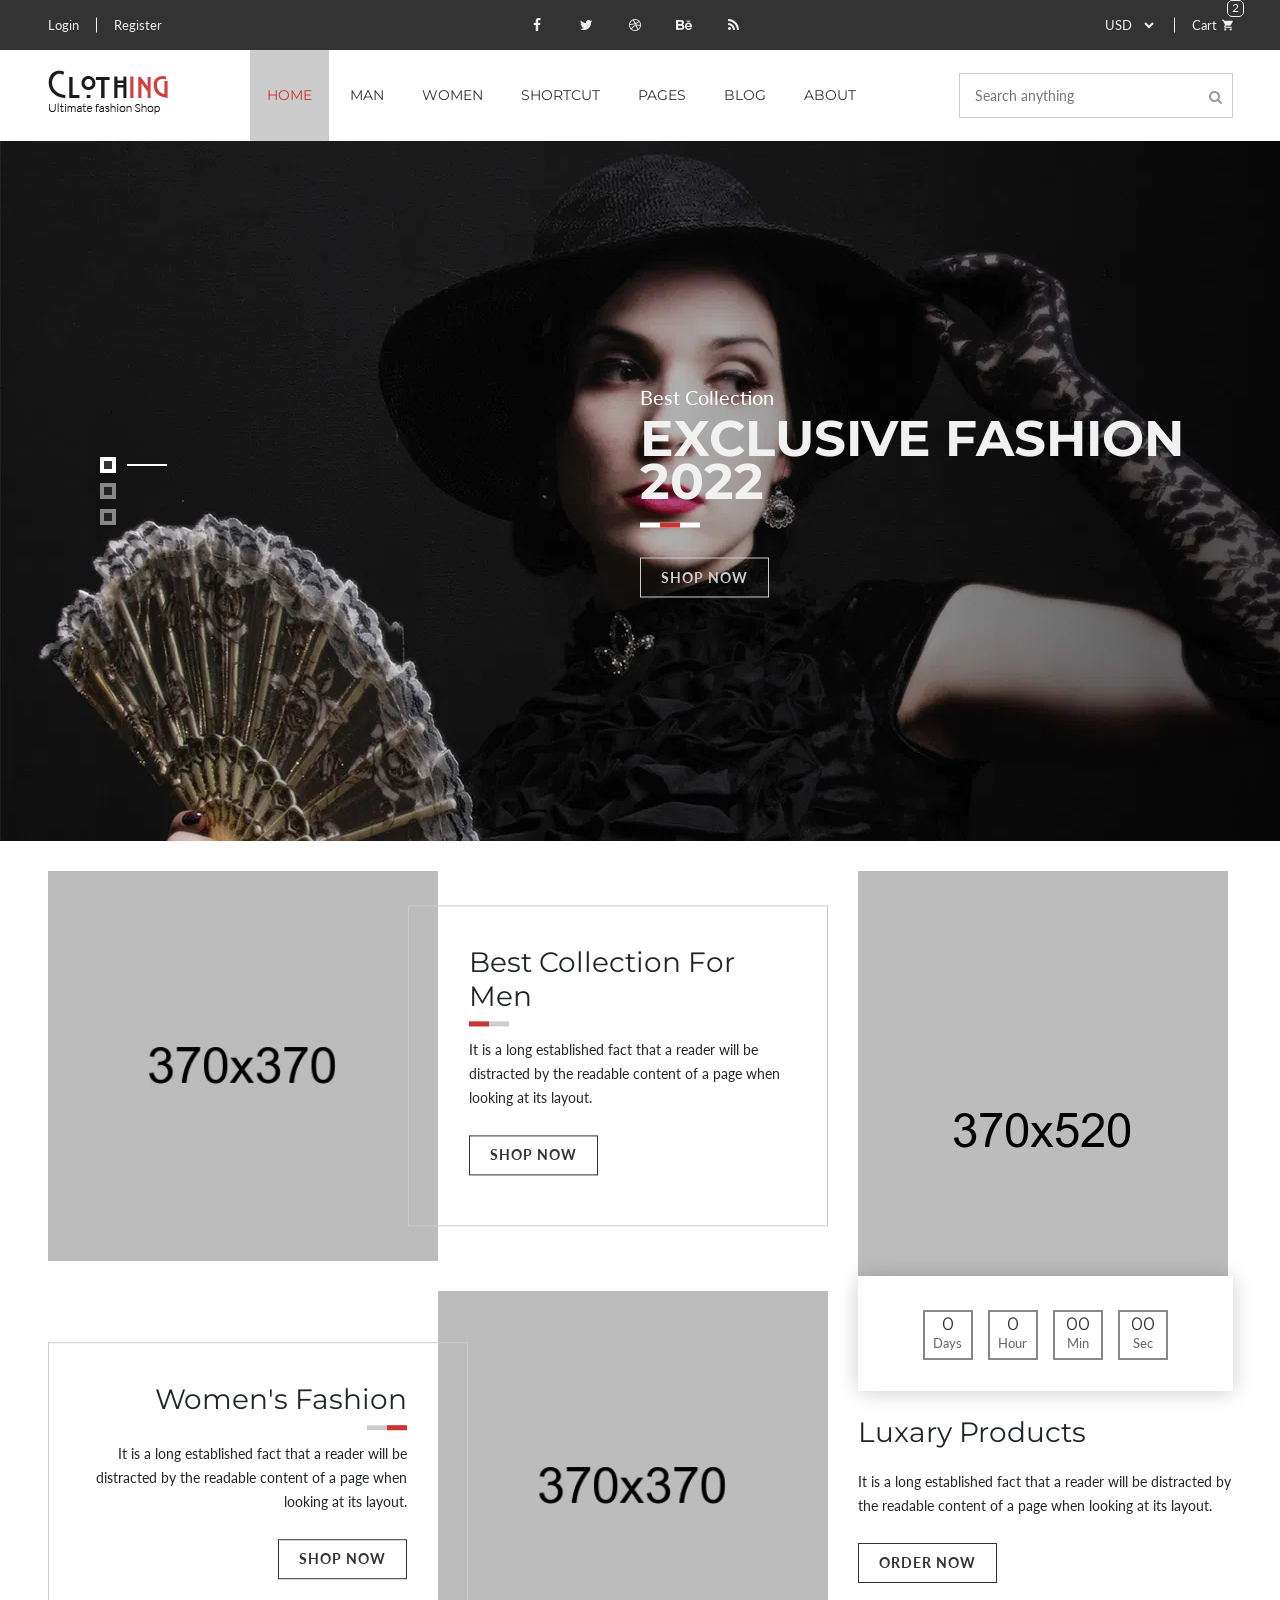
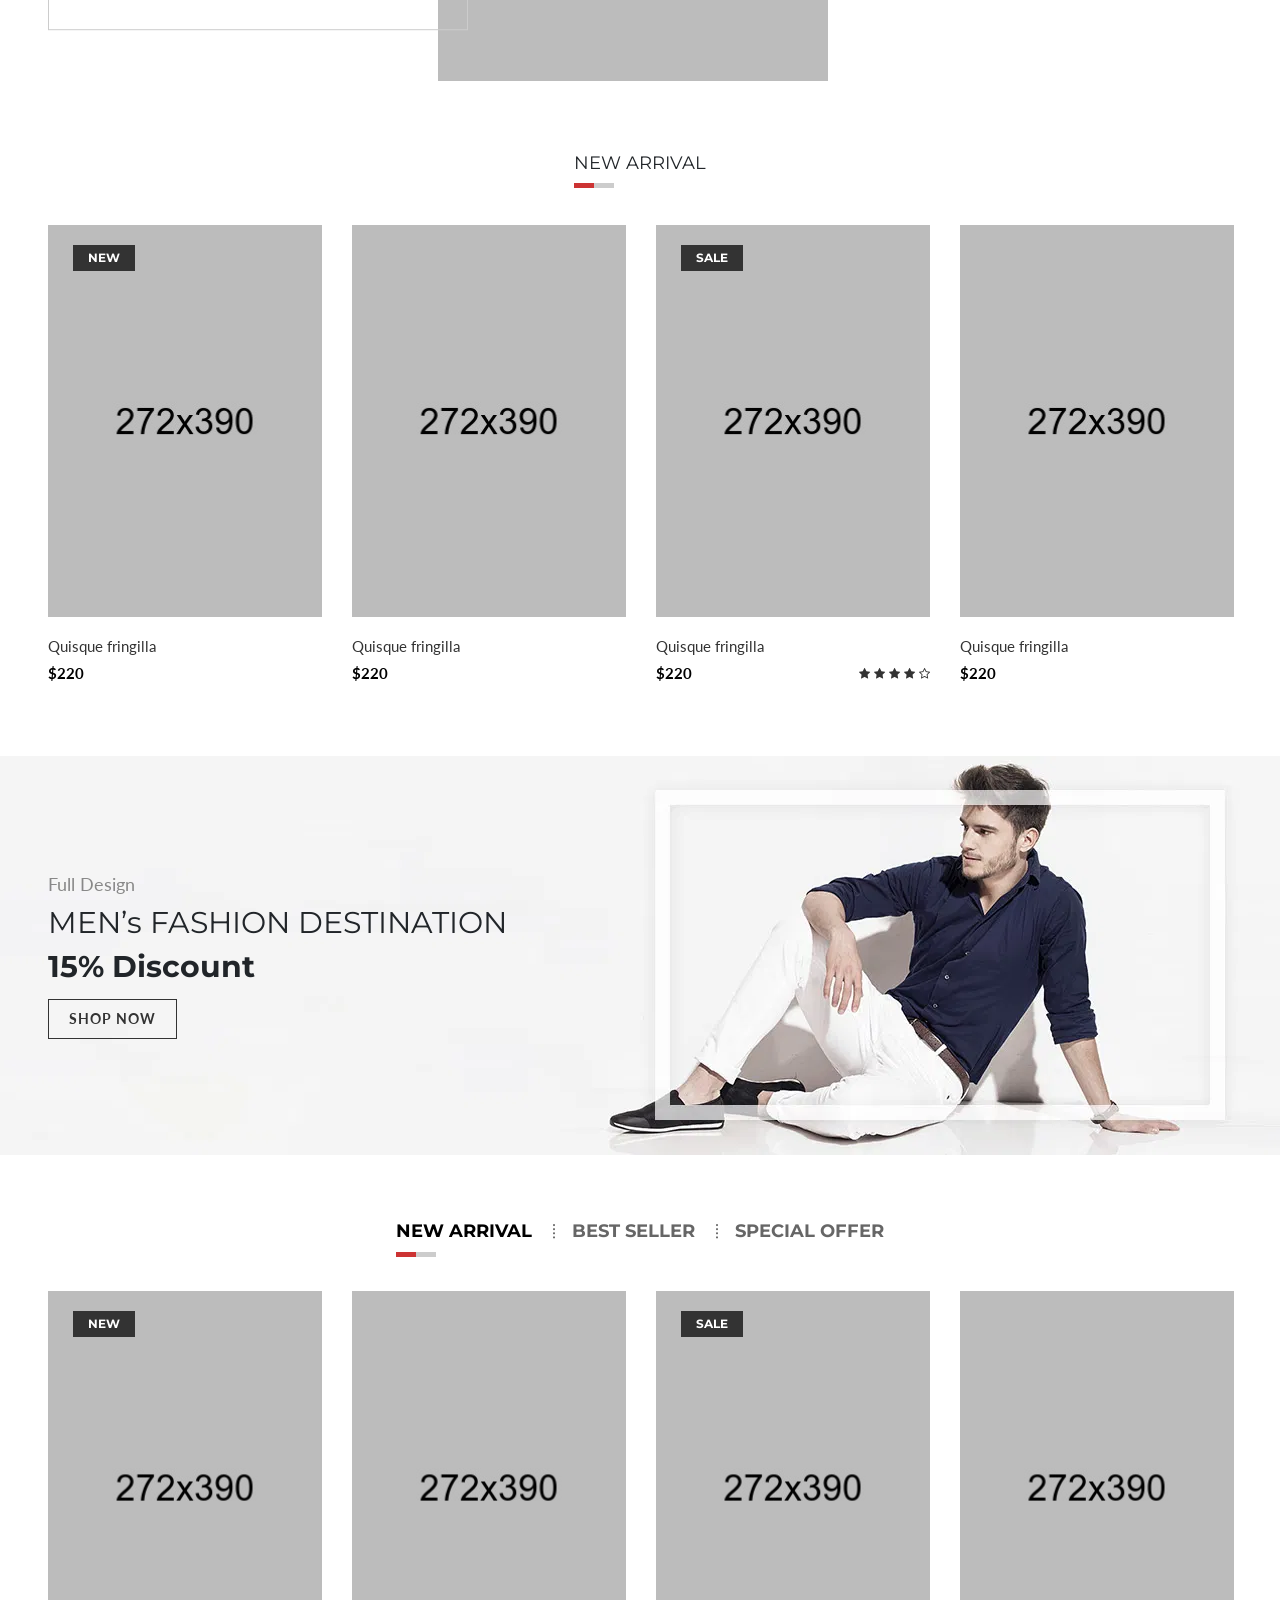
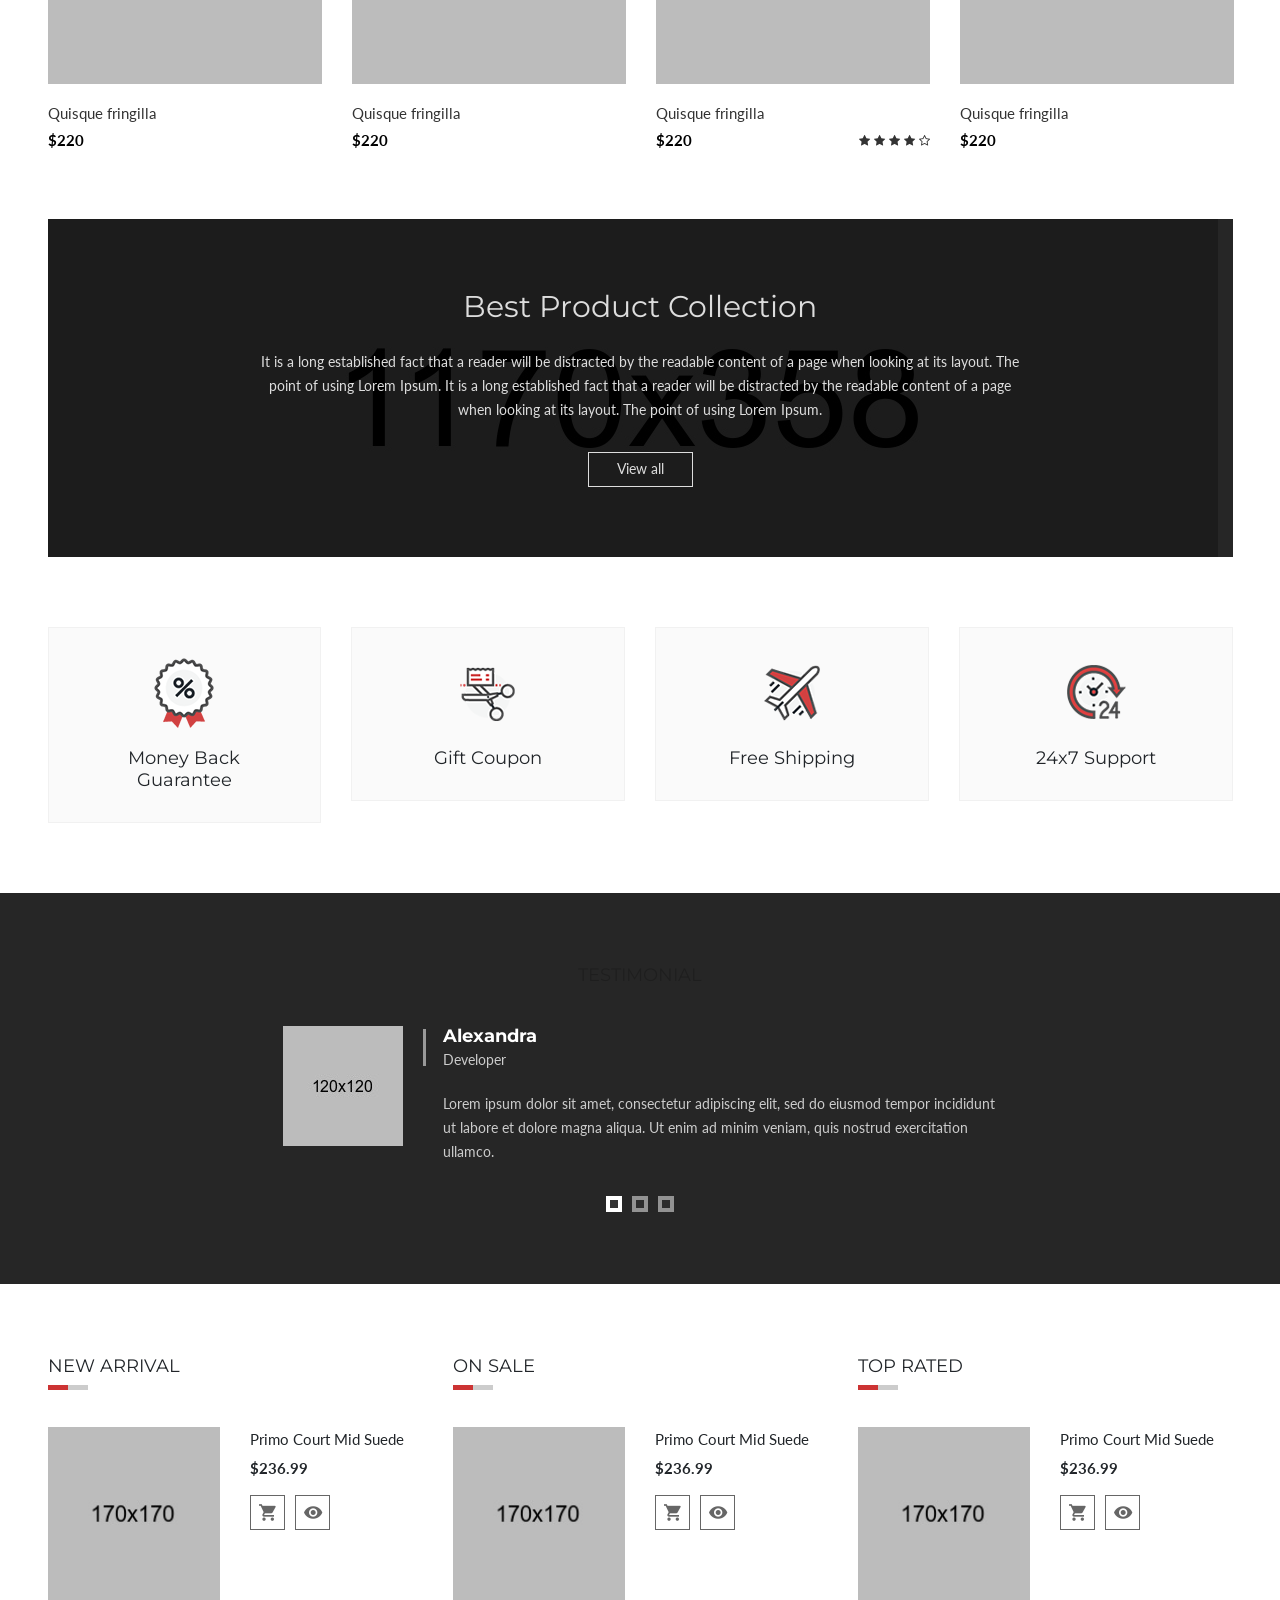
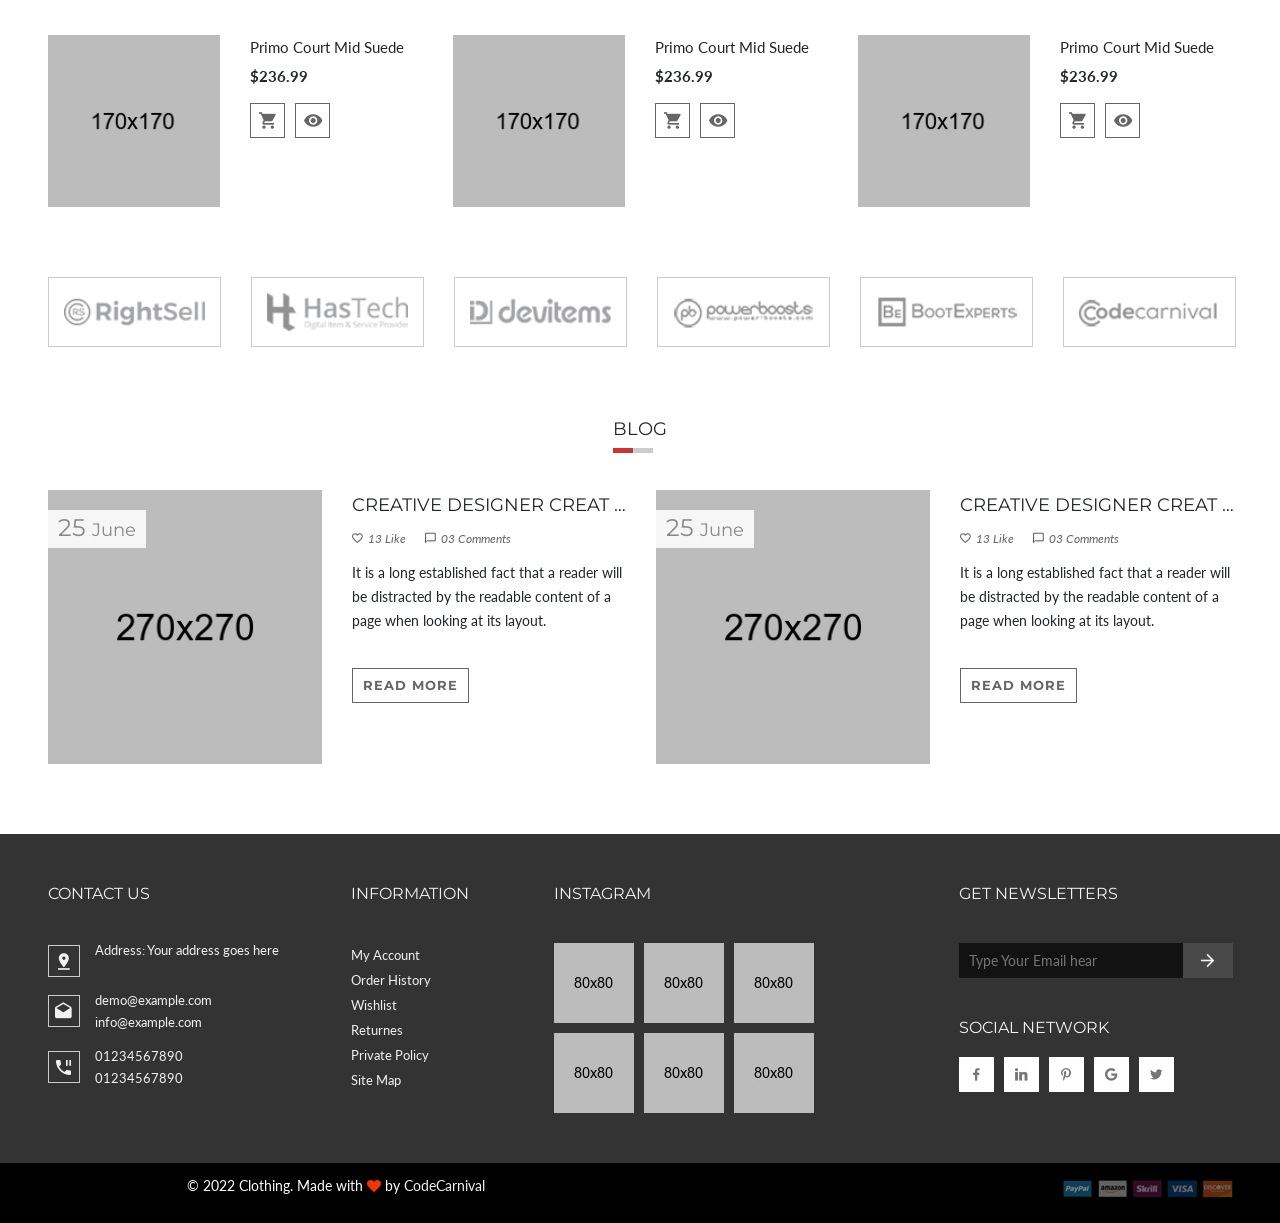
<file: src/main/webapp/index-2.html>
<!doctype html>
<html class="no-js" lang="en">

<head>
    <meta charset="utf-8">
    <meta http-equiv="x-ua-compatible" content="ie=edge">
    <title>Home-02 || Clothing</title>
    <meta name="description" content="Clothing – eCommerce Fashion Template is a clean and elegant design – suitable for selling clothing, fashion, high fashion, men fashion, women fashion, accessories, digital, kids, watches, jewelries, shoes, kids, furniture, sports, tools….. It has a fully responsive width adjusts automatically to any screen size or resolution.">
    <meta name="viewport" content="width=device-width, initial-scale=1">

    <link rel="shortcut icon" type="image/x-icon" href="assets/images/icons/favicon.png">
    <!-- Place favicon.png in the root directory -->

    <!-- All css files are included here. -->
    <!-- Bootstrap fremwork main css -->
    <link rel="stylesheet" href="assets/css/bootstrap.min.css">
    <!-- This core.css file contents all plugings css file. -->
    <link rel="stylesheet" href="assets/css/core.css">
    <!-- Theme shortcodes/elements style -->
    <link rel="stylesheet" href="assets/css/shortcode/shortcodes.css">
    <!-- Theme main style -->
    <link rel="stylesheet" href="assets/style.css">
    <!-- Responsive css -->
    <link rel="stylesheet" href="assets/css/responsive.css">
    <!-- User style -->
    <link rel="stylesheet" href="assets/css/custom.css">  <link rel="stylesheet" href="assets/css/color/skin-default.css">

    
    <!-- Modernizr JS -->
    <script src="assets/js/vendor/modernizr-3.11.2.min.js"></script>
</head>

<body>
    <!--[if lt IE 8]>
        <p class="browserupgrade">You are using an <strong>outdated</strong> browser. Please <a href="http://browsehappy.com/">upgrade your browser</a> to improve your experience.</p>
    <![endif]-->  

    <!-- Body main wrapper start -->
    <div class="wrapper home-two">
       
        <!-- Start of header area -->
        <header class="header-area header-wrapper">
            <div class="header-top-bar black-bg clearfix">
                <div class="container">
                    <div class="row">
                        <div class="col-md-3 col-sm-6 col-6">
                            <div class="login-register-area">
                                <ul>
                                    <li><a href="#">Login</a></li>
                                    <li><a href="#">Register</a></li>
                                </ul>
                            </div>
                        </div>
                        <div class="col-md-6 d-none d-md-block">
                            <div class="social-search-area text-center">
                                <div class="social-icon socile-icon-style-2">
                                    <ul>
                                        <li><a href="#" title="facebook"><i class="fa fa-facebook"></i></a> </li>
                                        <li><a href="#" title="twitter"><i class="fa fa-twitter"></i></a> </li>
                                        <li> <a href="#" title="dribble"><i class="fa fa-dribbble"></i></a></li>
                                        <li> <a href="#" title="behance"><i class="fa fa-behance"></i></a> </li>
                                        <li> <a href="#" title="rss"><i class="fa fa-rss"></i></a> </li>
                                    </ul>
                                </div>
                            </div>
                        </div>
                        <div class="col-md-3 col-sm-6 col-6">
                            <div class="cart-currency-area login-register-area text-end">
                                <ul>
                                    <li>
                                        <div class="header-currency">
                                            <select>
                                                <option value="1">USD</option>
                                                <option value="2">Pound</option>
                                                <option value="3">Euro</option>
                                                <option value="4">Dinar</option>
                                            </select>
                                        </div>
                                    </li>
                                    <li>
                                        <div class="header-cart">
                                            <div class="cart-icon"> <a href="#">Cart<i class="zmdi zmdi-shopping-cart"></i></a>
                                                <span>2</span> </div>
                                            <div class="cart-content-wraper">
                                                <div class="cart-single-wraper">
                                                    <div class="cart-img">
                                                        <a href="#"><img src="assets/images/product/01.jpg" alt=""></a>
                                                    </div>
                                                    <div class="cart-content">
                                                        <div class="cart-name"> <a href="#">Aenean Eu Tristique</a>
                                                        </div>
                                                        <div class="cart-price"> $70.00 </div>
                                                        <div class="cart-qty"> Qty: <span>1</span> </div>
                                                    </div>
                                                    <div class="remove"> <a href="#"><i class="zmdi zmdi-close"></i></a>
                                                    </div>
                                                </div>
                                                <div class="cart-single-wraper">
                                                    <div class="cart-img">
                                                        <a href="#"><img src="assets/images/product/02.jpg" alt=""></a>
                                                    </div>
                                                    <div class="cart-content">
                                                        <div class="cart-name"> <a href="#">Aenean Eu Tristique</a>
                                                        </div>
                                                        <div class="cart-price"> $70.00 </div>
                                                        <div class="cart-qty"> Qty: <span>1</span> </div>
                                                    </div>
                                                    <div class="remove"> <a href="#"><i class="zmdi zmdi-close"></i></a>
                                                    </div>
                                                </div>
                                                <div class="cart-subtotal"> Subtotal: <span>$200.00</span> </div>
                                                <div class="cart-check-btn">
                                                    <div class="view-cart"> <a class="btn-def" href="cart.html">View
                                                            Cart</a> </div>
                                                    <div class="check-btn"> <a class="btn-def" href="checkout.html">Checkout</a>
                                                    </div>
                                                </div>
                                            </div>
                                        </div>
                                    </li>
                                </ul>
                            </div>
                        </div>
                    </div>
                </div>
            </div>
            <div id="sticky-header" class="header-middle-area">
                <div class="container">
                    <div class="full-width-mega-dropdown">
                        <div class="row">
                            <div class="col-md-2">
                                <div class="logo ptb-20"><a href="index.html">
                                        <img src="assets/images/logo/logo.png" alt="main logo"></a>
                                </div>
                            </div>
                            <div class="col-lg-7 col-md-10 d-none d-md-block">
                                <nav id="primary-menu">
                                    <ul class="main-menu">
                                        <li class="current"><a class="active" href="index.html">Home</a>
                                            <ul class="dropdown">
                                                <li><a href="index.html">Home One</a></li>
                                                <li><a class="active" href="index-2.html">Home Two</a></li>
                                                <li><a href="index-boxed-01.html">Home Three (Boxed)</a></li>
                                                <li><a href="index-boxed-02.html">Home Four (Boxed)</a></li>
                                            </ul>
                                        </li>
                                        <li class="mega-parent pos-rltv"><a href="shop.html">Man</a>
                                            <div class="mega-menu-area mma-800">
                                                <ul class="single-mega-item">
                                                    <li class="menu-title uppercase">Shirts</li>
                                                    <li><a href="shop.html">Shirt 01</a></li>
                                                    <li><a href="shop.html">Shirt 02</a></li>
                                                    <li><a href="shop.html">Shirt 03</a></li>
                                                    <li><a href="shop.html">Shirt 04</a></li>
                                                </ul>
                                                <ul class="single-mega-item">
                                                    <li class="menu-title uppercase">Pants</li>
                                                    <li><a href="shop.html">Pant 01</a></li>
                                                    <li><a href="shop.html">Pant 02</a></li>
                                                    <li><a href="shop.html">Pant 03</a></li>
                                                    <li><a href="shop.html">Pant 04</a></li>
                                                </ul>
                                                <ul class="single-mega-item">
                                                    <li class="menu-title uppercase">T-Shirts</li>
                                                    <li><a href="shop.html">T-Shirt 01</a></li>
                                                    <li><a href="shop.html">T-Shirt 02</a></li>
                                                    <li><a href="shop.html">T-Shirt 03</a></li>
                                                    <li><a href="shop.html">T-Shirt 04</a></li>
                                                </ul>
                                                <div class="mega-banner-img">
                                                    <a href="single-product.html"><img src="assets/images/banner/banner-fashion-02.jpg"
                                                            alt=""></a>
                                                </div>
                                            </div>
                                        </li>
                                        <li class="mega-parent pos-rltv"><a href="shop.html">Women</a>
                                            <div class="mega-menu-area mma-700">
                                                <ul class="single-mega-item">
                                                    <li class="menu-title uppercase">Sharees</li>
                                                    <li><a href="shop.html">Sharee 01</a></li>
                                                    <li><a href="shop.html">Sharee 02</a></li>
                                                    <li><a href="shop.html">Sharee 03</a></li>
                                                    <li><a href="shop.html">Sharee 04</a></li>
                                                    <li><a href="shop.html">Sharee 05</a></li>
                                                </ul>
                                                <ul class="single-mega-item">
                                                    <li class="menu-title uppercase">Lahenga</li>
                                                    <li><a href="shop.html">Lahenga 01</a></li>
                                                    <li><a href="shop.html">Lahenga 02</a></li>
                                                    <li><a href="shop.html">Lahenga 03</a></li>
                                                    <li><a href="shop.html">Lahenga 04</a></li>
                                                    <li><a href="shop.html">Lahenga 05</a></li>
                                                </ul>
                                                <ul class="single-mega-item">
                                                    <li class="menu-title uppercase">Sandels</li>
                                                    <li><a href="shop.html">Sandel 01</a></li>
                                                    <li><a href="shop.html">Sandel 02</a></li>
                                                    <li><a href="shop.html">Sandel 03</a></li>
                                                    <li><a href="shop.html">Sandel 04</a></li>
                                                    <li><a href="shop.html">Sandel 05</a></li>
                                                </ul>
                                                <div class="mega-banner-img">
                                                    <a href="single-product.html"><img src="assets/images/banner/banner-fashion.jpg"
                                                            alt=""></a>
                                                </div>
                                            </div>
                                        </li>
                                        <li class="mega-parent"><a href="shop.html">Shortcut</a>
                                            <div class="mega-menu-area mma-970">
                                                <ul class="single-mega-item">
                                                    <li class="menu-title uppercase">Shortcode-01</li>
                                                    <li><a href="shortcode-banner.html" >shortcode-banner</a>
                                                    </li>
                                                    <li><a href="shortcode-best-top-on-sale-slider.html"
                                                            >too-on-sale</a></li>
                                                    <li><a href="shortcode-blog-item.html" >Short Blog
                                                            Item</a></li>
                                                    <li><a href="shortcode-brand-prodcut.html" >Brand
                                                            Product</a></li>
                                                    <li><a href="shortcode-brand-slider.html" >Brand
                                                            Slider</a></li>
                                                </ul>
                                                <ul class="single-mega-item">
                                                    <li class="menu-title uppercase">Shortcode-02</li>
                                                    <li><a href="shortcode-breadcrumb.html" >Breadcrumb</a></li>
                                                    <li><a href="shortcode-related-product.html" >Related
                                                            Product</a></li>
                                                    <li><a href="shortcode-service.html" >Service</a>
                                                    </li>
                                                    <li><a href="shortcode-skill.html" >Skill</a></li>
                                                    <li><a href="shortcode-slider.html" >Slider</a></li>
                                                </ul>
                                                <ul class="single-mega-item">
                                                    <li class="menu-title uppercase">Shortcode-03</li>
                                                    <li><a href="shortcode-team.html" >Team</a></li>
                                                    <li><a href="shortcode-testimonial.html" >Testimonial</a>
                                                    </li>
                                                    <li><a href="shortcode-why-choose-us.html" >Why
                                                            Choose Us</a></li>
                                                </ul>
                                            </div>
                                        </li>
                                        <li class="mega-parent"><a href="index.html">Pages</a>
                                            <div class="mega-menu-area mma-970">
                                                <ul class="single-mega-item coloum-4">
                                                    <li class="menu-title uppercase">Pages-01</li>
                                                    <li><a href="about-us.html" >About-us</a></li>
                                                    <li><a href="blog.html" >Blog</a></li>
                                                    <li><a href="blog-right.html" >Blog-Right</a></li>
                                                    <li><a href="single-blog.html" >Single Blog</a></li>
                                                    <li><a href="single-blog-right.html" >Single Blog
                                                            Right</a></li>
                                                    <li><a href="blog-full.html" >Blog-Fullwidth</a></li>
                                                </ul>
                                                <ul class="single-mega-item coloum-4">
                                                    <li class="menu-title uppercase">pages-02</li>
                                                    <li><a href="blog-full-right.html" >Blog Ful
                                                            Rightl</a></li>
                                                    <li><a href="cart.html" >Cart</a></li>
                                                    <li><a href="checkout.html" >Checkout</a></li>
                                                    <li><a href="compare.html" >Compare</a></li>
                                                    <li><a href="complete-order.html" >Complete Order</a>
                                                    </li>
                                                    <li><a href="contact-us.html" >Contact US</a></li>
                                                </ul>
                                                <ul class="single-mega-item coloum-4">
                                                    <li class="menu-title uppercase">pages-03</li>
                                                    <li><a href="login.html" >Login</a></li>
                                                    <li><a href="my-account.html" >My Account</a></li>
                                                    <li><a href="shop-full-grid.html" >Shop Full Grid</a>
                                                    </li>
                                                    <li><a href="shop-full-list.html" >Shop Full List</a>
                                                    </li>
                                                    <li><a href="shop-list-right-sidebar.html" >Shop List
                                                            Right</a></li>
                                                    <li><a href="shop-list.html" >Shop List</a></li>
                                                </ul>
                                                <ul class="single-mega-item coloum-4">
                                                    <li class="menu-title uppercase">pages-03</li>
                                                    <li><a href="shop-right-sidebar.html" >Shop Right</a>
                                                    </li>
                                                    <li><a href="shop.html" >Shop</a></li>
                                                    <li><a href="single-product.html" >Single Prodcut</a>
                                                    </li>
                                                    <li><a href="wishlist.html" >Wishlist</a></li>
                                                    <li><a href="faq.html" >FAQ</a></li>
                                                </ul>
                                            </div>
                                        </li>
                                        <li><a href="blog.html">BLOG</a></li>
                                        <li><a href="about-us.html">ABOUT</a></li>
                                    </ul>
                                </nav>
                            </div>
                            <div class="col-lg-3 d-none d-lg-block">
                                <div class="search-box global-table">
                                    <div class="global-row">
                                        <div class="global-cell">
                                            <form action="#">
                                                <div class="input-box">
                                                    <input class="single-input" placeholder="Search anything" type="text">
                                                    <button class="src-btn"><i class="fa fa-search"></i></button>
                                                </div>
                                            </form>
                                        </div>
                                    </div>
                                </div>
                            </div>
        
                            <!-- mobile-menu-area start -->
                            <div class="mobile-menu-area">
                                <div class="container">
                                    <div class="row">
                                        <div class="col-lg-12">
                                            <nav id="dropdown">
                                                <ul>
                                                    <li><a href="index.html">Home</a>
                                                        <ul>
                                                            <li><a class="active" href="index.html">Home One</a></li>
                                                            <li><a href="index-2.html">Home Two</a></li>
                                                            <li><a href="index-boxed-01.html">Home Three (Boxed)</a>
                                                            </li>
                                                            <li><a href="index-boxed-02.html">Home Four (Boxed)</a></li>
                                                        </ul>
                                                    </li>
                                                    <li><a href="shop.html">Man</a>
                                                        <ul class="single-mega-item">
                                                            <li><a href="shop.html">Shirt 01</a></li>
                                                            <li><a href="shop.html">Shirt 02</a></li>
                                                            <li><a href="shop.html">Shirt 03</a></li>
                                                            <li><a href="shop.html">Shirt 04</a></li>
                                                            <li><a href="shop.html">Pant 01</a></li>
                                                            <li><a href="shop.html">Pant 02</a></li>
                                                            <li><a href="shop.html">Pant 03</a></li>
                                                            <li><a href="shop.html">Pant 04</a></li>
                                                            <li><a href="shop.html">T-Shirt 01</a></li>
                                                            <li><a href="shop.html">T-Shirt 02</a></li>
                                                            <li><a href="shop.html">T-Shirt 03</a></li>
                                                            <li><a href="shop.html">T-Shirt 04</a></li>
                                                        </ul>
                                                    </li>
                                                    <li><a href="shop.html">Shop</a>
                                                        <ul class="single-mega-item">
                                                            <li><a href="shop.html">Sharee 01</a></li>
                                                            <li><a href="shop.html">Sharee 02</a></li>
                                                            <li><a href="shop.html">Sharee 03</a></li>
                                                            <li><a href="shop.html">Sharee 04</a></li>
                                                            <li><a href="shop.html">Sharee 05</a></li>
                                                            <li><a href="shop.html">Lahenga 01</a></li>
                                                            <li><a href="shop.html">Lahenga 02</a></li>
                                                            <li><a href="shop.html">Lahenga 03</a></li>
                                                            <li><a href="shop.html">Lahenga 04</a></li>
                                                            <li><a href="shop.html">Lahenga 05</a></li>
                                                            <li><a href="shop.html">Sandel 01</a></li>
                                                            <li><a href="shop.html">Sandel 02</a></li>
                                                            <li><a href="shop.html">Sandel 03</a></li>
                                                            <li><a href="shop.html">Sandel 04</a></li>
                                                            <li><a href="shop.html">Sandel 05</a></li>
                                                        </ul>
                                                    </li>
                                                    <li><a href="#">Shortcode</a>
                                                        <ul class="single-mega-item">
                                                            <li><a href="shortcode-banner.html"
                                                                    >shortcode-banner</a></li>
                                                            <li><a href="shortcode-best-top-on-sale-slider.html"
                                                                    >too-on-sale</a></li>
                                                            <li><a href="shortcode-blog-item.html" >Short
                                                                    Blog Item</a></li>
                                                            <li><a href="shortcode-brand-prodcut.html" >Brand
                                                                    Product</a></li>
                                                            <li><a href="shortcode-brand-slider.html" >Brand
                                                                    Slider</a></li>
        
                                                            <li><a href="shortcode-breadcrumb.html"
                                                                    >Breadcrumb</a></li>
                                                            <li><a href="shortcode-related-product.html" >Related
                                                                    Product</a></li>
                                                            <li><a href="shortcode-service.html" >Service</a>
                                                            </li>
                                                            <li><a href="shortcode-skill.html" >Skill</a>
                                                            </li>
                                                            <li><a href="shortcode-slider.html" >Slider</a></li>
        
                                                            <li><a href="shortcode-team.html" >Team</a>
                                                            </li>
                                                            <li><a href="shortcode-testimonial.html"
                                                                    >Testimonial</a></li>
                                                            <li><a href="shortcode-why-choose-us.html" >Why
                                                                    Choose Us</a></li>
                                                        </ul>
                                                    </li>
                                                    <li> <a href="#">Pages</a>
                                                        <ul class="single-mega-item coloum-4">
                                                            <li><a href="about-us.html" >About-us</a>
                                                            </li>
                                                            <li><a href="blog.html" >Blog</a></li>
                                                            <li><a href="blog-right.html" >Blog-Right</a>
                                                            </li>
                                                            <li><a href="single-blog.html" >Single
                                                                    Blog</a></li>
                                                            <li><a href="single-blog-right.html" >Single
                                                                    Blog Right</a></li>
                                                            <li><a href="blog-full.html" >Blog-Fullwidth</a></li>
                                                            <li class="menu-title uppercase">pages-02</li>
                                                            <li><a href="blog-full-right.html" >Blog Ful
                                                                    Rightl</a></li>
                                                            <li><a href="cart.html" >Cart</a></li>
                                                            <li><a href="checkout.html" >Checkout</a>
                                                            </li>
                                                            <li><a href="compare.html" >Compare</a></li>
                                                            <li><a href="complete-order.html" >Complete
                                                                    Order</a></li>
                                                            <li><a href="contact-us.html" >Contact US</a>
                                                            </li>
                                                            <li class="menu-title uppercase">pages-03</li>
                                                            <li><a href="login.html" >Login</a></li>
                                                            <li><a href="my-account.html" >My Account</a>
                                                            </li>
                                                            <li><a href="shop-full-grid.html" >Shop Full
                                                                    Grid</a></li>
                                                            <li><a href="shop-full-list.html" >Shop Full
                                                                    List</a></li>
                                                            <li><a href="shop-list-right-sidebar.html" >Shop List
                                                                    Right</a></li>
                                                            <li><a href="shop-list.html" >Shop List</a>
                                                            </li>
                                                            <li class="menu-title uppercase">pages-03</li>
                                                            <li><a href="shop-right-sidebar.html" >Shop
                                                                    Right</a></li>
                                                            <li><a href="shop.html" >Shop</a></li>
                                                            <li><a href="single-product.html" >Single
                                                                    Prodcut</a></li>
                                                            <li><a href="wishlist.html" >Wishlist</a>
                                                            </li>
                                                        </ul>
                                                    </li>
                                                    <li><a href="about-us.html">about</a></li>
                                                </ul>
                                            </nav>
                                        </div>
                                    </div>
                                </div>
                            </div>
                            <!--mobile menu area end-->
                        </div>
                    </div>
                </div>
            </div>
        </header>
        <!-- End of header area -->
        
        <!--slider area start-->
        <div class="slider-area pos-rltv carosule-pagi cp-line">
            <div class="active-slider">
                <div class="single-slider pos-rltv">
                    <div class="slider-img"><img src="assets/images/slider/slider02.jpg" alt=""></div>
                    <div class="slider-content pos-abs">
                        <h4>Best Collection</h4>
                        <h1 class="uppercase pos-rltv underline">exclusive Fashion 2022</h1>
                        <a href="#" class="btn-def btn-white">Shop Now</a>
                    </div>
                </div>
                <div class="single-slider pos-rltv">
                    <div class="slider-img"><img src="assets/images/slider/slider01.jpg" alt=""></div>
                    <div class="slider-content pos-abs">
                        <h4>Best Collection</h4>
                        <h1 class="uppercase pos-rltv underline">exclusive Fashion 2022</h1>
                        <a href="#" class="btn-def btn-white">Shop Now</a>
                    </div>
                </div>
                <div class="single-slider pos-rltv">
                    <div class="slider-img"><img src="assets/images/slider/slider02.jpg" alt=""></div>
                    <div class="slider-content pos-abs">
                        <h4>Best Collection</h4>
                        <h1 class="uppercase pos-rltv underline">exclusive Fashion 2022</h1>
                        <a href="#" class="btn-def btn-white">Shop Now</a>
                    </div>
                </div>
            </div>
        </div>
        <!--slider area start-->

        <!--banner-area-are-start-->
        <div class="banner-area mt-30">
            <div class="container">
                <div class="row">
                    <div class="col-lg-8">
                        <div class="banner-area-left ">
                           <div class="banner-single pos-rltv fix mb-30">
                                <div class="banner-img"> 
                                    <img src="assets/images/product/banner-01.jpg" alt="">
                                </div>
                                <div class="banner-content">
                                    <div class="heading-title big-title heading-style pos-rltv">
                                        <h3 class=""><a href="#">Best Collection For Men</a></h3> 
                                    </div>
                                    <p>It is a long established fact that a reader will be distracted by the readable content of a page when looking at its layout. </p> <a href="#" class="btn-def" tabindex="0">Shop Now</a> 
                                </div>
                           </div>
                           <div class="banner-single pos-rltv fix">
                                <div class="banner-img left-type"> 
                                    <img src="assets/images/product/banner-02.jpg" alt="">
                                </div>
                                <div class="banner-content left-type">
                                    <div class="heading-title big-title heading-style pos-rltv">
                                        <h3 class=""><a href="#">Women's Fashion</a></h3> 
                                    </div>
                                    <p>It is a long established fact that a reader will be distracted by the readable content of a page when looking at its layout. </p> <a href="#" class="btn-def" tabindex="0">Shop Now</a> 
                                </div>
                           </div>
                        </div>
                    </div>
                    <div class="col-lg-4 d-md-none d-block d-lg-block">
                        <div class="banner-img-2 pos-rltv"> <img src="assets/images/product/banner-03.jpg" alt="">
                            <div class="banner-timer shadow-box-2">
                                <div class="timer-wraper text-center">
                                    <div class="timer timr-2">
                                        <div data-countdown="2023/02/01"></div>
                                    </div>
                                </div>
                            </div>
                        </div>
                        <div class="banner-content-2 mt-25">
                            <div class="heading-title big-title">
                                <h3 class=""><a href="#">Luxary Products</a></h3> 
                            </div>
                            <p>It is a long established fact that a reader will be distracted by the readable content of a page when looking at its layout. </p>
                            <a href="#" class="btn-def" tabindex="0">Order Now</a>
                        </div>
                    </div>
                </div>
            </div>
        </div>
        <!--banner-area-are-end-->
   
        <!--new arrival area start-->
        <div class="new-arrival-area pt-70">
            <div class="container">
                <div class="row">
                    <div class="col-lg-12 text-center">
                        <div class="heading-title heading-style pos-rltv mb-50 text-center">
                            <h5 class="uppercase">New Arrival</h5>
                        </div>
                        <div class="total-new-arrival new-arrival-slider-active carsoule-btn">
                            <div class="product-item">
                                <!-- single product start-->
                                <div class="single-product">
                                    <div class="product-img">
                                        <div class="product-label">
                                            <div class="new">New</div>
                                        </div>
                                        <div class="single-prodcut-img  product-overlay pos-rltv">
                                            <a href="single-product.html"> <img alt="" src="assets/images/product/01.jpg"
                                                    class="primary-image"> <img alt="" src="assets/images/product/02.jpg"
                                                    class="secondary-image"> </a>
                                        </div>
                                        <div class="product-icon socile-icon-tooltip text-center">
                                            <ul>
                                                <li><a href="#" data-tooltip="Add To Cart" class="add-cart"
                                                        data-placement="left"><i class="fa fa-cart-plus"></i></a></li>
                                                <li><a href="#" data-tooltip="Wishlist" class="w-list"><i
                                                            class="fa fa-heart-o"></i></a></li>
                                                <li><a href="#" data-tooltip="Compare" class="cpare"><i
                                                            class="fa fa-refresh"></i></a></li>
                                                <li><a href="#" data-tooltip="Quick View" class="q-view" data-bs-toggle="modal"
                                                        data-bs-target=".modal"><i class="fa fa-eye"></i></a></li>
                                            </ul>
                                        </div>
                                    </div>
                                    <div class="product-text">
                                        <div class="prodcut-name"> <a href="single-product.html">Quisque fringilla</a>
                                        </div>
                                        <div class="prodcut-ratting-price">
                                            <div class="prodcut-price">
                                                <div class="new-price"> $220 </div>
                                            </div>
                                        </div>
                                    </div>
                                </div>
                                <!-- single product end-->
                            </div>
                            <div class="product-item">
                                <!-- single product start-->
                                <div class="single-product">
                                    <div class="product-img">
                                        <div class="single-prodcut-img  product-overlay pos-rltv">
                                            <a href="single-product.html"> <img alt="" src="assets/images/product/03.jpg"
                                                    class="primary-image"> <img alt="" src="assets/images/product/04.jpg"
                                                    class="secondary-image"> </a>
                                        </div>
                                        <div class="product-icon socile-icon-tooltip text-center">
                                            <ul>
                                                <li><a href="#" data-tooltip="Add To Cart" class="add-cart"
                                                        data-placement="left"><i class="fa fa-cart-plus"></i></a></li>
                                                <li><a href="#" data-tooltip="Wishlist" class="w-list"><i
                                                            class="fa fa-heart-o"></i></a></li>
                                                <li><a href="#" data-tooltip="Compare" class="cpare"><i
                                                            class="fa fa-refresh"></i></a></li>
                                                <li><a href="#" data-tooltip="Quick View" class="q-view" data-bs-toggle="modal"
                                                        data-bs-target=".modal"><i class="fa fa-eye"></i></a></li>
                                            </ul>
                                        </div>
                                    </div>
                                    <div class="product-text">
                                        <div class="prodcut-name"> <a href="single-product.html">Quisque fringilla</a>
                                        </div>
                                        <div class="prodcut-ratting-price">
                                            <div class="prodcut-price">
                                                <div class="new-price"> $220 </div>
                                            </div>
                                        </div>
                                    </div>
                                </div>
                                <!-- single product end-->
                            </div>
                            <div class="product-item">
                                <!-- single product start-->
                                <div class="single-product">
                                    <div class="product-img">
                                        <div class="product-label">
                                            <div class="new">Sale</div>
                                        </div>
                                        <div class="single-prodcut-img  product-overlay pos-rltv">
                                            <a href="single-product.html"> <img alt="" src="assets/images/product/02.jpg"
                                                    class="primary-image"> <img alt="" src="assets/images/product/03.jpg"
                                                    class="secondary-image"> </a>
                                        </div>
                                        <div class="product-icon socile-icon-tooltip text-center">
                                            <ul>
                                                <li><a href="#" data-tooltip="Add To Cart" class="add-cart"
                                                        data-placement="left"><i class="fa fa-cart-plus"></i></a></li>
                                                <li><a href="#" data-tooltip="Wishlist" class="w-list"><i
                                                            class="fa fa-heart-o"></i></a></li>
                                                <li><a href="#" data-tooltip="Compare" class="cpare"><i
                                                            class="fa fa-refresh"></i></a></li>
                                                <li><a href="#" data-tooltip="Quick View" class="q-view" data-bs-toggle="modal"
                                                        data-bs-target=".modal"><i class="fa fa-eye"></i></a></li>
                                            </ul>
                                        </div>
                                    </div>
                                    <div class="product-text">
                                        <div class="prodcut-name"> <a href="single-product.html">Quisque fringilla</a>
                                        </div>
                                        <div class="prodcut-ratting-price">
                                            <div class="prodcut-ratting">
                                                <a href="#"><i class="fa fa-star"></i></a>
                                                <a href="#"><i class="fa fa-star"></i></a>
                                                <a href="#"><i class="fa fa-star"></i></a>
                                                <a href="#"><i class="fa fa-star"></i></a>
                                                <a href="#"><i class="fa fa-star-o"></i></a>
                                            </div>
                                            <div class="prodcut-price">
                                                <div class="new-price"> $220 </div>
                                            </div>
                                        </div>
                                    </div>
                                </div>
                                <!-- single product end-->
                            </div>
                            <div class="product-item">
                                <!-- single product start-->
                                <div class="single-product">
                                    <div class="product-img">
                                        <div class="single-prodcut-img  product-overlay pos-rltv">
                                            <a href="single-product.html"> <img alt="" src="assets/images/product/04.jpg"
                                                    class="primary-image"> <img alt="" src="assets/images/product/03.jpg"
                                                    class="secondary-image"> </a>
                                        </div>
                                        <div class="product-icon socile-icon-tooltip text-center">
                                            <ul>
                                                <li><a href="#" data-tooltip="Add To Cart" class="add-cart"
                                                        data-placement="left"><i class="fa fa-cart-plus"></i></a></li>
                                                <li><a href="#" data-tooltip="Wishlist" class="w-list"><i
                                                            class="fa fa-heart-o"></i></a></li>
                                                <li><a href="#" data-tooltip="Compare" class="cpare"><i
                                                            class="fa fa-refresh"></i></a></li>
                                                <li><a href="#" data-tooltip="Quick View" class="q-view" data-bs-toggle="modal"
                                                        data-bs-target=".modal"><i class="fa fa-eye"></i></a></li>
                                            </ul>
                                        </div>
                                    </div>
                                    <div class="product-text">
                                        <div class="prodcut-name"> <a href="single-product.html">Quisque fringilla</a>
                                        </div>
                                        <div class="prodcut-ratting-price">
                                            <div class="prodcut-price">
                                                <div class="new-price"> $220 </div>
                                            </div>
                                        </div>
                                    </div>
                                </div>
                                <!-- single product end-->
                            </div>
                            <div class="product-item">
                                <!-- single product start-->
                                <div class="single-product">
                                    <div class="product-img">
                                        <div class="single-prodcut-img  product-overlay pos-rltv">
                                            <a href="single-product.html"> <img alt="" src="assets/images/product/05.jpg"
                                                    class="primary-image"> <img alt="" src="assets/images/product/06.jpg"
                                                    class="secondary-image"> </a>
                                        </div>
                                        <div class="product-icon socile-icon-tooltip text-center">
                                            <ul>
                                                <li><a href="#" data-tooltip="Add To Cart" class="add-cart"
                                                        data-placement="left"><i class="fa fa-cart-plus"></i></a></li>
                                                <li><a href="#" data-tooltip="Wishlist" class="w-list"><i
                                                            class="fa fa-heart-o"></i></a></li>
                                                <li><a href="#" data-tooltip="Compare" class="cpare"><i
                                                            class="fa fa-refresh"></i></a></li>
                                                <li><a href="#" data-tooltip="Quick View" class="q-view" data-bs-toggle="modal"
                                                        data-bs-target=".modal"><i class="fa fa-eye"></i></a></li>
                                            </ul>
                                        </div>
                                    </div>
                                    <div class="product-text">
                                        <div class="prodcut-name"> <a href="single-product.html">Quisque fringilla</a>
                                        </div>
                                        <div class="prodcut-ratting-price">
                                            <div class="prodcut-ratting">
                                                <a href="#"><i class="fa fa-star"></i></a>
                                                <a href="#"><i class="fa fa-star"></i></a>
                                                <a href="#"><i class="fa fa-star"></i></a>
                                                <a href="#"><i class="fa fa-star"></i></a>
                                                <a href="#"><i class="fa fa-star-o"></i></a> </div>
                                            <div class="prodcut-price">
                                                <div class="new-price"> $220 </div>
                                                <div class="old-price"> <del>$250</del> </div>
                                            </div>
                                        </div>
                                    </div>
                                </div>
                                <!-- single product end-->
                            </div>
                        </div>
                    </div>
                </div>
            </div>
        </div>
        <!--new arrival area end-->
        
        <!--fashion banner area start-->
        <div class="fashion-banner mt-70">
            <div class="container">
                <div class="row">
                    <div class="col-lg-12">
                       <div class="fashoin-banner-content">
                           <p>Full Design</p>
                            <h3>MEN’s FASHION DESTINATION</h3>
                            <h3 class="font-bold mtb-20">15% Discount</h3>
                            <a href="#" class="btn-def" tabindex="0">Shop Now</a> 
                       </div>
                    </div>
                </div>
            </div>
        </div>
        <!--fashion banner area end-->
        
        <!--discunt-featured-onsale-area start -->
        <div class="discunt-featured-onsale-area pt-60">
            <div class="container">
                <div class="row">
                    <div class="col-lg-12">
                        <div class="product-area tab-cars-style">
                            <div class="title-tab-product-category">
                                <div class="col-lg-12 text-center">
                                    <ul class="nav mb-40 heading-style-2" role="tablist">
                                        <li role="presentation"><a class="active" href="#newarrival" aria-controls="newarrival"
                                                role="tab" data-bs-toggle="tab">New Arrival</a>
                                        </li>
                                        <li role="presentation"><a href="#bestsellr" aria-controls="bestsellr" role="tab"
                                                data-bs-toggle="tab">Best Seller</a></li>
                                        <li role="presentation"><a href="#specialoffer" aria-controls="specialoffer" role="tab"
                                                data-bs-toggle="tab">Special Offer</a></li>
                                    </ul>
                                </div>
                            </div>
                            <div class="content-tab-product-category">
                                <!-- Tab panes -->
                                <div class="tab-content">
                                    <div role="tabpanel" class="tab-pane fade in active" id="newarrival">
                                        <div class="total-new-arrival new-arrival-slider-active carsoule-btn">
                                            <div class="product-item">
                                                <!-- single product start-->
                                                <div class="single-product">
                                                    <div class="product-img">
                                                        <div class="product-label">
                                                            <div class="new">New</div>
                                                        </div>
                                                        <div class="single-prodcut-img  product-overlay pos-rltv">
                                                            <a href="single-product.html"> <img alt=""
                                                                    src="assets/images/product/01.jpg" class="primary-image">
                                                                <img alt="" src="assets/images/product/02.jpg" class="secondary-image">
                                                            </a>
                                                        </div>
                                                        <div class="product-icon socile-icon-tooltip text-center">
                                                            <ul>
                                                                <li><a href="#" data-tooltip="Add To Cart" class="add-cart"
                                                                        data-placement="left"><i
                                                                            class="fa fa-cart-plus"></i></a></li>
                                                                <li><a href="#" data-tooltip="Wishlist" class="w-list"><i
                                                                            class="fa fa-heart-o"></i></a>
                                                                </li>
                                                                <li><a href="#" data-tooltip="Compare" class="cpare"><i
                                                                            class="fa fa-refresh"></i></a></li>
                                                                <li><a href="#" data-tooltip="Quick View" class="q-view"
                                                                        data-bs-toggle="modal" data-bs-target=".modal"><i
                                                                            class="fa fa-eye"></i></a></li>
                                                            </ul>
                                                        </div>
                                                    </div>
                                                    <div class="product-text">
                                                        <div class="prodcut-name"> <a href="single-product.html">Quisque
                                                                fringilla</a> </div>
                                                        <div class="prodcut-ratting-price">
                                                            <div class="prodcut-price">
                                                                <div class="new-price"> $220 </div>
                                                            </div>
                                                        </div>
                                                    </div>
                                                </div>
                                                <!-- single product end-->
                                            </div>
                                            <div class="product-item">
                                                <!-- single product start-->
                                                <div class="single-product">
                                                    <div class="product-img">
                                                        <div class="single-prodcut-img  product-overlay pos-rltv">
                                                            <a href="single-product.html"> <img alt=""
                                                                    src="assets/images/product/03.jpg" class="primary-image">
                                                                <img alt="" src="assets/images/product/04.jpg" class="secondary-image">
                                                            </a>
                                                        </div>
                                                        <div class="product-icon socile-icon-tooltip text-center">
                                                            <ul>
                                                                <li><a href="#" data-tooltip="Add To Cart" class="add-cart"
                                                                        data-placement="left"><i
                                                                            class="fa fa-cart-plus"></i></a></li>
                                                                <li><a href="#" data-tooltip="Wishlist" class="w-list"><i
                                                                            class="fa fa-heart-o"></i></a>
                                                                </li>
                                                                <li><a href="#" data-tooltip="Compare" class="cpare"><i
                                                                            class="fa fa-refresh"></i></a></li>
                                                                <li><a href="#" data-tooltip="Quick View" class="q-view"
                                                                        data-bs-toggle="modal" data-bs-target=".modal"><i
                                                                            class="fa fa-eye"></i></a></li>
                                                            </ul>
                                                        </div>
                                                    </div>
                                                    <div class="product-text">
                                                        <div class="prodcut-name"> <a href="single-product.html">Quisque
                                                                fringilla</a> </div>
                                                        <div class="prodcut-ratting-price">
                                                            <div class="prodcut-price">
                                                                <div class="new-price"> $220 </div>
                                                            </div>
                                                        </div>
                                                    </div>
                                                </div>
                                                <!-- single product end-->
                                            </div>
                                            <div class="product-item">
                                                <!-- single product start-->
                                                <div class="single-product">
                                                    <div class="product-img">
                                                        <div class="product-label">
                                                            <div class="new">Sale</div>
                                                        </div>
                                                        <div class="single-prodcut-img  product-overlay pos-rltv">
                                                            <a href="single-product.html"> <img alt=""
                                                                    src="assets/images/product/02.jpg" class="primary-image">
                                                                <img alt="" src="assets/images/product/03.jpg" class="secondary-image">
                                                            </a>
                                                        </div>
                                                        <div class="product-icon socile-icon-tooltip text-center">
                                                            <ul>
                                                                <li><a href="#" data-tooltip="Add To Cart" class="add-cart"
                                                                        data-placement="left"><i
                                                                            class="fa fa-cart-plus"></i></a></li>
                                                                <li><a href="#" data-tooltip="Wishlist" class="w-list"><i
                                                                            class="fa fa-heart-o"></i></a>
                                                                </li>
                                                                <li><a href="#" data-tooltip="Compare" class="cpare"><i
                                                                            class="fa fa-refresh"></i></a></li>
                                                                <li><a href="#" data-tooltip="Quick View" class="q-view"
                                                                        data-bs-toggle="modal" data-bs-target=".modal"><i
                                                                            class="fa fa-eye"></i></a></li>
                                                            </ul>
                                                        </div>
                                                    </div>
                                                    <div class="product-text">
                                                        <div class="prodcut-name"> <a href="single-product.html">Quisque
                                                                fringilla</a> </div>
                                                        <div class="prodcut-ratting-price">
                                                            <div class="prodcut-ratting">
                                                                <a href="#"><i class="fa fa-star"></i></a>
                                                                <a href="#"><i class="fa fa-star"></i></a>
                                                                <a href="#"><i class="fa fa-star"></i></a>
                                                                <a href="#"><i class="fa fa-star"></i></a>
                                                                <a href="#"><i class="fa fa-star-o"></i></a>
                                                            </div>
                                                            <div class="prodcut-price">
                                                                <div class="new-price"> $220 </div>
                                                            </div>
                                                        </div>
                                                    </div>
                                                </div>
                                                <!-- single product end-->
                                            </div>
                                            <div class="product-item">
                                                <!-- single product start-->
                                                <div class="single-product">
                                                    <div class="product-img">
                                                        <div class="single-prodcut-img  product-overlay pos-rltv">
                                                            <a href="single-product.html"> <img alt=""
                                                                    src="assets/images/product/04.jpg" class="primary-image">
                                                                <img alt="" src="assets/images/product/03.jpg" class="secondary-image">
                                                            </a>
                                                        </div>
                                                        <div class="product-icon socile-icon-tooltip text-center">
                                                            <ul>
                                                                <li><a href="#" data-tooltip="Add To Cart" class="add-cart"
                                                                        data-placement="left"><i
                                                                            class="fa fa-cart-plus"></i></a></li>
                                                                <li><a href="#" data-tooltip="Wishlist" class="w-list"><i
                                                                            class="fa fa-heart-o"></i></a>
                                                                </li>
                                                                <li><a href="#" data-tooltip="Compare" class="cpare"><i
                                                                            class="fa fa-refresh"></i></a></li>
                                                                <li><a href="#" data-tooltip="Quick View" class="q-view"
                                                                        data-bs-toggle="modal" data-bs-target=".modal"><i
                                                                            class="fa fa-eye"></i></a></li>
                                                            </ul>
                                                        </div>
                                                    </div>
                                                    <div class="product-text">
                                                        <div class="prodcut-name"> <a href="single-product.html">Quisque
                                                                fringilla</a> </div>
                                                        <div class="prodcut-ratting-price">
                                                            <div class="prodcut-price">
                                                                <div class="new-price"> $220 </div>
                                                            </div>
                                                        </div>
                                                    </div>
                                                </div>
                                                <!-- single product end-->
                                            </div>
                                            <div class="product-item">
                                                <!-- single product start-->
                                                <div class="single-product">
                                                    <div class="product-img">
                                                        <div class="single-prodcut-img  product-overlay pos-rltv">
                                                            <a href="single-product.html"> <img alt=""
                                                                    src="assets/images/product/05.jpg" class="primary-image">
                                                                <img alt="" src="assets/images/product/06.jpg" class="secondary-image">
                                                            </a>
                                                        </div>
                                                        <div class="product-icon socile-icon-tooltip text-center">
                                                            <ul>
                                                                <li><a href="#" data-tooltip="Add To Cart" class="add-cart"
                                                                        data-placement="left"><i
                                                                            class="fa fa-cart-plus"></i></a></li>
                                                                <li><a href="#" data-tooltip="Wishlist" class="w-list"><i
                                                                            class="fa fa-heart-o"></i></a>
                                                                </li>
                                                                <li><a href="#" data-tooltip="Compare" class="cpare"><i
                                                                            class="fa fa-refresh"></i></a></li>
                                                                <li><a href="#" data-tooltip="Quick View" class="q-view"
                                                                        data-bs-toggle="modal" data-bs-target=".modal"><i
                                                                            class="fa fa-eye"></i></a></li>
                                                            </ul>
                                                        </div>
                                                    </div>
                                                    <div class="product-text">
                                                        <div class="prodcut-name"> <a href="single-product.html">Quisque
                                                                fringilla</a> </div>
                                                        <div class="prodcut-ratting-price">
                                                            <div class="prodcut-ratting">
                                                                <a href="#"><i class="fa fa-star"></i></a>
                                                                <a href="#"><i class="fa fa-star"></i></a>
                                                                <a href="#"><i class="fa fa-star"></i></a>
                                                                <a href="#"><i class="fa fa-star"></i></a>
                                                                <a href="#"><i class="fa fa-star-o"></i></a> </div>
                                                            <div class="prodcut-price">
                                                                <div class="new-price"> $220 </div>
                                                                <div class="old-price"> <del>$250</del> </div>
                                                            </div>
                                                        </div>
                                                    </div>
                                                </div>
                                                <!-- single product end-->
                                            </div>
                                        </div>
                                    </div>
                                    <div role="tabpanel" class="tab-pane  fade in" id="bestsellr">
                                        <div class="total-new-arrival new-arrival-slider-active carsoule-btn">
                                            <div class="product-item">
                                                <!-- single product start-->
                                                <div class="single-product">
                                                    <div class="product-img">
                                                        <div class="product-label">
                                                            <div class="new">New</div>
                                                        </div>
                                                        <div class="single-prodcut-img  product-overlay pos-rltv">
                                                            <a href="single-product.html"> <img alt=""
                                                                    src="assets/images/product/01.jpg" class="primary-image">
                                                                <img alt="" src="assets/images/product/02.jpg" class="secondary-image">
                                                            </a>
                                                        </div>
                                                        <div class="product-icon socile-icon-tooltip text-center">
                                                            <ul>
                                                                <li><a href="#" data-tooltip="Add To Cart" class="add-cart"
                                                                        data-placement="left"><i
                                                                            class="fa fa-cart-plus"></i></a></li>
                                                                <li><a href="#" data-tooltip="Wishlist" class="w-list"><i
                                                                            class="fa fa-heart-o"></i></a>
                                                                </li>
                                                                <li><a href="#" data-tooltip="Compare" class="cpare"><i
                                                                            class="fa fa-refresh"></i></a></li>
                                                                <li><a href="#" data-tooltip="Quick View" class="q-view"
                                                                        data-bs-toggle="modal" data-bs-target=".modal"><i
                                                                            class="fa fa-eye"></i></a></li>
                                                            </ul>
                                                        </div>
                                                    </div>
                                                    <div class="product-text">
                                                        <div class="prodcut-name"> <a href="single-product.html">Quisque
                                                                fringilla</a> </div>
                                                        <div class="prodcut-ratting-price">
                                                            <div class="prodcut-price">
                                                                <div class="new-price"> $220 </div>
                                                            </div>
                                                        </div>
                                                    </div>
                                                </div>
                                                <!-- single product end-->
                                            </div>
                                            <div class="product-item">
                                                <!-- single product start-->
                                                <div class="single-product">
                                                    <div class="product-img">
                                                        <div class="product-label">
                                                            <div class="new">Sale</div>
                                                        </div>
                                                        <div class="single-prodcut-img  product-overlay pos-rltv">
                                                            <a href="single-product.html"> <img alt=""
                                                                    src="assets/images/product/02.jpg" class="primary-image">
                                                                <img alt="" src="assets/images/product/03.jpg" class="secondary-image">
                                                            </a>
                                                        </div>
                                                        <div class="product-icon socile-icon-tooltip text-center">
                                                            <ul>
                                                                <li><a href="#" data-tooltip="Add To Cart" class="add-cart"
                                                                        data-placement="left"><i
                                                                            class="fa fa-cart-plus"></i></a></li>
                                                                <li><a href="#" data-tooltip="Wishlist" class="w-list"><i
                                                                            class="fa fa-heart-o"></i></a>
                                                                </li>
                                                                <li><a href="#" data-tooltip="Compare" class="cpare"><i
                                                                            class="fa fa-refresh"></i></a></li>
                                                                <li><a href="#" data-tooltip="Quick View" class="q-view"
                                                                        data-bs-toggle="modal" data-bs-target=".modal"><i
                                                                            class="fa fa-eye"></i></a></li>
                                                            </ul>
                                                        </div>
                                                    </div>
                                                    <div class="product-text">
                                                        <div class="prodcut-name"> <a href="single-product.html">Quisque
                                                                fringilla</a> </div>
                                                        <div class="prodcut-ratting-price">
                                                            <div class="prodcut-ratting">
                                                                <a href="#"><i class="fa fa-star"></i></a>
                                                                <a href="#"><i class="fa fa-star"></i></a>
                                                                <a href="#"><i class="fa fa-star"></i></a>
                                                                <a href="#"><i class="fa fa-star"></i></a>
                                                                <a href="#"><i class="fa fa-star-o"></i></a>
                                                            </div>
                                                            <div class="prodcut-price">
                                                                <div class="new-price"> $220 </div>
                                                            </div>
                                                        </div>
                                                    </div>
                                                </div>
                                                <!-- single product end-->
                                            </div>
                                            <div class="product-item">
                                                <!-- single product start-->
                                                <div class="single-product">
                                                    <div class="product-img">
                                                        <div class="single-prodcut-img  product-overlay pos-rltv">
                                                            <a href="single-product.html"> <img alt=""
                                                                    src="assets/images/product/04.jpg" class="primary-image">
                                                                <img alt="" src="assets/images/product/03.jpg" class="secondary-image">
                                                            </a>
                                                        </div>
                                                        <div class="product-icon socile-icon-tooltip text-center">
                                                            <ul>
                                                                <li><a href="#" data-tooltip="Add To Cart" class="add-cart"
                                                                        data-placement="left"><i
                                                                            class="fa fa-cart-plus"></i></a></li>
                                                                <li><a href="#" data-tooltip="Wishlist" class="w-list"><i
                                                                            class="fa fa-heart-o"></i></a>
                                                                </li>
                                                                <li><a href="#" data-tooltip="Compare" class="cpare"><i
                                                                            class="fa fa-refresh"></i></a></li>
                                                                <li><a href="#" data-tooltip="Quick View" class="q-view"
                                                                        data-bs-toggle="modal" data-bs-target=".modal"><i
                                                                            class="fa fa-eye"></i></a></li>
                                                            </ul>
                                                        </div>
                                                    </div>
                                                    <div class="product-text">
                                                        <div class="prodcut-name"> <a href="single-product.html">Quisque
                                                                fringilla</a> </div>
                                                        <div class="prodcut-ratting-price">
                                                            <div class="prodcut-price">
                                                                <div class="new-price"> $220 </div>
                                                            </div>
                                                        </div>
                                                    </div>
                                                </div>
                                                <!-- single product end-->
                                            </div>
                                            <div class="product-item">
                                                <!-- single product start-->
                                                <div class="single-product">
                                                    <div class="product-img">
                                                        <div class="single-prodcut-img  product-overlay pos-rltv">
                                                            <a href="single-product.html"> <img alt=""
                                                                    src="assets/images/product/03.jpg" class="primary-image">
                                                                <img alt="" src="assets/images/product/04.jpg" class="secondary-image">
                                                            </a>
                                                        </div>
                                                        <div class="product-icon socile-icon-tooltip text-center">
                                                            <ul>
                                                                <li><a href="#" data-tooltip="Add To Cart" class="add-cart"
                                                                        data-placement="left"><i
                                                                            class="fa fa-cart-plus"></i></a></li>
                                                                <li><a href="#" data-tooltip="Wishlist" class="w-list"><i
                                                                            class="fa fa-heart-o"></i></a>
                                                                </li>
                                                                <li><a href="#" data-tooltip="Compare" class="cpare"><i
                                                                            class="fa fa-refresh"></i></a></li>
                                                                <li><a href="#" data-tooltip="Quick View" class="q-view"
                                                                        data-bs-toggle="modal" data-bs-target=".modal"><i
                                                                            class="fa fa-eye"></i></a></li>
                                                            </ul>
                                                        </div>
                                                    </div>
                                                    <div class="product-text">
                                                        <div class="prodcut-name"> <a href="single-product.html">Quisque
                                                                fringilla</a> </div>
                                                        <div class="prodcut-ratting-price">
                                                            <div class="prodcut-price">
                                                                <div class="new-price"> $220 </div>
                                                            </div>
                                                        </div>
                                                    </div>
                                                </div>
                                                <!-- single product end-->
                                            </div>
                                            <div class="product-item">
                                                <!-- single product start-->
                                                <div class="single-product">
                                                    <div class="product-img">
                                                        <div class="single-prodcut-img  product-overlay pos-rltv">
                                                            <a href="single-product.html"> <img alt=""
                                                                    src="assets/images/product/05.jpg" class="primary-image">
                                                                <img alt="" src="assets/images/product/06.jpg" class="secondary-image">
                                                            </a>
                                                        </div>
                                                        <div class="product-icon socile-icon-tooltip text-center">
                                                            <ul>
                                                                <li><a href="#" data-tooltip="Add To Cart" class="add-cart"
                                                                        data-placement="left"><i
                                                                            class="fa fa-cart-plus"></i></a></li>
                                                                <li><a href="#" data-tooltip="Wishlist" class="w-list"><i
                                                                            class="fa fa-heart-o"></i></a>
                                                                </li>
                                                                <li><a href="#" data-tooltip="Compare" class="cpare"><i
                                                                            class="fa fa-refresh"></i></a></li>
                                                                <li><a href="#" data-tooltip="Quick View" class="q-view"
                                                                        data-bs-toggle="modal" data-bs-target=".modal"><i
                                                                            class="fa fa-eye"></i></a></li>
                                                            </ul>
                                                        </div>
                                                    </div>
                                                    <div class="product-text">
                                                        <div class="prodcut-name"> <a href="single-product.html">Quisque
                                                                fringilla</a> </div>
                                                        <div class="prodcut-ratting-price">
                                                            <div class="prodcut-ratting">
                                                                <a href="#"><i class="fa fa-star"></i></a>
                                                                <a href="#"><i class="fa fa-star"></i></a>
                                                                <a href="#"><i class="fa fa-star"></i></a>
                                                                <a href="#"><i class="fa fa-star"></i></a>
                                                                <a href="#"><i class="fa fa-star-o"></i></a> </div>
                                                            <div class="prodcut-price">
                                                                <div class="new-price"> $220 </div>
                                                                <div class="old-price"> <del>$250</del> </div>
                                                            </div>
                                                        </div>
                                                    </div>
                                                </div>
                                                <!-- single product end-->
                                            </div>
                                        </div>
                                    </div>
                                    <div role="tabpanel" class="tab-pane  fade in" id="specialoffer">
                                        <div class="total-new-arrival new-arrival-slider-active carsoule-btn">
                                            <div class="product-item">
                                                <!-- single product start-->
                                                <div class="single-product">
                                                    <div class="product-img">
                                                        <div class="single-prodcut-img  product-overlay pos-rltv">
                                                            <a href="single-product.html"> <img alt=""
                                                                    src="assets/images/product/04.jpg" class="primary-image">
                                                                <img alt="" src="assets/images/product/03.jpg" class="secondary-image">
                                                            </a>
                                                        </div>
                                                        <div class="product-icon socile-icon-tooltip text-center">
                                                            <ul>
                                                                <li><a href="#" data-tooltip="Add To Cart" class="add-cart"
                                                                        data-placement="left"><i
                                                                            class="fa fa-cart-plus"></i></a></li>
                                                                <li><a href="#" data-tooltip="Wishlist" class="w-list"><i
                                                                            class="fa fa-heart-o"></i></a>
                                                                </li>
                                                                <li><a href="#" data-tooltip="Compare" class="cpare"><i
                                                                            class="fa fa-refresh"></i></a></li>
                                                                <li><a href="#" data-tooltip="Quick View" class="q-view"
                                                                        data-bs-toggle="modal" data-bs-target=".modal"><i
                                                                            class="fa fa-eye"></i></a></li>
                                                            </ul>
                                                        </div>
                                                    </div>
                                                    <div class="product-text">
                                                        <div class="prodcut-name"> <a href="single-product.html">Quisque
                                                                fringilla</a> </div>
                                                        <div class="prodcut-ratting-price">
                                                            <div class="prodcut-price">
                                                                <div class="new-price"> $220 </div>
                                                            </div>
                                                        </div>
                                                    </div>
                                                </div>
                                                <!-- single product end-->
                                            </div>
                                            <div class="product-item">
                                                <!-- single product start-->
                                                <div class="single-product">
                                                    <div class="product-img">
                                                        <div class="single-prodcut-img  product-overlay pos-rltv">
                                                            <a href="single-product.html"> <img alt=""
                                                                    src="assets/images/product/05.jpg" class="primary-image">
                                                                <img alt="" src="assets/images/product/06.jpg" class="secondary-image">
                                                            </a>
                                                        </div>
                                                        <div class="product-icon socile-icon-tooltip text-center">
                                                            <ul>
                                                                <li><a href="#" data-tooltip="Add To Cart" class="add-cart"
                                                                        data-placement="left"><i
                                                                            class="fa fa-cart-plus"></i></a></li>
                                                                <li><a href="#" data-tooltip="Wishlist" class="w-list"><i
                                                                            class="fa fa-heart-o"></i></a>
                                                                </li>
                                                                <li><a href="#" data-tooltip="Compare" class="cpare"><i
                                                                            class="fa fa-refresh"></i></a></li>
                                                                <li><a href="#" data-tooltip="Quick View" class="q-view"
                                                                        data-bs-toggle="modal" data-bs-target=".modal"><i
                                                                            class="fa fa-eye"></i></a></li>
                                                            </ul>
                                                        </div>
                                                    </div>
                                                    <div class="product-text">
                                                        <div class="prodcut-name"> <a href="single-product.html">Quisque
                                                                fringilla</a> </div>
                                                        <div class="prodcut-ratting-price">
                                                            <div class="prodcut-ratting">
                                                                <a href="#"><i class="fa fa-star"></i></a>
                                                                <a href="#"><i class="fa fa-star"></i></a>
                                                                <a href="#"><i class="fa fa-star"></i></a>
                                                                <a href="#"><i class="fa fa-star"></i></a>
                                                                <a href="#"><i class="fa fa-star-o"></i></a> </div>
                                                            <div class="prodcut-price">
                                                                <div class="new-price"> $220 </div>
                                                                <div class="old-price"> <del>$250</del> </div>
                                                            </div>
                                                        </div>
                                                    </div>
                                                </div>
                                                <!-- single product end-->
                                            </div>
                                            <div class="product-item">
                                                <!-- single product start-->
                                                <div class="single-product">
                                                    <div class="product-img">
                                                        <div class="product-label">
                                                            <div class="new">New</div>
                                                        </div>
                                                        <div class="single-prodcut-img  product-overlay pos-rltv">
                                                            <a href="single-product.html"> <img alt=""
                                                                    src="assets/images/product/01.jpg" class="primary-image">
                                                                <img alt="" src="assets/images/product/02.jpg" class="secondary-image">
                                                            </a>
                                                        </div>
                                                        <div class="product-icon socile-icon-tooltip text-center">
                                                            <ul>
                                                                <li><a href="#" data-tooltip="Add To Cart" class="add-cart"
                                                                        data-placement="left"><i
                                                                            class="fa fa-cart-plus"></i></a></li>
                                                                <li><a href="#" data-tooltip="Wishlist" class="w-list"><i
                                                                            class="fa fa-heart-o"></i></a>
                                                                </li>
                                                                <li><a href="#" data-tooltip="Compare" class="cpare"><i
                                                                            class="fa fa-refresh"></i></a></li>
                                                                <li><a href="#" data-tooltip="Quick View" class="q-view"
                                                                        data-bs-toggle="modal" data-bs-target=".modal"><i
                                                                            class="fa fa-eye"></i></a></li>
                                                            </ul>
                                                        </div>
                                                    </div>
                                                    <div class="product-text">
                                                        <div class="prodcut-name"> <a href="single-product.html">Quisque
                                                                fringilla</a> </div>
                                                        <div class="prodcut-ratting-price">
                                                            <div class="prodcut-price">
                                                                <div class="new-price"> $220 </div>
                                                            </div>
                                                        </div>
                                                    </div>
                                                </div>
                                                <!-- single product end-->
                                            </div>
                                            <div class="product-item">
                                                <!-- single product start-->
                                                <div class="single-product">
                                                    <div class="product-img">
                                                        <div class="single-prodcut-img  product-overlay pos-rltv">
                                                            <a href="single-product.html"> <img alt=""
                                                                    src="assets/images/product/03.jpg" class="primary-image">
                                                                <img alt="" src="assets/images/product/04.jpg" class="secondary-image">
                                                            </a>
                                                        </div>
                                                        <div class="product-icon socile-icon-tooltip text-center">
                                                            <ul>
                                                                <li><a href="#" data-tooltip="Add To Cart" class="add-cart"
                                                                        data-placement="left"><i
                                                                            class="fa fa-cart-plus"></i></a></li>
                                                                <li><a href="#" data-tooltip="Wishlist" class="w-list"><i
                                                                            class="fa fa-heart-o"></i></a>
                                                                </li>
                                                                <li><a href="#" data-tooltip="Compare" class="cpare"><i
                                                                            class="fa fa-refresh"></i></a></li>
                                                                <li><a href="#" data-tooltip="Quick View" class="q-view"
                                                                        data-bs-toggle="modal" data-bs-target=".modal"><i
                                                                            class="fa fa-eye"></i></a></li>
                                                            </ul>
                                                        </div>
                                                    </div>
                                                    <div class="product-text">
                                                        <div class="prodcut-name"> <a href="single-product.html">Quisque
                                                                fringilla</a> </div>
                                                        <div class="prodcut-ratting-price">
                                                            <div class="prodcut-price">
                                                                <div class="new-price"> $220 </div>
                                                            </div>
                                                        </div>
                                                    </div>
                                                </div>
                                                <!-- single product end-->
                                            </div>
                                            <div class="product-item">
                                                <!-- single product start-->
                                                <div class="single-product">
                                                    <div class="product-img">
                                                        <div class="product-label">
                                                            <div class="new">Sale</div>
                                                        </div>
                                                        <div class="single-prodcut-img  product-overlay pos-rltv">
                                                            <a href="single-product.html"> <img alt=""
                                                                    src="assets/images/product/02.jpg" class="primary-image">
                                                                <img alt="" src="assets/images/product/03.jpg" class="secondary-image">
                                                            </a>
                                                        </div>
                                                        <div class="product-icon socile-icon-tooltip text-center">
                                                            <ul>
                                                                <li><a href="#" data-tooltip="Add To Cart" class="add-cart"
                                                                        data-placement="left"><i
                                                                            class="fa fa-cart-plus"></i></a></li>
                                                                <li><a href="#" data-tooltip="Wishlist" class="w-list"><i
                                                                            class="fa fa-heart-o"></i></a>
                                                                </li>
                                                                <li><a href="#" data-tooltip="Compare" class="cpare"><i
                                                                            class="fa fa-refresh"></i></a></li>
                                                                <li><a href="#" data-tooltip="Quick View" class="q-view"
                                                                        data-bs-toggle="modal" data-bs-target=".modal"><i
                                                                            class="fa fa-eye"></i></a></li>
                                                            </ul>
                                                        </div>
                                                    </div>
                                                    <div class="product-text">
                                                        <div class="prodcut-name"> <a href="single-product.html">Quisque
                                                                fringilla</a> </div>
                                                        <div class="prodcut-ratting-price">
                                                            <div class="prodcut-ratting">
                                                                <a href="#"><i class="fa fa-star"></i></a>
                                                                <a href="#"><i class="fa fa-star"></i></a>
                                                                <a href="#"><i class="fa fa-star"></i></a>
                                                                <a href="#"><i class="fa fa-star"></i></a>
                                                                <a href="#"><i class="fa fa-star-o"></i></a>
                                                            </div>
                                                            <div class="prodcut-price">
                                                                <div class="new-price"> $220 </div>
                                                            </div>
                                                        </div>
                                                    </div>
                                                </div>
                                                <!-- single product end-->
                                            </div>
                                        </div>
                                    </div>
                                </div>
                            </div>
                        </div>
                    </div>
                </div>
            </div>
        </div>
        <!--discunt-featured-onsale-area end-->
        
        <!--best-product-area-start-->
        <div class="best-product-area mt-70">
            <div class="container">
                <div class="row">
                    <div class="col-lg-12">
                        <div class="best-product overlay ptb-70">
                            <div class="best-heading text-center">
                                <h3>Best Product Collection</h3>
                                <div class="best-text">
                                    <p>It is a long established fact that a reader will be distracted by the readable content of a page
                                        when looking at its layout. The point of using Lorem Ipsum. It is a long established fact that a
                                        reader will be distracted by the readable content of a page when looking at its layout. The
                                        point of using Lorem Ipsum.</p>
                                </div>
                                <a class="view-all" href="shop.html">View all</a>
                            </div>
                        </div>
                    </div>
                </div>
            </div>
        </div>
        <!--best-product-area-end-->
        
        <!--delivery service start-->
        <div class="delivery-service-area pt-70">
            <div class="container">
                <div class="row">
                    <div class="col-lg-3 col-md-6">
                        <div class="single-service shadow-box text-center">
                            <img src="assets/images/icons/garantee.png" alt="">
                            <h5>Money Back Guarantee</h5>
                        </div>
                    </div>
                    <div class="col-lg-3 col-md-6">
                        <div class="single-service shadow-box text-center">
                            <img src="assets/images/icons/coupon.png" alt="">
                            <h5>Gift Coupon</h5>
                        </div>
                    </div>
                    <div class="col-lg-3 col-md-6">
                        <div class="single-service shadow-box text-center">
                            <img src="assets/images/icons/delivery.png" alt="">
                            <h5>Free Shipping</h5>
                        </div>
                    </div>
                    <div class="col-lg-3 col-md-6">
                        <div class="single-service shadow-box text-center">
                            <img src="assets/images/icons/support.png" alt="">
                            <h5>24x7 Support</h5>
                        </div>
                    </div>
                </div>
            </div>
        </div>
        <!--delivery service start-->
        
        <!--testimonial-area-start-->
        <div class="testimonial-area overlay ptb-70 mt-70">
            <div class="container">
                <div class="row">
                    <div class="col-lg-12 text-center">
                        <div class="heading-title color-lightgrey mb-40 text-center">
                            <h5 class="uppercase">Testimonial</h5>
                        </div>
                    </div>
                    <div class="col-lg-12">
                        <div class="total-testimonial active-slider carosule-pagi pagi-03">
                            <div class="single-testimonial">
                                <div class="testimonial-img">
                                    <img src="assets/images/team/testi-03.jpg" alt="">
                                </div>
                                <div class="testimonial-content color-lightgrey">
                                    <div class="name-degi pos-rltv">
                                        <h5>Alexandra</h5>
                                        <p>Developer</p>
                                    </div>
                                    <div class="testi-text">
                                        <p>Lorem ipsum dolor sit amet, consectetur adipiscing elit, sed do eiusmod
                                            tempor incididunt ut labore et dolore magna aliqua. Ut enim ad minim veniam,
                                            quis nostrud exercitation ullamco.</p>
                                    </div>
                                </div>
                            </div>
                            <div class="single-testimonial">
                                <div class="testimonial-img">
                                    <img src="assets/images/team/testi-02.jpg" alt="">
                                </div>
                                <div class="testimonial-content color-lightgrey">
                                    <div class="name-degi pos-rltv">
                                        <h5>Bernadette</h5>
                                        <p>Facebook Liker</p>
                                    </div>
                                    <div class="testi-text">
                                        <p>Lorem ipsum dolor sit amet, consectetur adipiscing elit, sed do eiusmod
                                            tempor incididunt ut labore et dolore magna aliqua. Ut enim ad minim veniam,
                                            quis nostrud exercitation ullamco.</p>
                                    </div>
                                </div>
                            </div>
                            <div class="single-testimonial">
                                <div class="testimonial-img">
                                    <img src="assets/images/team/testi-01.jpg" alt="">
                                </div>
                                <div class="testimonial-content color-lightgrey">
                                    <div class="name-degi pos-rltv">
                                        <h5>Amanda</h5>
                                        <p>Designer</p>
                                    </div>
                                    <div class="testi-text">
                                        <p>Lorem ipsum dolor sit amet, consectetur adipiscing elit, sed do eiusmod
                                            tempor incididunt ut labore et dolore magna aliqua. Ut enim ad minim veniam,
                                            quis nostrud exercitation ullamco.</p>
                                    </div>
                                </div>
                            </div>
                        </div>
                    </div>
                </div>
            </div>
        </div>
        <!--testimonial-area-end-->
        
        <!--new-arrival on-sale Top-ratted area start-->
        <div class="arrival-ratted-sale-area pt-70">
            <div class="container">
                <div class="row">
                    <div class="col-md-4">
                        <div class="heading-title heading-style pos-rltv mb-50 text-center">
                            <h5 class="uppercase">New Arrival</h5>
                        </div>
                        <div class="ctg-slider-active">
                            <div class="single-ctg new-arrival-ctg">
                                <div class="single-ctg-item">
                                    <div class="row">
                                        <div class="col-lg-6 col-md-12 col-sm-6">
                                            <div class="product-ctg-img pos-rltv product-overlay">
                                                <a href="single-product.html"><img src="assets/images/product/s01.jpg" alt=""></a>
                                            </div>
                                        </div>
                                        <div class="col-lg-6 col-md-12 col-sm-6">
                                            <div class="product-ctg-content">
                                                <p>Primo Court Mid Suede</p>
                                                <p class="font-bold">$236.99</p>
                                                <div class="social-icon socile-icon-style-1 mt-15">
                                                    <ul>
                                                        <li><a href="#"><i class="zmdi zmdi-shopping-cart"></i></a></li>
                                                        <li><a href="#" data-tooltip="Quick View" class="q-view"
                                                                data-bs-toggle="modal" data-bs-target=".modal" tabindex="0"><i
                                                                    class="zmdi zmdi-eye"></i></a></li>
                                                    </ul>
                                                </div>
                                            </div>
                                        </div>
                                    </div>
                                </div>
                                <div class="single-ctg-item">
                                    <div class="row">
                                        <div class="col-lg-6 col-md-12 col-sm-6">
                                            <div class="product-ctg-img pos-rltv product-overlay">
                                                <a href="single-product.html"><img src="assets/images/product/s02.jpg" alt=""></a>
                                            </div>
                                        </div>
                                        <div class="col-lg-6 col-md-12 col-sm-6">
                                            <div class="product-ctg-content">
                                                <p>Primo Court Mid Suede</p>
                                                <p class="font-bold">$236.99</p>
                                                <div class="social-icon socile-icon-style-1 mt-15">
                                                    <ul>
                                                        <li><a href="#"><i class="zmdi zmdi-shopping-cart"></i></a></li>
                                                        <li><a href="#" data-tooltip="Quick View" class="q-view"
                                                                data-bs-toggle="modal" data-bs-target=".modal" tabindex="0"><i
                                                                    class="zmdi zmdi-eye"></i></a></li>
                                                    </ul>
                                                </div>
                                            </div>
                                        </div>
                                    </div>
                                </div>
                            </div>
                            <div class="single-ctg new-arrival-ctg">
                                <div class="single-ctg-item">
                                    <div class="row">
                                        <div class="col-lg-6 col-md-12 col-sm-6">
                                            <div class="product-ctg-img pos-rltv product-overlay">
                                                <a href="single-product.html"><img src="assets/images/product/s01.jpg" alt=""></a>
                                            </div>
                                        </div>
                                        <div class="col-lg-6 col-md-12 col-sm-6">
                                            <div class="product-ctg-content">
                                                <p>Primo Court Mid Suede</p>
                                                <p class="font-bold">$236.99</p>
                                                <div class="social-icon socile-icon-style-1 mt-15">
                                                    <ul>
                                                        <li><a href="#"><i class="zmdi zmdi-shopping-cart"></i></a></li>
                                                        <li><a href="#" data-tooltip="Quick View" class="q-view"
                                                                data-bs-toggle="modal" data-bs-target=".modal" tabindex="0"><i
                                                                    class="zmdi zmdi-eye"></i></a></li>
                                                    </ul>
                                                </div>
                                            </div>
                                        </div>
                                    </div>
                                </div>
                                <div class="single-ctg-item">
                                    <div class="row">
                                        <div class="col-lg-6 col-md-12 col-sm-6">
                                            <div class="product-ctg-img pos-rltv product-overlay">
                                                <a href="single-product.html"><img src="assets/images/product/s02.jpg" alt=""></a>
                                            </div>
                                        </div>
                                        <div class="col-lg-6 col-md-12 col-sm-6">
                                            <div class="product-ctg-content">
                                                <p>Primo Court Mid Suede</p>
                                                <p class="font-bold">$236.99</p>
                                                <div class="social-icon socile-icon-style-1 mt-15">
                                                    <ul>
                                                        <li><a href="#"><i class="zmdi zmdi-shopping-cart"></i></a></li>
                                                        <li><a href="#" data-tooltip="Quick View" class="q-view"
                                                                data-bs-toggle="modal" data-bs-target=".modal" tabindex="0"><i
                                                                    class="zmdi zmdi-eye"></i></a></li>
                                                    </ul>
                                                </div>
                                            </div>
                                        </div>
                                    </div>
                                </div>
                            </div>
                        </div>
                    </div>
                    <div class="col-md-4">
                        <div class="single-ctg on-sale-ctg">
                            <div class="heading-title heading-style pos-rltv mb-50 text-center">
                                <h5 class="uppercase">On Sale</h5>
                            </div>
                            <div class="ctg-slider-active">
                                <div class="single-ctg new-arrival-ctg">
                                    <div class="single-ctg-item">
                                        <div class="row">
                                            <div class="col-lg-6 col-md-12 col-sm-6">
                                                <div class="product-ctg-img pos-rltv product-overlay">
                                                    <a href="single-product.html"><img src="assets/images/product/s01.jpg" alt=""></a>
                                                </div>
                                            </div>
                                            <div class="col-lg-6 col-md-12 col-sm-6">
                                                <div class="product-ctg-content">
                                                    <p>Primo Court Mid Suede</p>
                                                    <p class="font-bold">$236.99</p>
                                                    <div class="social-icon socile-icon-style-1 mt-15">
                                                        <ul>
                                                            <li><a href="#"><i class="zmdi zmdi-shopping-cart"></i></a>
                                                            </li>
                                                            <li><a href="#" data-tooltip="Quick View" class="q-view"
                                                                    data-bs-toggle="modal" data-bs-target=".modal" tabindex="0"><i
                                                                        class="zmdi zmdi-eye"></i></a></li>
                                                        </ul>
                                                    </div>
                                                </div>
                                            </div>
                                        </div>
                                    </div>
                                    <div class="single-ctg-item">
                                        <div class="row">
                                            <div class="col-lg-6 col-md-12 col-sm-6">
                                                <div class="product-ctg-img pos-rltv product-overlay">
                                                    <a href="single-product.html"><img src="assets/images/product/s02.jpg" alt=""></a>
                                                </div>
                                            </div>
                                            <div class="col-lg-6 col-md-12 col-sm-6">
                                                <div class="product-ctg-content">
                                                    <p>Primo Court Mid Suede</p>
                                                    <p class="font-bold">$236.99</p>
                                                    <div class="social-icon socile-icon-style-1 mt-15">
                                                        <ul>
                                                            <li><a href="#"><i class="zmdi zmdi-shopping-cart"></i></a>
                                                            </li>
                                                            <li><a href="#" data-tooltip="Quick View" class="q-view"
                                                                    data-bs-toggle="modal" data-bs-target=".modal" tabindex="0"><i
                                                                        class="zmdi zmdi-eye"></i></a></li>
                                                        </ul>
                                                    </div>
                                                </div>
                                            </div>
                                        </div>
                                    </div>
                                </div>
                                <div class="single-ctg new-arrival-ctg">
                                    <div class="single-ctg-item">
                                        <div class="row">
                                            <div class="col-lg-6 col-md-12 col-sm-6">
                                                <div class="product-ctg-img pos-rltv product-overlay">
                                                    <a href="single-product.html"><img src="assets/images/product/s01.jpg" alt=""></a>
                                                </div>
                                            </div>
                                            <div class="col-lg-6 col-md-12 col-sm-6">
                                                <div class="product-ctg-content">
                                                    <p>Primo Court Mid Suede</p>
                                                    <p class="font-bold">$236.99</p>
                                                    <div class="social-icon socile-icon-style-1 mt-15">
                                                        <ul>
                                                            <li><a href="#"><i class="zmdi zmdi-shopping-cart"></i></a>
                                                            </li>
                                                            <li><a href="#" data-tooltip="Quick View" class="q-view"
                                                                    data-bs-toggle="modal" data-bs-target=".modal" tabindex="0"><i
                                                                        class="zmdi zmdi-eye"></i></a></li>
                                                        </ul>
                                                    </div>
                                                </div>
                                            </div>
                                        </div>
                                    </div>
                                    <div class="single-ctg-item">
                                        <div class="row">
                                            <div class="col-lg-6 col-md-12 col-sm-6">
                                                <div class="product-ctg-img pos-rltv product-overlay">
                                                    <a href="single-product.html"><img src="assets/images/product/s02.jpg" alt=""></a>
                                                </div>
                                            </div>
                                            <div class="col-lg-6 col-md-12 col-sm-6">
                                                <div class="product-ctg-content">
                                                    <p>Primo Court Mid Suede</p>
                                                    <p class="font-bold">$236.99</p>
                                                    <div class="social-icon socile-icon-style-1 mt-15">
                                                        <ul>
                                                            <li><a href="#"><i class="zmdi zmdi-shopping-cart"></i></a>
                                                            </li>
                                                            <li><a href="#" data-tooltip="Quick View" class="q-view"
                                                                    data-bs-toggle="modal" data-bs-target=".modal" tabindex="0"><i
                                                                        class="zmdi zmdi-eye"></i></a></li>
                                                        </ul>
                                                    </div>
                                                </div>
                                            </div>
                                        </div>
                                    </div>
                                </div>
                            </div>
                        </div>
                    </div>
                    <div class="col-md-4">
                        <div class="single-ctg top-rated-ctg">
                            <div class="heading-title heading-style pos-rltv mb-50 text-center">
                                <h5 class="uppercase">Top Rated</h5>
                            </div>
                            <div class="ctg-slider-active">
                                <div class="single-ctg new-arrival-ctg">
                                    <div class="single-ctg-item">
                                        <div class="row">
                                            <div class="col-lg-6 col-md-12 col-sm-6">
                                                <div class="product-ctg-img pos-rltv product-overlay">
                                                    <a href="single-product.html"><img src="assets/images/product/s01.jpg" alt=""></a>
                                                </div>
                                            </div>
                                            <div class="col-lg-6 col-md-12 col-sm-6">
                                                <div class="product-ctg-content">
                                                    <p>Primo Court Mid Suede</p>
                                                    <p class="font-bold">$236.99</p>
                                                    <div class="social-icon socile-icon-style-1 mt-15">
                                                        <ul>
                                                            <li><a href="#"><i class="zmdi zmdi-shopping-cart"></i></a>
                                                            </li>
                                                            <li><a href="#" data-tooltip="Quick View" class="q-view"
                                                                    data-bs-toggle="modal" data-bs-target=".modal" tabindex="0"><i
                                                                        class="zmdi zmdi-eye"></i></a></li>
                                                        </ul>
                                                    </div>
                                                </div>
                                            </div>
                                        </div>
                                    </div>
                                    <div class="single-ctg-item">
                                        <div class="row">
                                            <div class="col-lg-6 col-md-12 col-sm-6">
                                                <div class="product-ctg-img pos-rltv product-overlay">
                                                    <a href="single-product.html"><img src="assets/images/product/s02.jpg" alt=""></a>
                                                </div>
                                            </div>
                                            <div class="col-lg-6 col-md-12 col-sm-6">
                                                <div class="product-ctg-content">
                                                    <p>Primo Court Mid Suede</p>
                                                    <p class="font-bold">$236.99</p>
                                                    <div class="social-icon socile-icon-style-1 mt-15">
                                                        <ul>
                                                            <li><a href="#"><i class="zmdi zmdi-shopping-cart"></i></a>
                                                            </li>
                                                            <li><a href="#" data-tooltip="Quick View" class="q-view"
                                                                    data-bs-toggle="modal" data-bs-target=".modal" tabindex="0"><i
                                                                        class="zmdi zmdi-eye"></i></a></li>
                                                        </ul>
                                                    </div>
                                                </div>
                                            </div>
                                        </div>
                                    </div>
                                </div>
                                <div class="single-ctg new-arrival-ctg">
                                    <div class="single-ctg-item">
                                        <div class="row">
                                            <div class="col-lg-6 col-md-12 col-sm-6">
                                                <div class="product-ctg-img pos-rltv product-overlay">
                                                    <a href="single-product.html"><img src="assets/images/product/s01.jpg" alt=""></a>
                                                </div>
                                            </div>
                                            <div class="col-lg-6 col-md-12 col-sm-6">
                                                <div class="product-ctg-content">
                                                    <p>Primo Court Mid Suede</p>
                                                    <p class="font-bold">$236.99</p>
                                                    <div class="social-icon socile-icon-style-1 mt-15">
                                                        <ul>
                                                            <li><a href="#"><i class="zmdi zmdi-shopping-cart"></i></a>
                                                            </li>
                                                            <li><a href="#" data-tooltip="Quick View" class="q-view"
                                                                    data-bs-toggle="modal" data-bs-target=".modal" tabindex="0"><i
                                                                        class="zmdi zmdi-eye"></i></a></li>
                                                        </ul>
                                                    </div>
                                                </div>
                                            </div>
                                        </div>
                                    </div>
                                    <div class="single-ctg-item">
                                        <div class="row">
                                            <div class="col-lg-6 col-md-12 col-sm-6">
                                                <div class="product-ctg-img pos-rltv product-overlay">
                                                    <a href="single-product.html"><img src="assets/images/product/s02.jpg" alt=""></a>
                                                </div>
                                            </div>
                                            <div class="col-lg-6 col-md-12 col-sm-6">
                                                <div class="product-ctg-content">
                                                    <p>Primo Court Mid Suede</p>
                                                    <p class="font-bold">$236.99</p>
                                                    <div class="social-icon socile-icon-style-1 mt-15">
                                                        <ul>
                                                            <li><a href="#"><i class="zmdi zmdi-shopping-cart"></i></a>
                                                            </li>
                                                            <li><a href="#" data-tooltip="Quick View" class="q-view"
                                                                    data-bs-toggle="modal" data-bs-target=".modal" tabindex="0"><i
                                                                        class="zmdi zmdi-eye"></i></a></li>
                                                        </ul>
                                                    </div>
                                                </div>
                                            </div>
                                        </div>
                                    </div>
                                </div>
                            </div>
                        </div>
                    </div>
                </div>
            </div>
        </div>
        <!--new-arrival on-sale Top-ratted area end-->
        
        <!--brand area are start-->
        <div class="brand-area ptb-60">
            <div class="container">
                <div class="row">
                    <div class="col-lg-12">
                        <div class="total-brand">
                            <div class="brand-item">
                                <div class="single-brand shadow-box"><a href="#"><img src="assets/images/brand/01.png" alt=""></a>
                                </div>
                            </div>
                            <div class="brand-item">
                                <div class="single-brand shadow-box"><a href="#"><img src="assets/images/brand/02.png" alt=""></a>
                                </div>
                            </div>
                            <div class="brand-item">
                                <div class="single-brand shadow-box"><a href="#"><img src="assets/images/brand/03.png" alt=""></a>
                                </div>
                            </div>
                            <div class="brand-item">
                                <div class="single-brand shadow-box"><a href="#"><img src="assets/images/brand/04.png" alt=""></a>
                                </div>
                            </div>
                            <div class="brand-item">
                                <div class="single-brand shadow-box"><a href="#"><img src="assets/images/brand/05.png" alt=""></a>
                                </div>
                            </div>
                            <div class="brand-item">
                                <div class="single-brand shadow-box"><a href="#"><img src="assets/images/brand/06.png" alt=""></a>
                                </div>
                            </div>
                            <div class="brand-item">
                                <div class="single-brand shadow-box"><a href="#"><img src="assets/images/brand/01.png" alt=""></a>
                                </div>
                            </div>
                            <div class="brand-item">
                                <div class="single-brand shadow-box"><a href="#"><img src="assets/images/brand/02.png" alt=""></a>
                                </div>
                            </div>
                            <div class="brand-item">
                                <div class="single-brand shadow-box"><a href="#"><img src="assets/images/brand/03.png" alt=""></a>
                                </div>
                            </div>
                            <div class="brand-item">
                                <div class="single-brand shadow-box"><a href="#"><img src="assets/images/brand/04.png" alt=""></a>
                                </div>
                            </div>
                        </div>
                    </div>
                </div>
            </div>
        </div>
        <!--brand area are start-->
            
        <!--blog area are start-->
        <div class="blog-area pb-70">
            <div class="container">
                <div class="row">
                    <div class="col-lg-12 text-center">
                        <div class="heading-title heading-style pos-rltv mb-50 text-center">
                            <h5 class="uppercase">Blog</h5> </div>
                    </div>
                    <div class="col-lg-12">
                        <div class="total-blog-2 row">
                            <div class="blog-item">
                                <div class="single-blog-2">
                                    <div class="row">
                                        <div class="col-lg-6">
                                            <div class="blog-img pos-rltv product-overlay">
                                                <a href="#"><img src="assets/images/blog/04.jpg" alt=""></a>
                                                <div class="date-wraper montserrat">
                                                    <span>25 </span>June
                                                </div>
                                            </div>
                                        </div>
                                        <div class="col-lg-6">
                                            <div class="blog-content blog-content-2">
                                                <div class="blog-title">
                                                    <h5 class="uppercase"><a href="#">Creative Designer creat wonderful design</a></h5>
                                                 </div>
                                                    <div class="like-comments-date">
                                                        <ul>
                                                            <li><a href="#"><i class="zmdi zmdi-favorite-outline"></i>13 Like</a></li>
                                                            <li><a href="#"><i class="zmdi zmdi-comment-outline"></i>03 Comments</a></li>
                                                        </ul>
                                                    </div>
                                                    <div class="blog-text">
                                                        <p>It is a long established fact that a reader will be distracted by the readable content of a page when looking at its layout.</p>
                                                    </div> 
                                                    <a href="#" class="btn-def small montserrat mt-20">Read More</a> 
                                            </div>
                                        </div>
                                    </div>
                                </div>
                            </div>
                            <div class="blog-item">
                                <div class="single-blog-2">
                                    <div class="row">
                                        <div class="col-lg-6">
                                            <div class="blog-img pos-rltv product-overlay">
                                                <a href="#"><img src="assets/images/blog/05.jpg" alt=""></a>
                                                <div class="date-wraper montserrat">
                                                    <span>25 </span>June
                                                </div>
                                            </div>
                                        </div>
                                        <div class="col-lg-6">
                                            <div class="blog-content blog-content-2">
                                                <div class="blog-title">
                                                    <h5 class="uppercase"><a href="#">Creative Designer creat wonderful design</a></h5>
                                                 </div>
                                                    <div class="like-comments-date">
                                                        <ul>
                                                            <li><a href="#"><i class="zmdi zmdi-favorite-outline"></i>13 Like</a></li>
                                                            <li><a href="#"><i class="zmdi zmdi-comment-outline"></i>03 Comments</a></li>
                                                        </ul>
                                                    </div>
                                                    <div class="blog-text">
                                                        <p>It is a long established fact that a reader will be distracted by the readable content of a page when looking at its layout.</p>
                                                    </div> 
                                                    <a href="#" class="btn-def small montserrat mt-20">Read More</a> 
                                            </div>
                                        </div>
                                    </div>
                                </div>
                            </div>
                            <div class="blog-item">
                                <div class="single-blog-2">
                                    <div class="row">
                                        <div class="col-lg-6">
                                            <div class="blog-img pos-rltv product-overlay">
                                                <a href="#"><img src="assets/images/blog/04.jpg" alt=""></a>
                                                <div class="date-wraper montserrat">
                                                    <span>25 </span>June
                                                </div>
                                            </div>
                                        </div>
                                        <div class="col-lg-6">
                                            <div class="blog-content blog-content-2">
                                                <div class="blog-title">
                                                    <h5 class="uppercase"><a href="#">Creative Designer creat wonderful design</a></h5>
                                                 </div>
                                                    <div class="like-comments-date">
                                                        <ul>
                                                            <li><a href="#"><i class="zmdi zmdi-favorite-outline"></i>13 Like</a></li>
                                                            <li><a href="#"><i class="zmdi zmdi-comment-outline"></i>03 Comments</a></li>
                                                        </ul>
                                                    </div>
                                                    <div class="blog-text">
                                                        <p>It is a long established fact that a reader will be distracted by the readable content of a page when looking at its layout.</p>
                                                    </div> 
                                                    <a href="#" class="btn-def small montserrat mt-20">Read More</a> 
                                            </div>
                                        </div>
                                    </div>
                                </div>
                            </div>
                        </div>
                    </div>
                </div>
            </div>
        </div>
        <!--blog area are end-->
        
        <!-- footer area start-->
        <div class="footer-area ptb-50">
            <div class="container">
                <div class="row">
                    <div class="col-xl-3 col-lg-3 col-md-4">
                        <div class="single-footer contact-us">
                            <div class="footer-title uppercase">
                                <h5>Contact US</h5>
                            </div>
                            <ul>
                                <li>
                                    <div class="contact-icon"> <i class="zmdi zmdi-pin-drop"></i> </div>
                                    <div class="contact-text">
                                        <p>Address: Your address goes here</p>
                                    </div>
                                </li>
                                <li>
                                    <div class="contact-icon"> <i class="zmdi zmdi-email-open"></i> </div>
                                    <div class="contact-text">
                                        <p><span><a href="mailto://demo@example.com">demo@example.com</a></span> <span><a
                                                    href="mailto://info@example.com">info@example.com</a></span></p>
                                    </div>
                                </li>
                                <li>
                                    <div class="contact-icon"> <i class="zmdi zmdi-phone-paused"></i> </div>
                                    <div class="contact-text">
                                        <p><a href="tel://01234567890">01234567890</a> <a href="tel://01234567890">01234567890</a></p>
                                    </div>
                                </li>
                            </ul>
                        </div>
                    </div>
                    <div class="col-xl-2 col-lg-2 col-md-4">
                        <div class="single-footer informaton-area">
                            <div class="footer-title uppercase">
                                <h5>Information</h5>
                            </div>
                            <div class="informatoin">
                                <ul>
                                    <li><a href="#">My Account</a></li>
                                    <li><a href="#">Order History</a></li>
                                    <li><a href="#">Wishlist</a></li>
                                    <li><a href="#">Returnes</a></li>
                                    <li><a href="#">Private Policy</a></li>
                                    <li><a href="#">Site Map</a></li>
                                </ul>
                            </div>
                        </div>
                    </div>
                    <div class="col-xl-3 col-lg-4 d-md-none d-block d-lg-block">
                        <div class="single-footer instagrm-area">
                            <div class="footer-title uppercase">
                                <h5>InstaGram</h5>
                            </div>
                            <div class="instagrm">
                                <ul>
                                    <li><a href="#"><img src="assets/images/gallery/01.jpg" alt=""></a></li>
                                    <li><a href="#"><img src="assets/images/gallery/02.jpg" alt=""></a></li>
                                    <li><a href="#"><img src="assets/images/gallery/03.jpg" alt=""></a></li>
                                    <li><a href="#"><img src="assets/images/gallery/04.jpg" alt=""></a></li>
                                    <li><a href="#"><img src="assets/images/gallery/05.jpg" alt=""></a></li>
                                    <li><a href="#"><img src="assets/images/gallery/06.jpg" alt=""></a></li>
                                </ul>
                            </div>
                        </div>
                    </div>
                    <div class="col-xl-3 col-lg-3 col-md-4 offset-xl-1">
                        <div class="single-footer newslatter-area">
                            <div class="footer-title uppercase">
                                <h5>Get Newsletters</h5>
                            </div>
                            <div class="newslatter">
                                <form action="#" method="post">
                                    <div class="input-box pos-rltv">
                                        <input placeholder="Type Your Email hear" type="text">
                                        <a href="#">
                                            <i class="zmdi zmdi-arrow-right"></i>
                                        </a>
                                    </div>
                                </form>
                                <div class="social-icon socile-icon-style-3 mt-40">
                                    <div class="footer-title uppercase">
                                        <h5>Social Network</h5>
                                    </div>
                                    <ul>
                                        <li><a href="#"><i class="zmdi zmdi-facebook"></i></a></li>
                                        <li><a href="#"><i class="zmdi zmdi-linkedin"></i></a></li>
                                        <li><a href="#"><i class="zmdi zmdi-pinterest"></i></a></li>
                                        <li><a href="#"><i class="zmdi zmdi-google"></i></a></li>
                                        <li><a href="#"><i class="zmdi zmdi-twitter"></i></a></li>
                                    </ul>
                                </div>
                            </div>
                        </div>
                    </div>
                </div>
            </div>
        </div>
        <!--footer area start-->
        
        <!--footer bottom area start-->
        <div class="footer-bottom global-table">
            <div class="global-row">
                <div class="global-cell">
                    <div class="container">
                        <div class="row">
                            <div class="col-md-6">
                                 <p class="copyrigth text-center">
                    © 2022 <span class="text-capitalize">clothing</span>. Made
                    with <i style="color: #f53400;" class="fa fa-heart"></i>
 by
                    <a  href="https://themeforest.net/user/codecarnival/portfolio">CodeCarnival</a>
                  </p>
                            </div>
                            <div class="col-md-6">
                                <ul class="payment-support text-end">
                                    <li>
                                        <a href="#"><img src="assets/images/icons/pay1.png" alt="" /></a>
                                    </li>
                                    <li>
                                        <a href="#"><img src="assets/images/icons/pay2.png" alt="" /></a>
                                    </li>
                                    <li>
                                        <a href="#"><img src="assets/images/icons/pay3.png" alt="" /></a>
                                    </li>
                                    <li>
                                        <a href="#"><img src="assets/images/icons/pay4.png" alt="" /></a>
                                    </li>
                                    <li>
                                        <a href="#"><img src="assets/images/icons/pay5.png" alt="" /></a>
                                    </li>
                                </ul>
                            </div>
                        </div>
                    </div>
                </div>
            </div>
        </div>
        <!--footer bottom area end-->
        


        <!-- QUICKVIEW PRODUCT -->
        <div id="quickview-wrapper">
            <!-- Modal -->
            <div class="modal fade" id="productModal" tabindex="-1" role="dialog">
                <div class="modal-dialog" role="document">
                    <div class="modal-content">
                        <div class="modal-header">
                            <button type="button" class="close" data-bs-dismiss="modal" aria-label="Close"><span aria-hidden="true">&times;</span></button>
                        </div>
                        <div class="modal-body">
                            <div class="modal-product">
                              <div class="product-images"> 
                                   <!--modal tab start-->
                                    <div class="portfolio-thumbnil-area-2">
                                        <div class="tab-content active-portfolio-area-2">
                                            <div role="tabpanel" class="tab-pane active" id="view1">
                                                <div class="product-img">
                                                    <a href="#"><img src="assets/images/product/01.jpg" alt="Single portfolio" /></a>
                                                </div>
                                            </div>
                                            <div role="tabpanel" class="tab-pane" id="view2">
                                                <div class="product-img">
                                                    <a href="#"><img src="assets/images/product/02.jpg" alt="Single portfolio" /></a>
                                                </div>
                                            </div>
                                            <div role="tabpanel" class="tab-pane" id="view3">
                                                <div class="product-img">
                                                    <a href="#"><img src="assets/images/product/03.jpg" alt="Single portfolio" /></a>
                                                </div>
                                            </div>
                                            <div role="tabpanel" class="tab-pane" id="view4">
                                                <div class="product-img">
                                                    <a href="#"><img src="assets/images/product/04.jpg" alt="Single portfolio" /></a>
                                                </div>
                                            </div>
                                        </div>
                                        <div class="product-more-views-2">
                                            <div class="thumbnail-carousel-modal-2 nav" data-tabs="tabs">
                                                <li class="nav-item" role="presentation">
                                                    <a class="nav-link active" id="view1" data-bs-toggle="tab" href="#view1"
                                                        role="tab" aria-controls="view1" aria-selected="true">
                                                        <img
                                                        src="assets/images/product/01.jpg" alt="" />
                                                    </a>
                                                </li>
                                                <li class="nav-item" role="presentation">
                                                    <a class="nav-link" id="view2" data-bs-toggle="tab" href="#view2"
                                                        role="tab" aria-controls="view2" aria-selected="true">
                                                        <img
                                                        src="assets/images/product/02.jpg" alt="" />
                                                    </a>
                                                </li>
                                                <li class="nav-item" role="presentation">
                                                    <a class="nav-link" id="view3" data-bs-toggle="tab" href="#view3"
                                                        role="tab" aria-controls="view3" aria-selected="true">
                                                        <img
                                                        src="assets/images/product/03.jpg" alt="" />
                                                    </a>
                                                </li>
                                                <li class="nav-item" role="presentation">
                                                    <a class="nav-link" id="view4" data-bs-toggle="tab" href="#view4"
                                                        role="tab" aria-controls="view4" aria-selected="true">
                                                        <img
                                                        src="assets/images/product/04.jpg" alt="" />
                                                    </a>
                                                </li>
                                            </div>
                                        </div>
                                    </div>
                                    </div>
                                    <!--modal tab end-->
                                    <!-- .product-images -->
                                    <div class="product-info">
                                        <h1>Aenean eu tristique</h1>
                                        <div class="price-box-3">
                                            <div class="s-price-box"> <span class="new-price">$160.00</span> <span class="old-price">$190.00</span> </div>
                                        </div> <a href="shop.html" class="see-all">See all features</a>
                                        <div class="quick-add-to-cart">
                                            <form method="post" class="cart">
                                                <div class="numbers-row">
                                                    <input type="number" id="french-hens" value="3" min="1"> </div>
                                                <button class="single_add_to_cart_button" type="submit">Add to cart</button>
                                            </form>
                                        </div>
                                        <div class="quick-desc"> Lorem ipsum dolor sit amet, consectetur adipiscing elit. Nam fringilla augue nec est tristique auctor. Donec non est at libero.Lorem ipsum dolor sit amet, consectetur adipiscing elit. Nam fringilla augue nec est tristique auctor. Donec non est at libero.Nam fringilla tristique auctor. </div>
                                        <div class="social-sharing-modal">
                                            <div class="widget widget_socialsharing_widget">
                                                <h3 class="widget-title-modal">Share this product</h3>
                                                <ul class="social-icons-modal">
                                                    <li><a  title="Facebook" href="#" class="facebook m-single-icon"><i class="fa fa-facebook"></i></a></li>
                                                    <li><a  title="Twitter" href="#" class="twitter m-single-icon"><i class="fa fa-twitter"></i></a></li>
                                                    <li><a  title="Pinterest" href="#" class="pinterest m-single-icon"><i class="fa fa-pinterest"></i></a></li>
                                                    <li><a  title="Google +" href="#" class="gplus m-single-icon"><i class="fa fa-google-plus"></i></a></li>
                                                    <li><a  title="LinkedIn" href="#" class="linkedin m-single-icon"><i class="fa fa-linkedin"></i></a></li>
                                                </ul>
                                            </div>
                                        </div>
                                    </div>
                                    <!-- .product-info -->
                                </div>
                                <!-- .modal-product -->
                            </div>
                            <!-- .modal-body -->
                        </div>
                        <!-- .modal-content -->
                    </div>
                    <!-- .modal-dialog -->
                </div>
                <!-- END Modal -->
            </div>
        <!-- END QUICKVIEW PRODUCT -->
        
    </div> 
    <!-- Body main wrapper end -->

    <!-- Placed js at the end of the document so the pages load faster -->

    <!-- jquery latest version -->
    <script src="assets/js/vendor/jquery-3.6.0.min.js"></script>
    <script src="assets/js/vendor/jquery-migrate-3.3.2.min.js"></script>
    <!-- Bootstrap framework js -->
    <script src="assets/js/bootstrap.bundle.min.js"></script>
    <!-- Slider js -->
    <script src="assets/js/slider/jquery.nivo.slider.pack.js"></script>
    <script src="assets/js/slider/nivo-active.js"></script>
    <!-- counterUp-->
    <script src="assets/js/jquery.countdown.min.js"></script>
    <!-- All js plugins included in this file. -->
    <script src="assets/js/plugins.js"></script>
    <!-- Main js file that contents all jQuery plugins activation. -->
    <script src="assets/js/main.js"></script>

</body>

</html>
</file>
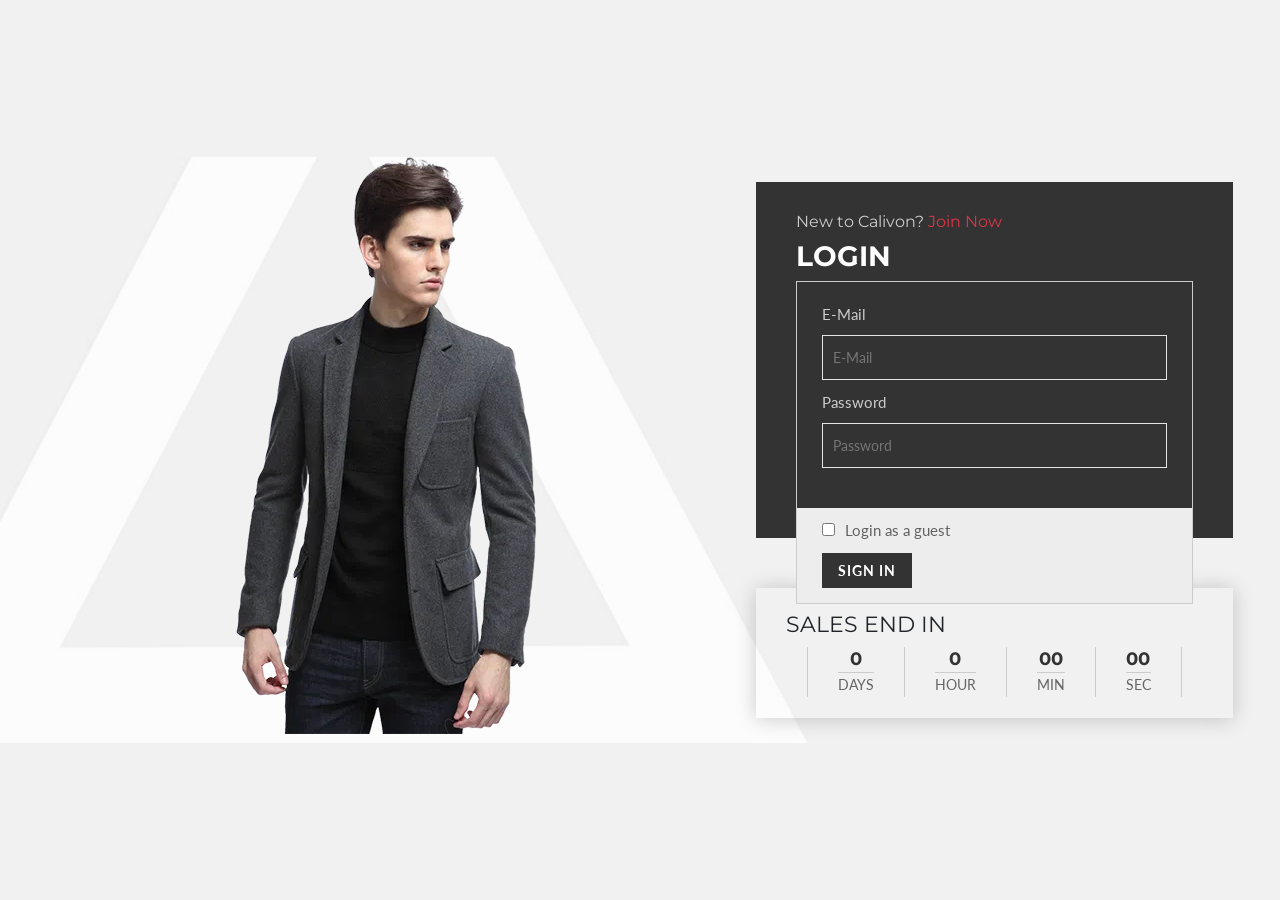
<file: src/main/webapp/login.html>
<!doctype html>
<html class="no-js" lang="en">

<head>
    <meta charset="utf-8">
    <meta http-equiv="x-ua-compatible" content="ie=edge">
    <title>Signin || Clothing</title>
    <meta name="description" content="Clothing – eCommerce Fashion Template is a clean and elegant design – suitable for selling clothing, fashion, high fashion, men fashion, women fashion, accessories, digital, kids, watches, jewelries, shoes, kids, furniture, sports, tools….. It has a fully responsive width adjusts automatically to any screen size or resolution.">
    <meta name="viewport" content="width=device-width, initial-scale=1">

    <link rel="shortcut icon" type="image/x-icon" href="assets/images/icons/favicon.png">
    <!-- Place favicon.png in the root directory -->

    <!-- All css files are included here. -->
    <!-- Bootstrap fremwork main css -->
    <link rel="stylesheet" href="assets/css/bootstrap.min.css">
    <!-- This core.css file contents all plugings css file. -->
    <link rel="stylesheet" href="assets/css/core.css">
    <!-- Theme shortcodes/elements style -->
    <link rel="stylesheet" href="assets/css/shortcode/shortcodes.css">
    <!-- Theme main style -->
    <link rel="stylesheet" href="assets/style.css">
    <!-- Responsive css -->
    <link rel="stylesheet" href="assets/css/responsive.css">
    <!-- User style -->
    <link rel="stylesheet" href="assets/css/custom.css">  <link rel="stylesheet" href="assets/css/color/skin-default.css">
<!--    <link href="https://cdnjs.cloudflare.com/ajax/libs/font-awesome/6.5.0/css/all.min.css" rel="stylesheet">-->

    <!-- Modernizr JS -->
    <script src="assets/js/vendor/modernizr-3.11.2.min.js"></script>
</head>

<body>
<!-- Body main wrapper start -->
<div class="wrapper login vh-100 d-flex align-items-center  " style="background-color: #F1F1F1;">

    <!--branding-section-area start-->
    <div class="branding-section-area col-12 overflow-hidden">
        <div class="container m-auto">
            <div class="row">
                <div class="col-lg-12">

                    <div class="">
                        <div class="row">
                            <div class="col-xl-7 col-lg-6 col-md-6 d-none d-lg-block">
                                <div class="brand-img text-center">
                                    <img src="assets/images/team/branding.png" alt="">
                                </div>
                            </div>
                            <div class="col-xl-5 col-lg-6 col-md-6 col-12 mtb-25">
                                <div class="brand-content">
                                    <div class="brand-text color-lightgrey">
                                        <h6>New to Calivon? <a href="signup.html" class="text-danger">Join Now</a></h6>
                                        <h3 class="uppercase montserrat">Login</h3>
                                        <div class="col-md-12 lr2 ">
                                            <form action="#">
                                                <div class="login-reg">
                                                    <div class="input-box mb-10">
                                                        <label class="control-label color-lightgrey">E-Mail</label>
                                                        <input type="email" class="info color-lightgrey"
                                                               placeholder="E-Mail" id="email">
                                                    </div>

                                                    <div class="col-lg-12" id="passwordWrapper">
                                                            <div class="create-acc clearfix mt-10 mb-20">
                                                            <div class="create-login-body">
                                                                <div class="input-box">
                                                                    <label class="control-label color-lightgrey">Password</label>
                                                                    <input type="password" class="info color-lightgrey"
                                                                           placeholder="Password" id="password">
                                                                </div>
                                                            </div>
                                                        </div>
                                                    </div>
                                                </div>

                                                <div class="frm-action">
                                                    <div class="login-toggle">
                                                        <input type="checkbox" id="login-toggle">
                                                        <label for="login-toggle">Login as a guest</label>
                                                    </div>

                                                    <div class="input-box tci-box mt-2" style="cursor: pointer">
                                                        <a onclick="signin();" class="btn-def btn2" id="signinBtn">
                                                            Sign In
                                                        </a>
                                                    </div>
                                                </div>
                                            </form>
                                        </div>
                                    </div>
                                    <div class="brand-timer shadow-box-2 mt-50">
                                        <div class="timer-wraper text-center">
                                            <h4 class="uppercase montserrat text-start">Sales End In</h4>
                                            <div class="timer">
                                                <div data-countdown="2026/02/01"></div>
                                            </div>
                                        </div>
                                    </div>
                                </div>
                            </div>
                        </div>
                    </div>

                </div>
            </div>
        </div>
    </div>
    <!--branding-section-area end-->

</div>
<!-- Body main wrapper end -->



<!-- jquery latest version -->
<script src="assets/js/vendor/jquery-3.6.0.min.js"></script>
<script src="assets/js/vendor/jquery-migrate-3.3.2.min.js"></script>
<!-- Bootstrap framework js -->
<script src="assets/js/bootstrap.bundle.min.js"></script>

<!-- Placed js at the end of the document so the pages load faster -->

<script src="assets/js/webjs/login.js"></script>
<script src="assets/js/notiflix-aio-3.2.8.min.js"></script>
<script src="assets/js/notifix-Init.js"></script>

<!-- Slider js -->
<script src="assets/js/slider/jquery.nivo.slider.pack.js"></script>
<script src="assets/js/slider/nivo-active.js"></script>
<!-- counterUp-->
<script src="assets/js/jquery.countdown.min.js"></script>
<!-- All js plugins included in this file. -->
<script src="assets/js/plugins.js"></script>
<!-- Main js file that contents all jQuery plugins activation. -->
<script src="assets/js/main.js"></script>
</body>

</html>
</file>
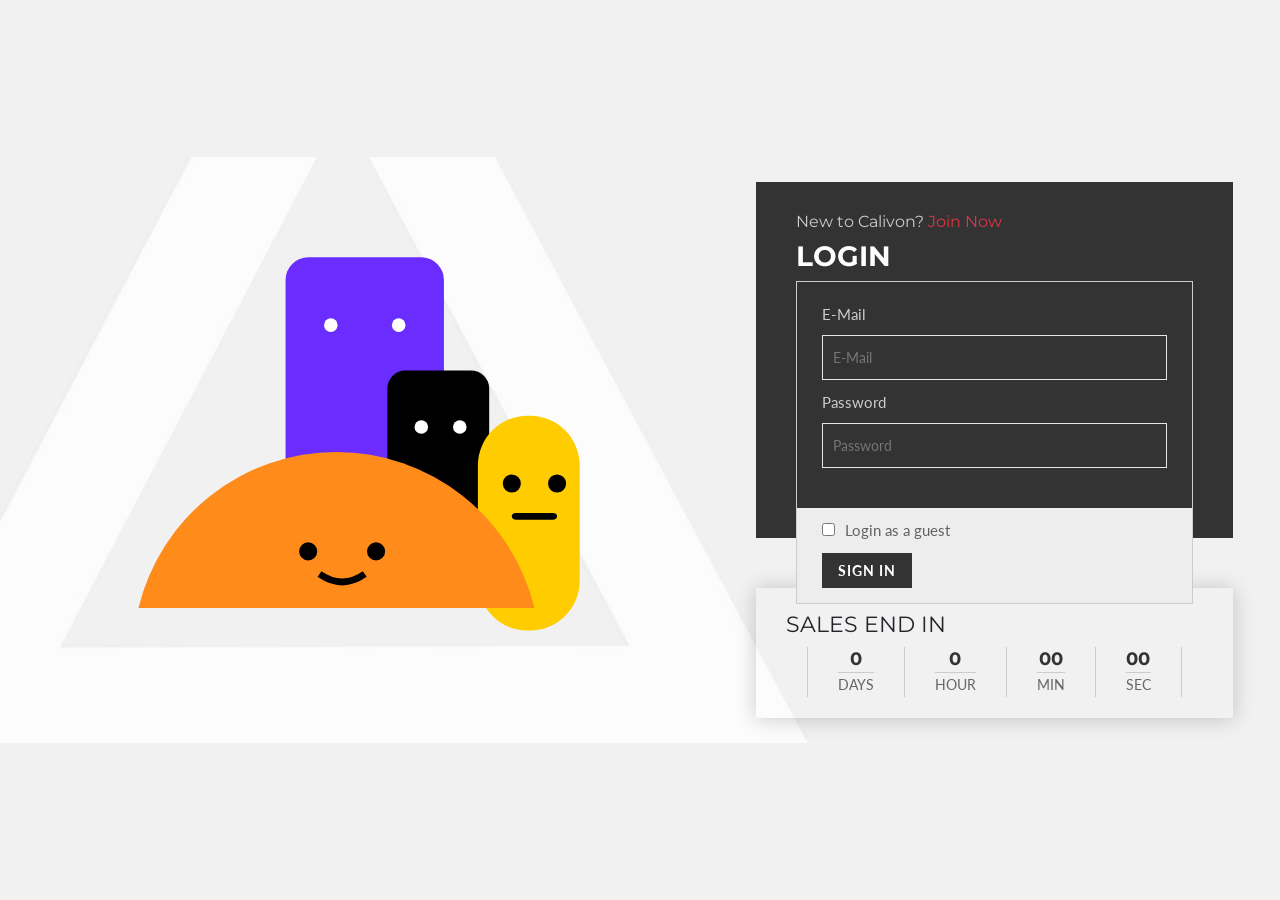
<file: src/main/webapp/login2.html>
<!doctype html>
<html class="no-js" lang="en">

<head>
    <meta charset="utf-8">
    <meta http-equiv="x-ua-compatible" content="ie=edge">
    <title>Signin || Clothing</title>
    <meta name="description" content="Clothing – eCommerce Fashion Template is a clean and elegant design – suitable for selling clothing, fashion, high fashion, men fashion, women fashion, accessories, digital, kids, watches, jewelries, shoes, kids, furniture, sports, tools….. It has a fully responsive width adjusts automatically to any screen size or resolution.">
    <meta name="viewport" content="width=device-width, initial-scale=1">

    <link rel="shortcut icon" type="image/x-icon" href="assets/images/icons/favicon.png">
    <!-- Place favicon.png in the root directory -->

    <!-- All css files are included here. -->
    <!-- Bootstrap fremwork main css -->
    <link rel="stylesheet" href="assets/css/bootstrap.min.css">
    <!-- This core.css file contents all plugings css file. -->
    <link rel="stylesheet" href="assets/css/core.css">
    <!-- Theme shortcodes/elements style -->
    <link rel="stylesheet" href="assets/css/shortcode/shortcodes.css">
    <!-- Theme main style -->
    <link rel="stylesheet" href="assets/style.css">
    <!-- Responsive css -->
    <link rel="stylesheet" href="assets/css/responsive.css">
    <!-- User style -->
    <link rel="stylesheet" href="assets/css/custom.css">  <link rel="stylesheet" href="assets/css/color/skin-default.css">
    <!--    <link href="https://cdnjs.cloudflare.com/ajax/libs/font-awesome/6.5.0/css/all.min.css" rel="stylesheet">-->

    <!-- Modernizr JS -->
    <script src="assets/js/vendor/modernizr-3.11.2.min.js"></script>

    <style>

    </style>
</head>

<body>
<!-- Body main wrapper start -->
<div class="wrapper login vh-100 d-flex align-items-center  " style="background-color: #F1F1F1;">

    <!--branding-section-area start-->
    <div class="branding-section-area col-12 overflow-hidden">
        <div class="container m-auto">
            <div class="row">
                <div class="col-lg-12">

                    <div class="">
                        <div class="row">
                            <div class="col-xl-7 col-lg-6 col-md-6 d-none d-lg-flex illustration-wrap">
                                <svg
                                        class="login-illustration"
                                        viewBox="0 0 300 240"
                                        xmlns="http://www.w3.org/2000/svg"
                                >

                                    <!-- BLUE (BACK MOST) -->
                                    <rect x="105" y="35" width="70" height="125" rx="10" fill="#6a2cff"/>
                                    <circle cx="125" cy="65" r="3" fill="#fff"/>
                                    <circle cx="155" cy="65" r="3" fill="#fff"/>

                                    <!-- BLACK -->
                                    <rect x="150" y="85" width="45" height="70" rx="8" fill="#000"/>
                                    <circle cx="165" cy="110" r="3" fill="#fff"/>
                                    <circle cx="182" cy="110" r="3" fill="#fff"/>

                                    <!-- YELLOW -->
                                    <rect x="190" y="105" width="45" height="95" rx="22" fill="#ffcc00"/>
                                    <circle cx="205" cy="135" r="4" fill="#000"/>
                                    <circle cx="225" cy="135" r="4" fill="#000"/>
                                    <rect x="205" y="148" width="20" height="3" rx="2" fill="#000"/>

                                    <!-- ORANGE (FRONT MOST) -->
                                    <path d="M40 190 A90 90 0 0 1 215 190 Z" fill="#ff8c1a"/>
                                    <circle cx="115" cy="165" r="4" fill="#000"/>
                                    <circle cx="145" cy="165" r="4" fill="#000"/>
                                    <path d="M120 175 Q130 182 140 175" stroke="#000" stroke-width="3" fill="none"/>

                                </svg>

                            </div>

                            <div class="col-xl-5 col-lg-6 col-md-6 col-12 mtb-25">
                                <div class="brand-content">
                                    <div class="brand-text color-lightgrey">
                                        <h6>New to Calivon? <a href="signup.html" class="text-danger">Join Now</a></h6>
                                        <h3 class="uppercase montserrat">Login</h3>
                                        <div class="col-md-12 lr2 ">
                                            <form action="#">
                                                <div class="login-reg">
                                                    <div class="input-box mb-10">
                                                        <label class="control-label color-lightgrey">E-Mail</label>
                                                        <input type="email" class="info color-lightgrey"
                                                               placeholder="E-Mail" id="email">
                                                    </div>

                                                    <div class="col-lg-12" id="passwordWrapper">
                                                        <div class="create-acc clearfix mt-10 mb-20">
                                                            <div class="create-login-body">
                                                                <div class="input-box">
                                                                    <label class="control-label color-lightgrey">Password</label>
                                                                    <input type="password" class="info color-lightgrey"
                                                                           placeholder="Password" id="password">
                                                                </div>
                                                            </div>
                                                        </div>
                                                    </div>
                                                </div>

                                                <div class="frm-action">
                                                    <div class="login-toggle">
                                                        <input type="checkbox" id="login-toggle">
                                                        <label for="login-toggle">Login as a guest</label>
                                                    </div>

                                                    <div class="input-box tci-box mt-2" style="cursor: pointer">
                                                        <a onclick="signin();" class="btn-def btn2" id="signinBtn">
                                                            Sign In
                                                        </a>
                                                    </div>
                                                </div>
                                            </form>
                                        </div>
                                    </div>
                                    <div class="brand-timer shadow-box-2 mt-50">
                                        <div class="timer-wraper text-center">
                                            <h4 class="uppercase montserrat text-start">Sales End In</h4>
                                            <div class="timer">
                                                <div data-countdown="2026/02/01"></div>
                                            </div>
                                        </div>
                                    </div>
                                </div>
                            </div>
                        </div>
                    </div>

                </div>
            </div>
        </div>
    </div>
    <!--branding-section-area end-->

</div>
<!-- Body main wrapper end -->



<!-- jquery latest version -->
<script src="assets/js/vendor/jquery-3.6.0.min.js"></script>
<script src="assets/js/vendor/jquery-migrate-3.3.2.min.js"></script>
<!-- Bootstrap framework js -->
<script src="assets/js/bootstrap.bundle.min.js"></script>

<!-- Placed js at the end of the document so the pages load faster -->

<script src="assets/js/webjs/login.js"></script>
<script src="assets/js/notiflix-aio-3.2.8.min.js"></script>
<script src="assets/js/notifix-Init.js"></script>

<!-- Slider js -->
<script src="assets/js/slider/jquery.nivo.slider.pack.js"></script>
<script src="assets/js/slider/nivo-active.js"></script>
<!-- counterUp-->
<script src="assets/js/jquery.countdown.min.js"></script>
<!-- All js plugins included in this file. -->
<script src="assets/js/plugins.js"></script>
<!-- Main js file that contents all jQuery plugins activation. -->
<script src="assets/js/main.js"></script>
</body>

</html>
</file>
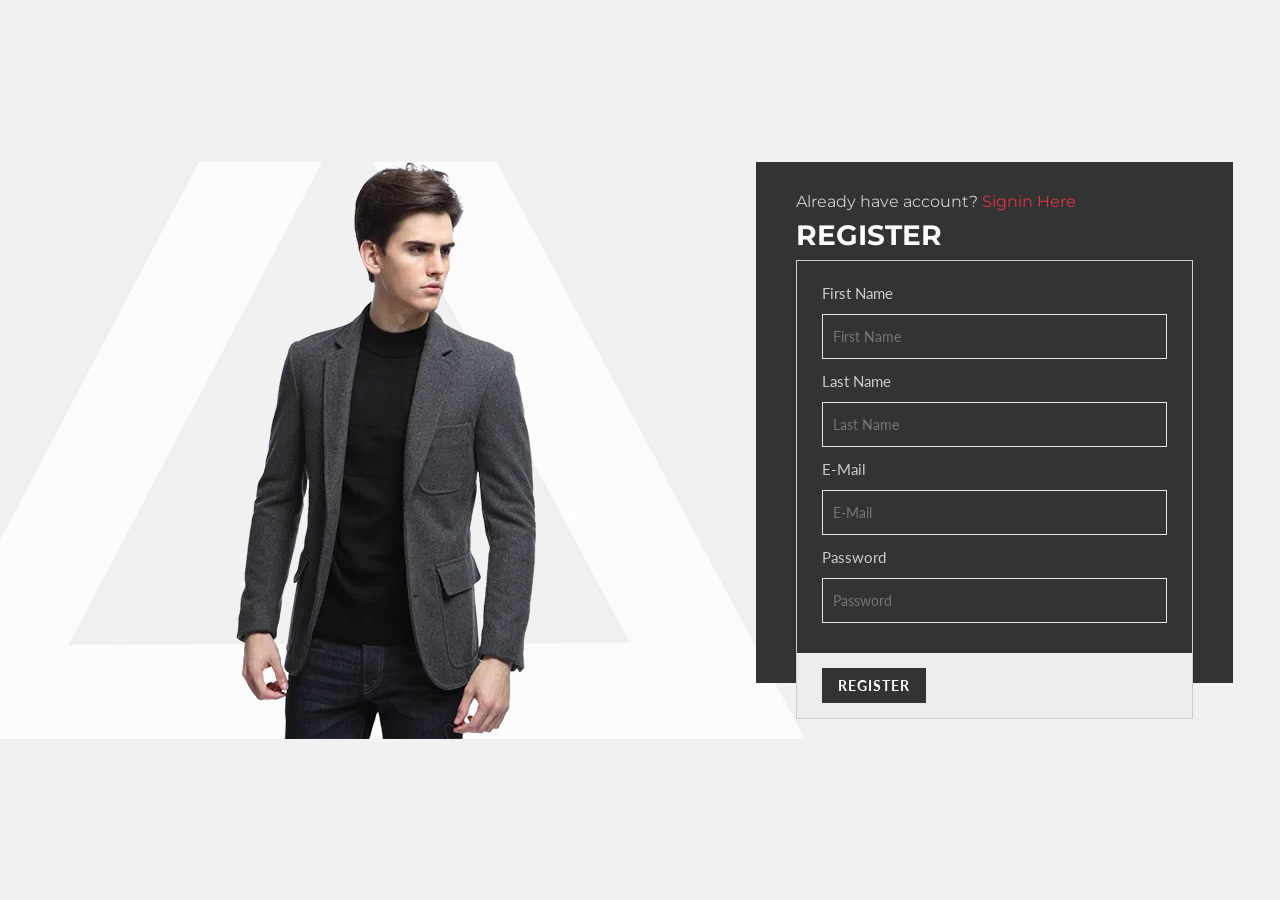
<file: src/main/webapp/signup.html>
<!doctype html>
<html class="no-js" lang="en">

<head>
    <meta charset="utf-8">
    <meta http-equiv="x-ua-compatible" content="ie=edge">
    <title>Signup || Clothing</title>
    <meta name="description" content="Clothing – eCommerce Fashion Template is a clean and elegant design – suitable for selling clothing, fashion, high fashion, men fashion, women fashion, accessories, digital, kids, watches, jewelries, shoes, kids, furniture, sports, tools….. It has a fully responsive width adjusts automatically to any screen size or resolution.">
    <meta name="viewport" content="width=device-width, initial-scale=1">

    <link rel="shortcut icon" type="image/x-icon" href="assets/images/icons/favicon.png">
    <!-- Place favicon.png in the root directory -->

    <!-- All css files are included here. -->
    <!-- Bootstrap fremwork main css -->
    <link rel="stylesheet" href="assets/css/bootstrap.min.css">
    <!-- This core.css file contents all plugings css file. -->
    <link rel="stylesheet" href="assets/css/core.css">
    <!-- Theme shortcodes/elements style -->
    <link rel="stylesheet" href="assets/css/shortcode/shortcodes.css">
    <!-- Theme main style -->
    <link rel="stylesheet" href="assets/style.css">
    <!-- Responsive css -->
    <link rel="stylesheet" href="assets/css/responsive.css">
    <!-- User style -->
    <link rel="stylesheet" href="assets/css/custom.css">  <link rel="stylesheet" href="assets/css/color/skin-default.css">


    <!-- Modernizr JS -->
    <script src="assets/js/vendor/modernizr-3.11.2.min.js"></script>
</head>

<body>
<!-- Body main wrapper start -->
<div class="wrapper login vh-100 d-flex align-items-center" style="background-color: #F1F1F1;">

    <!--branding-section-area start-->
    <div class="branding-section-area col-12">
        <div class="container">
            <div class="row">
                <div class="col-lg-12">

                    <div class="">
                        <div class="row">
                            <div class="col-xl-7 col-lg-6 col-md-6 d-none d-lg-block">
                                <div class="brand-img text-center">
                                    <img src="assets/images/team/branding.png" alt="">
                                </div>
                            </div>
                            <div class="col-xl-5 col-lg-6 col-md-6">
                                <div class="brand-content">
                                    <div class="brand-text color-lightgrey">
                                        <h6>Already have account? <a href="login.html" class="text-danger">Signin Here</a></h6>
                                        <h3 class="uppercase montserrat">Register</h3>
                                        <div class="col-md-12 lr2">
                                            <form action="#">
                                                <div class="login-reg">
                                                    <div class="col-12 input-box mb-10">
                                                        <label class="control-label color-lightgrey">First Name</label>
                                                        <input type="email" class="info color-lightgrey" placeholder="First Name" value="" id="fname">
                                                    </div>
                                                    <div class="col-12 input-box mb-10">
                                                        <label class="control-label color-lightgrey">Last Name</label>
                                                        <input type="email" class="info color-lightgrey" placeholder="Last Name" value="" id="lname">
                                                    </div>
                                                    <div class="input-box mb-10">
                                                        <label class="control-label color-lightgrey">E-Mail</label>
                                                        <input type="email" class="info color-lightgrey" placeholder="E-Mail" value="" id="email">
                                                    </div>
                                                    <div class="input-box mb-10">
                                                        <label class="control-label color-lightgrey">Password</label>
                                                        <input type="password" class="info color-lightgrey" placeholder="Password" value="" id="password">
                                                    </div>
                                                </div>
                                                <div class="frm-action">
                                                    <div class="input-box tci-box" style="cursor: pointer">
                                                        <a onclick="signUp()" class="btn-def btn2">Register</a>
                                                    </div>
                                                </div>
                                            </form>
                                        </div>
                                    </div>
                                </div>
                            </div>
                        </div>
                    </div>

                </div>
            </div>
        </div>
    </div>
    <!--branding-section-area end-->

</div>
<!-- Body main wrapper end -->

<!-- Placed js at the end of the document so the pages load faster -->
<script src="assets/js/webjs/signup.js"></script>
<script src="assets/js/notiflix-aio-3.2.8.min.js"></script>
<script src="assets/js/notifix-Init.js"></script>

<!-- jquery latest version -->
<script src="assets/js/vendor/jquery-3.6.0.min.js"></script>
<script src="assets/js/vendor/jquery-migrate-3.3.2.min.js"></script>
<!-- Bootstrap framework js -->
<script src="assets/js/bootstrap.bundle.min.js"></script>
<!-- Slider js -->
<script src="assets/js/slider/jquery.nivo.slider.pack.js"></script>
<script src="assets/js/slider/nivo-active.js"></script>
<!-- counterUp-->
<script src="assets/js/jquery.countdown.min.js"></script>
<!-- All js plugins included in this file. -->
<script src="assets/js/plugins.js"></script>
<!-- Main js file that contents all jQuery plugins activation. -->
<script src="assets/js/main.js"></script>

</body>

</html>
</file>
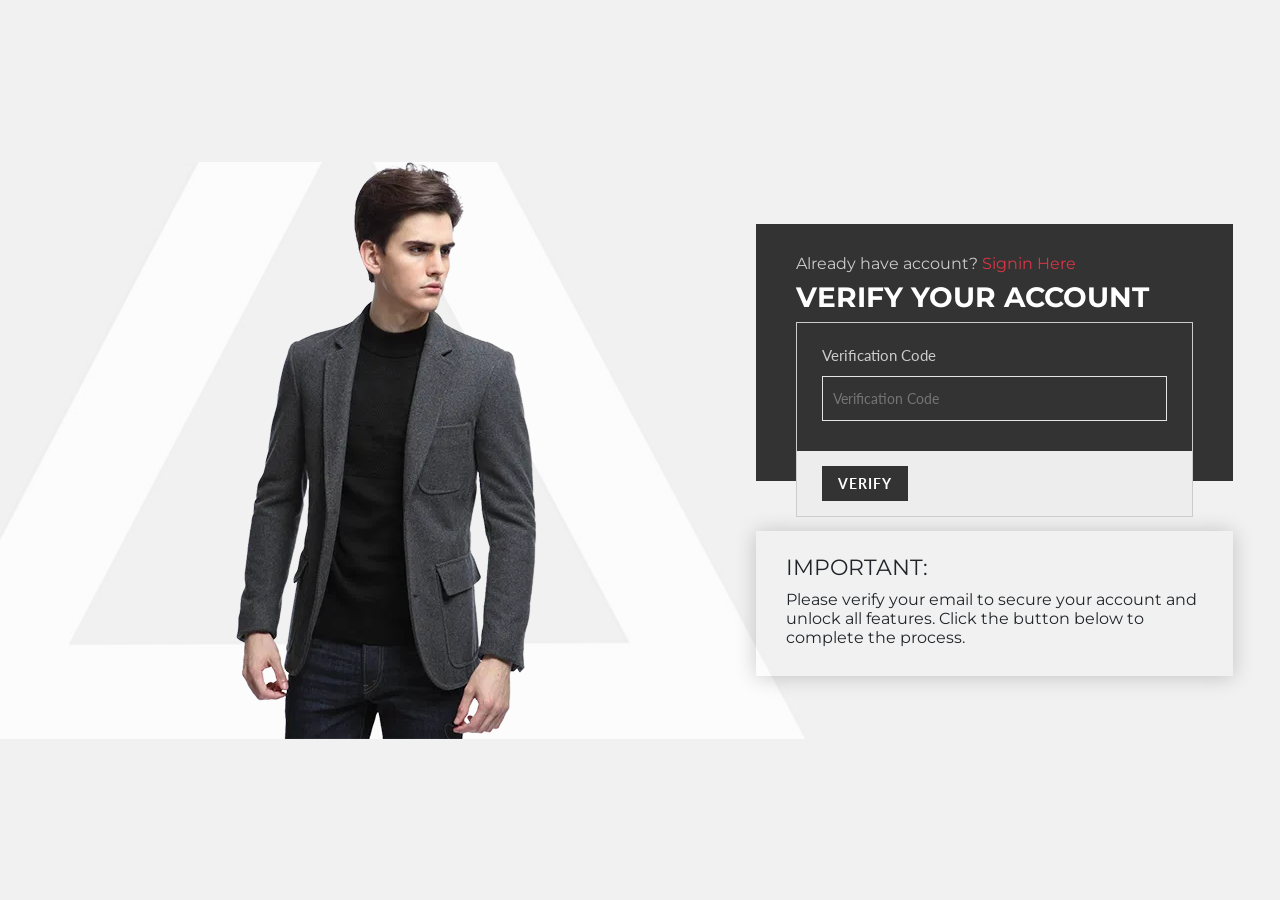
<file: src/main/webapp/verify-account.html>
<!doctype html>
<html class="no-js" lang="en">

<head>
  <meta charset="utf-8">
  <meta http-equiv="x-ua-compatible" content="ie=edge">
  <title>Verify Account || Calivon</title>
  <meta name="description" content="Clothing – eCommerce Fashion Template is a clean and elegant design – suitable for selling clothing, fashion, high fashion, men fashion, women fashion, accessories, digital, kids, watches, jewelries, shoes, kids, furniture, sports, tools….. It has a fully responsive width adjusts automatically to any screen size or resolution.">
  <meta name="viewport" content="width=device-width, initial-scale=1">

  <link rel="shortcut icon" type="image/x-icon" href="assets/images/icons/favicon.png">
  <!-- Place favicon.png in the root directory -->

  <!-- All css files are included here. -->
  <!-- Bootstrap fremwork main css -->
  <link rel="stylesheet" href="assets/css/bootstrap.min.css">
  <!-- This core.css file contents all plugings css file. -->
  <link rel="stylesheet" href="assets/css/core.css">
  <!-- Theme shortcodes/elements style -->
  <link rel="stylesheet" href="assets/css/shortcode/shortcodes.css">
  <!-- Theme main style -->
  <link rel="stylesheet" href="assets/style.css">
  <!-- Responsive css -->
  <link rel="stylesheet" href="assets/css/responsive.css">
  <!-- User style -->
  <link rel="stylesheet" href="assets/css/custom.css">  <link rel="stylesheet" href="assets/css/color/skin-default.css">

  <style>
    /* Move modal to top of viewport */
    .modal-top {
      display: flex;
      align-items: flex-start;  /* top alignment */
      justify-content: center;  /* horizontal centering */
      min-height: 100vh;        /* ensure modal covers full height for proper backdrop */
    }

    .modal-top .modal-content {
      margin-top: 20px;  /* adjust distance from top */
    }
  </style>

  <!-- Modernizr JS -->
  <script src="assets/js/vendor/modernizr-3.11.2.min.js"></script>
</head>

<body>
<!-- Body main wrapper start -->
<div class="wrapper login vh-100 d-flex align-items-center" style="background-color: #F1F1F1;">

  <!--branding-section-area start-->
  <div class="branding-section-area col-12">
    <div class="container">
      <div class="row">
        <div class="col-lg-12">

          <div class="">
            <div class="row">
              <div class="col-xl-7 col-lg-6 col-md-6 d-none d-lg-block">
                <div class="brand-img text-center">
                  <img src="assets/images/team/branding.png" alt="">
                </div>
              </div>
              <div class="col-xl-5 col-lg-6 col-md-6 d-flex align-items-center">
                <div class="brand-content">
                  <div class="brand-text color-lightgrey">
                    <h6>Already have account? <a href="login.html" class="text-danger">Signin Here</a></h6>
                    <h3 class="uppercase montserrat">Verify Your Account</h3>
                    <div class="col-md-12 lr2">
                      <form action="#">
                        <div class="login-reg">
                          <div class="col-12 input-box mb-10">
                            <label class="control-label color-lightgrey">Verification Code</label>
                            <input type="email" class="info color-lightgrey" placeholder="Verification Code" value="" id="verificationCode">
                          </div>
                        </div>
                        <div class="frm-action">
                          <div class="input-box tci-box" style="cursor: pointer">
                            <a onclick="verifyAccount()" class="btn-def btn2">Verify</a>
                          </div>
                        </div>
                      </form>
                    </div>
                  </div>

                  <div class="brand-timer shadow-box-2 mt-50">
                    <div class="timer-wraper ">
                      <h4 class="uppercase montserrat text-start">Important:</h4>
                      <div class="timer">
                        <h6 class="montserrat text-start">Please verify your email to secure your account and unlock all features. Click the button below to complete the process.</h6>
                      </div>
                    </div>
                  </div>
                </div>
              </div>
            </div>
          </div>

        </div>
      </div>
    </div>
  </div>
  <!--branding-section-area end-->

  <!-- VERIFY USER MODEL -->
  <div id="quickview-wrapper2">
    <!-- Modal -->
    <div class="productModal modal fade" id="verifyModal" tabindex="-2" role="dialog">
      <div class="modal-dialog" role="document" style="margin-top: 20px; top: 0; padding: 0;">
        <div class="modal-content">
          <div class="modal-header">
            <button type="button" class="close" data-bs-dismiss="modal" aria-label="Close"><span aria-hidden="true">&times;</span></button>
          </div>
          <div class="modal-body"  style="padding: 20px;">
            <div class="row">
              <h3>Please set password to verify your guest account.</h3>
              <div class="col-12 mt-3">
                <div class="row">
                  <div class="col-md-6">
                    <div class="input-box mb-20">
                      <label>New Password<em>*</em></label>
                      <input type="password" id="newPassword" class="info" placeholder="New Password" >
                    </div>
                  </div>
                  <div class="col-md-6">
                    <div class="input-box mb-20">
                      <label>Confirm New Password<em>*</em></label>
                      <input type="password" id="confirmPassword" class="info" placeholder="Confirm New Password" >
                    </div>
                  </div>
                </div>
              </div>

              <div class="col-lg-12 col-md-4 text-end">
                <a class="btn-def btn2" href="javascript:void(0)" onclick="verifyGuestAccount()">Save</a>
              </div>
            </div>
          </div>
          <!-- .modal-body -->
        </div>
        <!-- .modal-content -->
      </div>
      <!-- .modal-dialog -->
    </div>
    <!-- END Modal -->
  </div>
  <!-- END VERIFY USER MODEL -->

</div>
<!-- Body main wrapper end -->

<!-- Placed js at the end of the document so the pages load faster -->
<script src="assets/js/webjs/verify-account.js"></script>
<script src="assets/js/notiflix-aio-3.2.8.min.js"></script>
<script src="assets/js/notifix-Init.js"></script>

<!-- jquery latest version -->
<script src="assets/js/vendor/jquery-3.6.0.min.js"></script>
<script src="assets/js/vendor/jquery-migrate-3.3.2.min.js"></script>
<!-- Bootstrap framework js -->
<script src="assets/js/bootstrap.bundle.min.js"></script>
<!-- Slider js -->
<script src="assets/js/slider/jquery.nivo.slider.pack.js"></script>
<script src="assets/js/slider/nivo-active.js"></script>
<!-- counterUp-->
<script src="assets/js/jquery.countdown.min.js"></script>
<!-- All js plugins included in this file. -->
<script src="assets/js/plugins.js"></script>
<!-- Main js file that contents all jQuery plugins activation. -->
<script src="assets/js/main.js"></script>

</body>

</html>
</file>
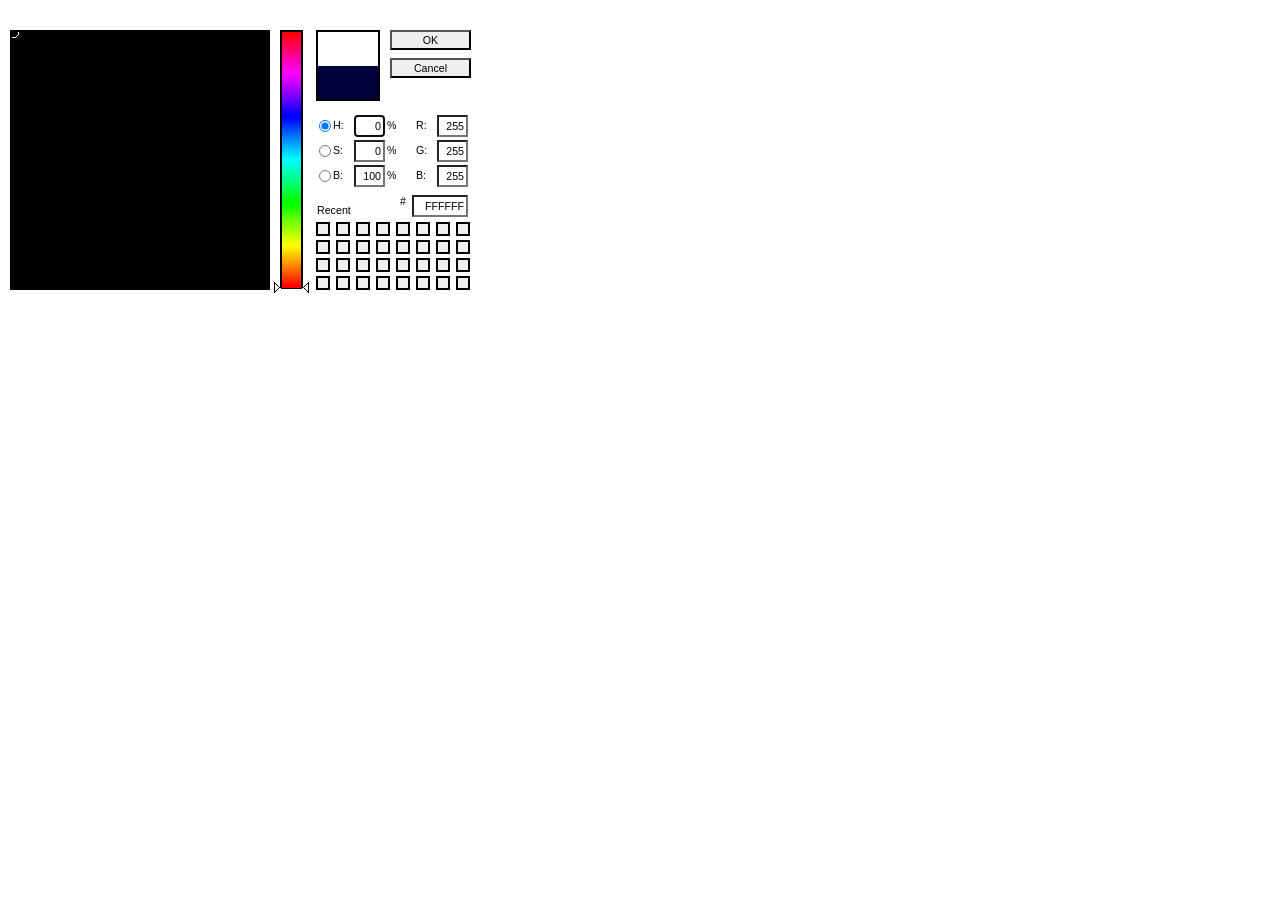
<file: src/main/webapp/assets/richtexteditor/runtime/colorpicker_more_ns.htm>
<html xmlns="http://www.w3.org/1999/xhtml">
<head>
	<meta http-equiv="Page-Enter" content="blendTrans(Duration=0.1)" />
	<meta http-equiv="Page-Exit" content="blendTrans(Duration=0.1)" />

	<script type="text/javascript">
		function updateColor(c) {
			parent.rtecolorpicker.update(c);
		}
		function selectColor(c) {
			parent.rtecolorpicker.select(c);
		}
		function selectCancel() {
			parent.rtecolorpicker.cancel();
		}
		function setCallback(cb) {
			parent.rtecolorpicker.setCallback(cb);
		}
	</script>

	<script type="text/javascript">

		//alert("script load correctly v0.1");


		/****************************************************************\
			Cookie Functions
		\****************************************************************/


		function SetCookie(name, value, seconds) {
			localStorage.setItem("rte-" + name, value);
		}
		function GetCookie(name) {
			return localStorage.getItem("rte-" + name);
		}
		function GetCookieDictionary() {
			var dict = {};
			var cookies = document.cookie.split(';');
			for (var i = 0; i < cookies.length; i++) {
				var parts = cookies[i].split('=');
				dict[parts[0].replace(/\s/g, '')] = unescape(parts[1]);
			}
			return dict;
		}
		function GetCookieArray() {
			var arr = [];
			var cookies = document.cookie.split(';');
			for (var i = 0; i < cookies.length; i++) {
				var parts = cookies[i].split('=');
				var cookie = { name: parts[0].replace(/\s/g, ''), value: unescape(parts[1]) };
				arr[arr.length] = cookie;
			}
			return arr;
		}

		var __defaultcustomlist = ["#ffffff", "#ffffff", "#ffffff", "#ffffff", "#ffffff", "#ffffff", "#ffffff", "#ffffff"];

		function GetCustomColors() {
			var customlist = __defaultcustomlist.concat();
			for (var i = 0; i < 18; i++) {
				var color = GetCustomColor(i);
				if (color) customlist[i] = color;
			}
			return customlist;
		}
		function GetCustomColor(slot) {
			return GetCookie("CECC" + slot);
		}
		function SetCustomColor(slot, color) {
			SetCookie("CECC" + slot, color, 60 * 60 * 24 * 365);
		}

		var _origincolor = "";

		document.onmouseover = function (event) {
			event = window.event || event;
			var t = event.srcElement || event.target;
			if (t.className == "colordiv") {
				firecolorchange(t.style.backgroundColor);
			}
		}
		document.onmouseout = function (event) {
			event = window.event || event;
			var t = event.srcElement || event.target;
			if (t.className == "colordiv") {
				firecolorchange(_origincolor);
			}
		}
		document.onclick = function (event) {
			event = window.event || event;
			var t = event.srcElement || event.target;
			if (t.className == "colordiv") {
				var showname = document.getElementById("CheckboxColorNames") && document.getElementById("CheckboxColorNames").checked;
				if (showname) {
					do_select(t.getAttribute("cname") || t.style.backgroundColor);
				}
				else {
					do_select(t.getAttribute("cvalue") || t.style.backgroundColor);
				}
			}
		}


		var _editor;

		function firecolorchange(change) {

		}

		if (top.dialogArguments) {
			if (typeof (top.dialogArguments) == 'object') {
				if (top.dialogArguments.onchange) {
					firecolorchange = top.dialogArguments.onchange;
					_origincolor = top.dialogArguments.color;
					_editor = top.dialogArguments.editor;
				}
			}
		}

		var _selectedcolor = null;
		function do_select(color) {
			_selectedcolor = color;
			firecolorchange(color);
			var span = document.getElementById("divpreview");
			if (span) span.value = color;
		}
		function do_saverecent(color) {
			if (!color) return;
			if (color.length != 7) return;
			if (color.substring(0, 1) != "#") return;
			var hex = color.substring(1, 7);
			var recent = GetCookie("RecentColors");
			console.log("load recent", recent);
			if (!recent) recent = "";
			if ((recent.length % 6) != 0) recent = "";
			for (var i = 0; i < recent.length; i += 6) {
				if (recent.substr(i, 6) == hex) {
					recent = recent.substr(0, i) + recent.substr(i + 6);
					i -= 6;
				}
			}
			if (recent.length > 31 * 6)
				recent = recent.substr(0, 31 * 6);
			recent = hex + recent;
			//alert(recent);
			SetCookie("RecentColors", recent, 60 * 60 * 24 * 365);
			console.log("save recent", recent);
		}

		setCallback(do_saverecent);

		function do_insert() {
			var color;
			var divpreview = document.getElementById("divpreview");
			if (divpreview)
				color = divpreview.value;
			else
				color = _selectedcolor;
			if (!color) return;
			if (/^[0-9A-F]{6}$/ig.test(color)) {
				color = "#" + color;
			}
			try {
				document.createElement("SPAN").style.color = color;
				do_saverecent(color);
				selectColor(color);
			}
			catch (x) {
				alert(x.message);
				divpreview.value = "";
				return false;
			}
		}

		function do_Close() {
			selectCancel();
		}
	</script>

	<script type="text/javascript">
		var POSITIONADJUSTX = 22;
		var POSITIONADJUSTY = 52;
		var POSITIONADJUSTZ = 48;

		/*
		 * -----------------------------------------------------
		 * Author: Lewis E. Moten III
		 * Date: May, 16, 2004
		 * Homepage: http://www.lewismoten.com
		 * Email: lewis@moten.com
		 * -----------------------------------------------------
		 * 
		 * This code is Copyright (c) 2004 Lewis Moten, all rights reserved. 
		 * In order to receive the right to license this code for use on your 
		 * site the original code must be downloaded from lewismoten.com.
		 * License is granted to user to reuse this code on their own Web
		 * site if and only if this entire copyright notice is included. 
		 * Code written by Lewis Moten.
		 */


		var ColorMode = 1;
		var GradientPositionDark = new Boolean(false);
		var frm = new Object();
		var msg = new Object();
		var _xmlDocs = new Array();
		var _xmlIndex = -1;
		var _xml = null;
		LoadLanguage();

		window.onload = window_load;

		function initialize() {
			frm.btnCancel.onclick = btnCancel_Click;
			frm.btnOK.onclick = btnOK_Click;
			frm.txtHSB_Hue.onkeyup = Hsb_Changed;
			frm.txtHSB_Hue.onkeypress = validateNumber;
			frm.txtHSB_Saturation.onkeyup = Hsb_Changed;
			frm.txtHSB_Saturation.onkeypress = validateNumber;
			frm.txtHSB_Brightness.onkeyup = Hsb_Changed;
			frm.txtHSB_Brightness.onkeypress = validateNumber;
			frm.txtRGB_Red.onkeyup = Rgb_Changed;
			frm.txtRGB_Red.onkeypress = validateNumber;
			frm.txtRGB_Green.onkeyup = Rgb_Changed;
			frm.txtRGB_Green.onkeypress = validateNumber;
			frm.txtRGB_Blue.onkeyup = Rgb_Changed;
			frm.txtRGB_Blue.onkeypress = validateNumber;
			frm.txtHex.onkeyup = Hex_Changed;
			frm.txtHex.onkeypress = validateHex;
			frm.btnWebSafeColor.onclick = btnWebSafeColor_Click;
			frm.rdoHSB_Hue.onclick = rdoHsb_Hue_Click;
			frm.rdoHSB_Saturation.onclick = rdoHsb_Saturation_Click;
			frm.rdoHSB_Brightness.onclick = rdoHsb_Brightness_Click;

			document.getElementById("pnlGradient_Top").onclick = pnlGradient_Top_Click;
			document.getElementById("pnlGradient_Top").onmousemove = pnlGradient_Top_MouseMove;
			document.getElementById("pnlGradient_Top").onmousedown = pnlGradient_Top_MouseDown;
			document.getElementById("pnlGradient_Top").onmouseup = pnlGradient_Top_MouseUp;

			document.getElementById("pnlVertical_Top").onclick = pnlVertical_Top_Click;
			document.getElementById("pnlVertical_Top").onmousemove = pnlVertical_Top_MouseMove;
			document.getElementById("pnlVertical_Top").onmousedown = pnlVertical_Top_MouseDown;
			document.getElementById("pnlVertical_Top").onmouseup = pnlVertical_Top_MouseUp;
			document.getElementById("pnlWebSafeColor").onclick = btnWebSafeColor_Click;
			document.getElementById("pnlWebSafeColorBorder").onclick = btnWebSafeColor_Click;
			document.getElementById("pnlOldColor").onclick = pnlOldClick_Click;

			document.getElementById("lblHSB_Hue").onclick = rdoHsb_Hue_Click;
			document.getElementById("lblHSB_Saturation").onclick = rdoHsb_Saturation_Click;
			document.getElementById("lblHSB_Brightness").onclick = rdoHsb_Brightness_Click;

			frm.txtHSB_Hue.focus();
			window.focus();
		}
		function formatString(format) {
			format = new String(format);
			for (var i = 1; i < arguments.length; i++)
				format = format.replace(new RegExp("\\{" + (i - 1) + "\\}"), arguments[i]);
			return format;
		}
		function AddValue(o, value) {
			value = new String(value).toLowerCase();
			for (var i = 0; i < o.length; i++)
				if (o[i] == value) return;
			o[o.length] = value;
		}
		function SniffLanguage(l) {

		}
		function LoadNextLanguage() {

		}
		function LoadLanguage() {
			// set default language (en-us)
			msg.BadNumber = "A number between {0} and {1} is required. Closest value inserted.";
			msg.Title = "Color Picker";
			msg.SelectAColor = "Select a color:";
			msg.OKButton = "OK";
			msg.CancelButton = "Cancel";
			msg.Recent = "Recent";
			msg.WebSafeWarning = "Warning: not a web safe color";
			msg.WebSafeClick = "Click to select web safe color";
			msg.HsbHue = "H:";
			msg.HsbHueTooltip = "Hue";
			msg.HsbHueUnit = "%";
			msg.HsbSaturation = "S:";
			msg.HsbSaturationTooltip = "Saturation";
			msg.HsbSaturationUnit = "%";
			msg.HsbBrightness = "B:";
			msg.HsbBrightnessTooltip = "Brightness";
			msg.HsbBrightnessUnit = "%";
			msg.RgbRed = "R:";
			msg.RgbRedTooltip = "Red";
			msg.RgbGreen = "G:";
			msg.RgbGreenTooltip = "Green";
			msg.RgbBlue = "B:";
			msg.RgbBlueTooltip = "Blue";
			msg.Hex = "#";
			msg.RecentTooltip = "Recent:";

		}
		function AssignLanguage() {

		}
		function localize() {
			SetHTML(
				document.getElementById("lblSelectColorMessage"), msg.SelectAColor,
				document.getElementById("lblRecent"), msg.Recent,
				document.getElementById("lblHSB_Hue"), msg.HsbHue,
				document.getElementById("lblHSB_Saturation"), msg.HsbSaturation,
				document.getElementById("lblHSB_Brightness"), msg.HsbBrightness,
				document.getElementById("lblRGB_Red"), msg.RgbRed,
				document.getElementById("lblRGB_Green"), msg.RgbGreen,
				document.getElementById("lblRGB_Blue"), msg.RgbBlue,
				document.getElementById("lblHex"), msg.Hex,
				document.getElementById("lblUnitHSB_Hue"), msg.HsbHueUnit,
				document.getElementById("lblUnitHSB_Saturation"), msg.HsbSaturationUnit,
				document.getElementById("lblUnitHSB_Brightness"), msg.HsbBrightnessUnit
			);
			SetValue(
				frm.btnCancel, msg.CancelButton,
				frm.btnOK, msg.OKButton
			);
			SetTitle(
				frm.btnWebSafeColor, msg.WebSafeWarning,
				document.getElementById("pnlWebSafeColor"), msg.WebSafeClick,
				document.getElementById("pnlHSB_Hue"), msg.HsbHueTooltip,
				document.getElementById("pnlHSB_Saturation"), msg.HsbSaturationTooltip,
				document.getElementById("pnlHSB_Brightness"), msg.HsbBrightnessTooltip,
				document.getElementById("pnlRGB_Red"), msg.RgbRedTooltip,
				document.getElementById("pnlRGB_Green"), msg.RgbGreenTooltip,
				document.getElementById("pnlRGB_Blue"), msg.RgbBlueTooltip
			);

		}
		function window_load(e) {
			frm = document.getElementById("frmColorPicker");
			localize();
			initialize();

			var hex = GetQuery("Color").toUpperCase();
			if (hex == "") hex = "FFFFFF";
			if (hex.length == 7) hex = hex.substr(1, 6);
			frm.txtHex.value = hex;
			Hex_Changed(e);
			hex = Form_Get_Hex();
			SetBg(document.getElementById("pnlOldColor"), hex);

			frm.ColorType[new Number(GetCookie("ColorMode") || 0)].checked = true;
			ColorMode_Changed(e);

			var recent = GetCookie("RecentColors") || "";

			var RecentTooltip = msg.RecentTooltip;
			for (var i = 1; i < 33; i++)
				if (recent.length / 6 >= i) {
					hex = recent.substr((i - 1) * 6, 6);
					var rgb = HexToRgb(hex);
					var title = formatString(msg.RecentTooltip, hex, rgb[0], rgb[1], rgb[2]);
					SetBg(document.getElementById("pnlRecent" + i), hex);
					SetTitle(document.getElementById("pnlRecent" + i), title);
					document.getElementById("pnlRecent" + i).onclick = pnlRecent_Click;
				}
				else
					document.getElementById("pnlRecent" + i).style.border = "0px";
			//Hide(document.all["pnlRecent" + i]);
		}

		function pnlRecent_Click(e) {
			var color = e.target.style.backgroundColor;
			if (color.indexOf("rgb") != -1) {
				var rgb = new Array();
				color = color.substr(color.indexOf("(") + 1);
				color = color.substr(0, color.indexOf(")"));
				rgb[0] = new Number(color.substr(0, color.indexOf(",")));
				color = color.substr(color.indexOf(",") + 1);
				rgb[1] = new Number(color.substr(0, color.indexOf(",")));
				rgb[2] = new Number(color.substr(color.indexOf(",") + 1));
				color = RgbToHex(rgb);
			}
			else {
				color = color.substr(1, 6).toUpperCase();
			}
			frm.txtHex.value = color;
			Hex_Changed(e);
		}
		function pnlOldClick_Click(e) {
			frm.txtHex.value = document.getElementById("pnlOldColor").style.backgroundColor.substr(1, 6).toUpperCase();
			Hex_Changed(e);
		}
		function rdoHsb_Hue_Click(e) {
			frm.rdoHSB_Hue.checked = true;
			ColorMode_Changed(e);
		}
		function rdoHsb_Saturation_Click(e) {
			frm.rdoHSB_Saturation.checked = true;
			ColorMode_Changed(e);
		}
		function rdoHsb_Brightness_Click(e) {
			frm.rdoHSB_Brightness.checked = true;
			ColorMode_Changed(e);
		}
		function Hide() {
			for (var i = 0; i < arguments.length; i++)
				if (arguments[i])
					arguments[i].style.display = "none";
		}
		function Show() {
			for (var i = 0; i < arguments.length; i++)
				if (arguments[i])
					arguments[i].style.display = "";
		}
		function SetValue() {
			for (var i = 0; i < arguments.length; i += 2)
				arguments[i].value = arguments[i + 1];
		}
		function SetTitle() {
			for (var i = 0; i < arguments.length; i += 2)
				arguments[i].title = arguments[i + 1];
		}
		function SetHTML() {
			for (var i = 0; i < arguments.length; i += 2)
				arguments[i].innerHTML = arguments[i + 1];
		}
		function SetBg() {
			for (var i = 0; i < arguments.length; i += 2) {
				if (arguments[i])
					arguments[i].style.backgroundColor = "#" + arguments[i + 1];
			}
		}
		function SetBgPosition() {
			for (var i = 0; i < arguments.length; i += 3)
				arguments[i].style.backgroundPosition = arguments[i + 1] + "px " + arguments[i + 2] + "px";
		}
		function ColorMode_Changed(e) {
			for (var i = 0; i < 3; i++)
				if (frm.ColorType[i].checked) ColorMode = i;
			SetCookie("ColorMode", ColorMode, 60 * 60 * 24 * 365);

			Hide(
				document.getElementById("pnlGradientHsbHue_Hue"),
				document.getElementById("pnlGradientHsbHue_Black"),
				document.getElementById("pnlGradientHsbHue_White"),
				document.getElementById("pnlVerticalHsbHue_Background"),
				document.getElementById("pnlVerticalHsbSaturation_Hue"),
				document.getElementById("pnlVerticalHsbSaturation_White"),
				document.getElementById("pnlVerticalHsbBrightness_Hue"),
				document.getElementById("pnlVerticalHsbBrightness_Black"),
				document.getElementById("pnlVerticalRgb_Start"),
				document.getElementById("pnlVerticalRgb_End"),
				document.getElementById("pnlGradientRgb_Base"),
				document.getElementById("pnlGradientRgb_Invert"),
				document.getElementById("pnlGradientRgb_Overlay1"),
				document.getElementById("pnlGradientRgb_Overlay2")
			);

			switch (ColorMode) {
				case 0:
					document.getElementById("imgGradient").src = "images/cpns_ColorSpace1.png";
					Show(
						document.getElementById("pnlGradientHsbHue_Hue"),
						document.getElementById("pnlGradientHsbHue_Black"),
						document.getElementById("pnlGradientHsbHue_White"),
						document.getElementById("pnlVerticalHsbHue_Background")
					);
					Hsb_Changed(e);
					break;
				case 1:
					document.getElementById("imgGradient").src = "images/cpns_ColorSpace2.png";
					document.getElementById("pnlVerticalHsbSaturation_Hue").src = "images/cpns_Vertical1.png";
					Show(
						document.getElementById("pnlGradientHsbHue_Hue"),
						document.getElementById("pnlVerticalHsbSaturation_Hue")
					);
					document.getElementById("pnlGradientHsbHue_Hue").style.backgroundColor = "#000000";
					Hsb_Changed(e);
					break;
				case 2:
					document.getElementById("imgGradient").src = "images/cpns_ColorSpace2.png";
					document.getElementById("pnlVerticalHsbSaturation_Hue").src = "images/cpns_Vertical2.png";
					Show(
						document.getElementById("pnlGradientHsbHue_Hue"),
						document.getElementById("pnlVerticalHsbSaturation_Hue")
					);
					document.getElementById("pnlGradientHsbHue_Hue").style.backgroundColor = "#ffffff";
					Hsb_Changed(e);
					break;
				default:
					break;
			}
		}
		function btnWebSafeColor_Click(e) {
			var rgb = HexToRgb(frm.txtHex.value);
			rgb = RgbToWebSafeRgb(rgb);
			frm.txtHex.value = RgbToHex(rgb);
			Hex_Changed(e);
		}
		function checkWebSafe() {
			var rgb = Form_Get_Rgb();
			if (RgbIsWebSafe(rgb)) {
				Hide(
					frm.btnWebSafeColor,
					document.getElementById("pnlWebSafeColor"),
					document.getElementById("pnlWebSafeColorBorder")
				);
			}
			else {
				rgb = RgbToWebSafeRgb(rgb);
				SetBg(document.getElementById("pnlWebSafeColor"), RgbToHex(rgb));
				Show(
					frm.btnWebSafeColor,
					document.getElementById("pnlWebSafeColor"),
					document.getElementById("pnlWebSafeColorBorder")
				);
			}
		}
		function validateNumber(e) {
			var key = String.fromCharCode(e.which);
			if (IgnoreKey(e)) return;
			if ("01234567879".indexOf(key) != -1) return;
			e.which = 0;
		}
		function validateHex(e) {
			if (IgnoreKey(e)) return;
			var key = String.fromCharCode(e.which);
			if ("abcdef".indexOf(key) != -1) {
				//e.which = key.toUpperCase().charCodeAt(0);
				return;
			}
			if ("01234567879ABCDEF".indexOf(key) != -1) return;
			//e.which = 0;	
		}
		function IgnoreKey(e) {
			var key = String.fromCharCode(e.which);
			var keys = new Array(0, 8, 9, 13, 27);
			if (key == null) return true;
			for (var i = 0; i < 5; i++)
				if (e.which == keys[i]) return true;
			return false;
		}
		function btnCancel_Click() {
			selectCancel();
		}
		function btnOK_Click() {
			var hex = "#"+ new String(frm.txtHex.value);
			//alert(hex);
			do_saverecent(hex);
			selectColor(hex);
		}
		function SetGradientPosition(e) {
			
			var x = e.offsetX;
			var y = e.offsetY;

			if (e.type == "mousemove" || e.type == "mouseup") {
				x -= 12;	//browser bug , the offsetX includes offsetLeft
				y -= 32;	//browser bug
			}

			x = x < 0 ? 0 : x > 255 ? 255 : x;
			y = y < 0 ? 0 : y > 255 ? 255 : y;

			SetBgPosition(document.getElementById("pnlGradientPosition"), x - 5, y - 5);
			switch (ColorMode) {
				case 0:
					var hsb = new Array(0, 0, 0);
					hsb[1] = x / 255;
					hsb[2] = 1 - (y / 255);
					frm.txtHSB_Saturation.value = Math.round(hsb[1] * 100);
					frm.txtHSB_Brightness.value = Math.round(hsb[2] * 100);
					Hsb_Changed(e);
					break;
				case 1:
					var hsb = new Array(0, 0, 0);
					hsb[0] = x / 255;
					hsb[2] = 1 - (y / 255);
					frm.txtHSB_Hue.value = hsb[0] == 1 ? 0 : Math.round(hsb[0] * 360);
					frm.txtHSB_Brightness.value = Math.round(hsb[2] * 100);
					Hsb_Changed(e);
					break;
				case 2:
					var hsb = new Array(0, 0, 0);
					hsb[0] = x / 255;
					hsb[1] = 1 - (y / 255);
					frm.txtHSB_Hue.value = hsb[0] == 1 ? 0 : Math.round(hsb[0] * 360);
					frm.txtHSB_Saturation.value = Math.round(hsb[1] * 100);
					Hsb_Changed(e);
					break;
			}
		}
		function Hex_Changed(e) {
			var hex = Form_Get_Hex();
			var rgb = HexToRgb(hex);
			var hsb = RgbToHsb(rgb);
			Form_Set_Rgb(rgb);
			Form_Set_Hsb(hsb);
			SetBg(document.getElementById("pnlNewColor"), hex);
			SetupCursors(e);
			SetupGradients();
			checkWebSafe();
			updateColor("#" + hex);
		}
		function Rgb_Changed(e) {
			var rgb = Form_Get_Rgb();
			var hsb = RgbToHsb(rgb);
			var hex = RgbToHex(rgb);
			Form_Set_Hsb(hsb);
			Form_Set_Hex(hex);
			SetBg(document.getElementById("pnlNewColor"), hex);
			SetupCursors(e);
			SetupGradients();
			checkWebSafe();
			updateColor("#" + hex);
		}
		function Hsb_Changed(e) {
			var hsb = Form_Get_Hsb();
			var rgb = HsbToRgb(hsb);
			var hex = RgbToHex(rgb);
			Form_Set_Rgb(rgb);
			Form_Set_Hex(hex);
			SetBg(document.getElementById("pnlNewColor"), hex);
			SetupCursors(e);
			SetupGradients();
			checkWebSafe();
			updateColor("#"+hex);
		}
		function Form_Set_Hex(hex) {
			frm.txtHex.value = hex;
		}

		function Form_Get_Hex() {
			var hex = new String(frm.txtHex.value);
			for (var i = 0; i < hex.length; i++)
				if ("0123456789ABCDEFabcdef".indexOf(hex.substr(i, 1)) == -1) {
					hex = "000000";
					frm.txtHex.value = hex;
					alert(formatString(msg.BadNumber, "000000", "FFFFFF"));
					break;
				}
			while (hex.length < 6)
				hex = "0" + hex;
			return hex;
		}
		function Form_Get_Hsb() {
			var hsb = new Array(0, 0, 0);

			hsb[0] = new Number(frm.txtHSB_Hue.value) / 360;
			hsb[1] = new Number(frm.txtHSB_Saturation.value) / 100;
			hsb[2] = new Number(frm.txtHSB_Brightness.value) / 100;
			if (hsb[0] > 1 || isNaN(hsb[0])) {
				hsb[0] = 1;
				frm.txtHSB_Hue.value = 360;
				alert(formatString(msg.BadNumber, 0, 360));
			}
			if (hsb[1] > 1 || isNaN(hsb[1])) {
				hsb[1] = 1;
				frm.txtHSB_Saturation.value = 100;
				alert(formatString(msg.BadNumber, 0, 100));
			}
			if (hsb[2] > 1 || isNaN(hsb[2])) {
				hsb[2] = 1;
				frm.txtHSB_Brightness.value = 100;
				alert(formatString(msg.BadNumber, 0, 100));
			}
			return hsb;
		}
		function Form_Set_Hsb(hsb) {
			SetValue(
				frm.txtHSB_Hue, Math.round(hsb[0] * 360),
				frm.txtHSB_Saturation, Math.round(hsb[1] * 100),
				frm.txtHSB_Brightness, Math.round(hsb[2] * 100)
			)
		}
		function Form_Get_Rgb() {
			var rgb = new Array(0, 0, 0);
			rgb[0] = new Number(frm.txtRGB_Red.value);
			rgb[1] = new Number(frm.txtRGB_Green.value);
			rgb[2] = new Number(frm.txtRGB_Blue.value);

			if (rgb[0] > 255 || isNaN(rgb[0]) || rgb[0] != Math.round(rgb[0])) {
				rgb[0] = 255;
				frm.txtRGB_Red.value = 255;
				alert(formatString(msg.BadNumber, 0, 255));
			}
			if (rgb[1] > 255 || isNaN(rgb[1]) || rgb[1] != Math.round(rgb[1])) {
				rgb[1] = 255;
				frm.txtRGB_Green.value = 255;
				alert(formatString(msg.BadNumber, 0, 255));
			}
			if (rgb[2] > 255 || isNaN(rgb[2]) || rgb[2] != Math.round(rgb[2])) {
				rgb[2] = 255;
				frm.txtRGB_Blue.value = 255;
				alert(formatString(msg.BadNumber, 0, 255));
			}
			return rgb;
		}
		function Form_Set_Rgb(rgb) {
			frm.txtRGB_Red.value = rgb[0];
			frm.txtRGB_Green.value = rgb[1];
			frm.txtRGB_Blue.value = rgb[2];
		}
		function SetupCursors(e) {
			var hsb = Form_Get_Hsb();
			var rgb = Form_Get_Rgb();
			if (RgbToYuv(rgb)[0] >= .5) SetGradientPositionDark();
			else SetGradientPositionLight();
			if (e.target != null) {
				if (e.target.id == "pnlGradient_Top") return;
				if (e.target.id == "pnlVertical_Top") return;
			}
			var x;
			var y;
			var z;

			if (ColorMode >= 0 && ColorMode <= 2)
				for (var i = 0; i < 3; i++)
					hsb[i] *= 255;

			switch (ColorMode) {
				case 0:
					x = hsb[1];
					y = hsb[2];
					z = hsb[0] == 0 ? 1 : hsb[0];
					break;
				case 1:
					x = hsb[0] == 0 ? 1 : hsb[0];
					y = hsb[2];
					z = hsb[1];
					break;
				case 2:
					x = hsb[0] == 0 ? 1 : hsb[0];
					y = hsb[1];
					z = hsb[2];
					break;
			}

			y = 255 - y;
			z = 255 - z;

			SetBgPosition(document.getElementById("pnlGradientPosition"), x - 5, y - 5);
			document.getElementById("pnlVerticalPosition").style.top = (z + 27) + "px";
		}
		function SetupGradients() {
			var hsb = Form_Get_Hsb();
			var rgb = Form_Get_Rgb();
			switch (ColorMode) {
				case 0:
					SetBg(document.getElementById("pnlGradientHsbHue_Hue"), RgbToHex(HueToRgb(hsb[0])));
					break;
				case 1:
					SetBg(document.getElementById("pnlVerticalHsbSaturation_Hue"), RgbToHex(HsbToRgb(new Array(hsb[0], 1, hsb[2]))));
					break;
				case 2:
					SetBg(document.getElementById("pnlVerticalHsbSaturation_Hue"), RgbToHex(HsbToRgb(new Array(hsb[0], hsb[1], 1))));
					break;
				default:
			}
		}
		function SetGradientPositionDark() {
			if (GradientPositionDark) return;
			GradientPositionDark = true;
			document.getElementById("pnlGradientPosition").style.backgroundImage = "url(images/cpns_GradientPositionDark.gif)";
		}
		function SetGradientPositionLight() {
			if (!GradientPositionDark) return;
			GradientPositionDark = false;
			document.getElementById("pnlGradientPosition").style.backgroundImage = "url(images/cpns_GradientPositionLight.gif)";
		}
		function pnlGradient_Top_Click(e) {
			e.cancelBubble = true;
			SetGradientPosition(e)
			document.getElementById("pnlGradient_Top").className = "GradientNormal";
			_down = false;
		}
		var _down = false;
		function pnlGradient_Top_MouseMove(e) {
			e.cancelBubble = true;
			if (!_down) return;
			SetGradientPosition(e)
		}
		function pnlGradient_Top_MouseDown(e) {
			e.cancelBubble = true;
			_down = true;
			SetGradientPosition(e)
			document.getElementById("pnlGradient_Top").className = "GradientFullScreen";
		}
		function pnlGradient_Top_MouseUp(e) {
			_down = false;
			e.cancelBubble = true;
			SetGradientPosition(e)
			document.getElementById("pnlGradient_Top").className = "GradientNormal";
		}
		function Document_MouseUp() {
			e.cancelBubble = true;
			document.getElementById("pnlGradient_Top").className = "GradientNormal";
		}
		function SetVerticalPosition(e) {

			var z = e.offsetY-6;

			if (z < 27) z = 27;
			if (z > 282) z = 282;
			document.getElementById("pnlVerticalPosition").style.top = z + "px";
			z = 1 - ((z - 27) / 255);

			switch (ColorMode) {
				case 0:
					if (z == 1) z = 0;
					frm.txtHSB_Hue.value = Math.round(z * 360);
					Hsb_Changed(e);
					break;
				case 1:
					frm.txtHSB_Saturation.value = Math.round(z * 100);
					Hsb_Changed(e);
					break;
				case 2:
					frm.txtHSB_Brightness.value = Math.round(z * 100);
					Hsb_Changed(e);
					break;
			}
		}
		function pnlVertical_Top_Click(e) {
			SetVerticalPosition(e, e.pageY - 5);
			e.cancelBubble = true;
		}
		function pnlVertical_Top_MouseMove(e) {
			if (!window._isverdown) return;
			if (e.which != 1) return;
			SetVerticalPosition(e, e.pageY - 5);
			e.cancelBubble = true;
		}
		function pnlVertical_Top_MouseDown(e) {
			window._isverdown = true;
			SetVerticalPosition(e, e.pageY - 5);
			e.cancelBubble = true;
		}
		function pnlVertical_Top_MouseUp(e) {
			window._isverdown = false;
			SetVerticalPosition(e, e.pageY - 5);
			e.cancelBubble = true;
		}


		function GetQuery(name) {
			var i = 0;
			while (window.location.search.indexOf(name + "=", i) != -1) {
				var value = window.location.search.substr(window.location.search.indexOf(name + "=", i));
				value = value.substr(name.length + 1);
				if (value.indexOf("&") != -1)
					if (value.indexOf("&") == 0)
						value = "";
					else
						value = value.substr(0, value.indexOf("&"));
				return unescape(value);
			}
			return "";
		}
		function RgbIsWebSafe(rgb) {
			var hex = RgbToHex(rgb);
			for (var i = 0; i < 3; i++)
				if ("00336699CCFF".indexOf(hex.substr(i * 2, 2)) == -1) return false;
			return true;
		}
		function RgbToWebSafeRgb(rgb) {
			var safeRgb = new Array(rgb[0], rgb[1], rgb[2]);
			if (RgbIsWebSafe(rgb)) return safeRgb;
			var safeValue = new Array(0x00, 0x33, 0x66, 0x99, 0xCC, 0xFF);
			for (var i = 0; i < 3; i++)
				for (var j = 1; j < 6; j++)
					if (safeRgb[i] > safeValue[j - 1] && safeRgb[i] < safeValue[j]) {
						if (safeRgb[i] - safeValue[j - 1] > safeValue[j] - safeRgb[i])
							safeRgb[i] = safeValue[j];
						else
							safeRgb[i] = safeValue[j - 1];
						break;
					}
			return safeRgb;
		}
		function RgbToYuv(rgb) {
			var yuv = new Array();

			yuv[0] = (rgb[0] * 0.299 + rgb[1] * 0.587 + rgb[2] * 0.114) / 255;
			yuv[1] = (rgb[0] * -0.169 + rgb[1] * -0.332 + rgb[2] * 0.500 + 128) / 255;
			yuv[2] = (rgb[0] * 0.500 + rgb[1] * -0.419 + rgb[2] * -0.0813 + 128) / 255;

			return yuv;
		}
		function RgbToHsb(rgb) {
			var sRgb = new Array(rgb[0], rgb[1], rgb[2]);
			var min = new Number(1);
			var max = new Number(0);
			var delta = new Number(1);
			var hsb = new Array(0, 0, 0);
			var deltaRgb = new Array();

			for (var i = 0; i < 3; i++) {
				sRgb[i] = rgb[i] / 255;
				if (sRgb[i] < min) min = sRgb[i];
				if (sRgb[i] > max) max = sRgb[i];
			}

			delta = max - min;
			hsb[2] = max;

			if (delta == 0) return hsb;

			hsb[1] = delta / max;

			for (var i = 0; i < 3; i++)
				deltaRgb[i] = (((max - sRgb[i]) / 6) + (delta / 2)) / delta;

			if (sRgb[0] == max)
				hsb[0] = deltaRgb[2] - deltaRgb[1];
			else if (sRgb[1] == max)
				hsb[0] = (1 / 3) + deltaRgb[0] - deltaRgb[2];
			else if (sRgb[2] == max)
				hsb[0] = (2 / 3) + deltaRgb[1] - deltaRgb[0];

			if (hsb[0] < 0)
				hsb[0] += 1;
			else if (hsb[0] > 1)
				hsb[0] -= 1;
			return hsb;
		}
		function HsbToRgb(hsb) {
			var rgb = HueToRgb(hsb[0]);
			var s = hsb[2] * 255;

			for (var i = 0; i < 3; i++) {
				rgb[i] = rgb[i] * hsb[2];
				rgb[i] = ((rgb[i] - s) * hsb[1]) + s;
				rgb[i] = Math.round(rgb[i]);
			}
			return rgb;
		}
		function RgbToHex(rgb) {
			var hex = new String();

			for (var i = 0; i < 3; i++) {
				rgb[2 - i] = Math.round(rgb[2 - i]);
				hex = rgb[2 - i].toString(16) + hex;
				if (hex.length % 2 == 1) hex = "0" + hex;
			}

			return hex.toUpperCase();
		}
		function HexToRgb(hex) {
			var rgb = new Array();
			for (var i = 0; i < 3; i++)
				rgb[i] = new Number("0x" + hex.substr(i * 2, 2));
			return rgb;
		}
		function HueToRgb(hue) {
			var degrees = hue * 360;
			var rgb = new Array(0, 0, 0);
			var percent = (degrees % 60) / 60;

			if (degrees < 60) {
				rgb[0] = 255;
				rgb[1] = percent * 255;
			}
			else if (degrees < 120) {
				rgb[1] = 255;
				rgb[0] = (1 - percent) * 255;
			}
			else if (degrees < 180) {
				rgb[1] = 255;
				rgb[2] = percent * 255;
			}
			else if (degrees < 240) {
				rgb[2] = 255;
				rgb[1] = (1 - percent) * 255;
			}
			else if (degrees < 300) {
				rgb[2] = 255;
				rgb[0] = percent * 255;
			}
			else if (degrees < 360) {
				rgb[0] = 255;
				rgb[2] = (1 - percent) * 255;
			}

			return rgb;
		}
		function CheckHexSelect() {
			if (window.do_select && window.frm && frm.txtHex) {
				var color = "#" + frm.txtHex.value;
				if (color.length == 7) {
					if (window.__cphex != color) {
						window.__cphex = color;
						window.do_select(color)
					}
				}
			}
		}
		setInterval(CheckHexSelect, 10);
	</script>

	<style>
		body, input, textarea, button, select, fieldset, table {
			color: windowtext;
			font-family: -apple-system, BlinkMacSystemFont, "Segoe UI", Roboto, Helvetica, Arial, sans-serif, "Apple Color Emoji", "Segoe UI Emoji", "Segoe UI Symbol";
			font-size: 12px;
		}

		table, textarea {
			text-align: left;
		}

		button {
			padding-top: 1px;
			height: 22px;
		}

		.formbutton {
			cursor: pointer;
			padding: 1px 10px;
		}

		#uploader input {
			cursor: pointer;
			padding: 1px 10px;
			height: 21px;
			vertical-align: top;
		}

		#uploader {
			padding: 10px 0 10px 30px;
			width: 100px;
		}

		fieldset {
			border: 1px solid #dddddd;
			padding: 2px;
		}

		.boxBg {
			background-color: #dddddd;
		}

		.boxBorder {
			border: 1px solid #dddddd;
		}

		.normal {
			color: windowtext;
			font-family: -apple-system, BlinkMacSystemFont, "Segoe UI", Roboto, Helvetica, Arial, sans-serif, "Apple Color Emoji", "Segoe UI Emoji", "Segoe UI Symbol";
			font-size: 11px;
		}

		.sortable {
			color: windowtext;
			font-family: -apple-system, BlinkMacSystemFont, "Segoe UI", Roboto, Helvetica, Arial, sans-serif, "Apple Color Emoji", "Segoe UI Emoji", "Segoe UI Symbol";
			font-size: 11px;
		}

		body {
			overflow: hidden;
			margin: 0px;
			padding: 0px;
			height: 100%;
		}

		.buttons a {
			width: 100px;
			margin: 0 7px 3px 0;
			text-decoration: none;
			background-color: #f5f5f5;
			background: url(images/formbg.gif) repeat-x left top;
			border-top: solid 1px #cccccc;
			border-left: solid 1px #cccccc;
			border-right: solid 1px #aaaaaa;
			border-bottom: solid 1px #aaaaaa;
			padding: 4px 12px 5px 5px;
			display: block;
			cursor: pointer;
			font-family: -apple-system, BlinkMacSystemFont, "Segoe UI", Roboto, Helvetica, Arial, sans-serif, "Apple Color Emoji", "Segoe UI Emoji", "Segoe UI Symbol";
			font-size: 11px;
			line-height: 120%;
			color: #333;
			outline: none;
			font-weight: normal;
		}

			.buttons a img {
				margin: 0 3px -3px 0 !important;
				width: 16px;
				height: 16px;
				padding: 0 !important;
				border: none !important;
				display: inline !important;
			}

			.buttons a:hover {
				background-color: #C0DDFC;
				background: url(images/formbg2.gif) repeat-x left top;
				border: 1px solid #3388ff;
				color: #333;
			}

			.buttons a.current {
				background-color: #C0DDFC;
				background: url(images/formbg2.gif) repeat-x left top;
				border: 1px solid #3388ff;
				color: #333;
			}

				.buttons a.current:hover {
					background: url(images/formbg.gif) repeat-x left top;
					border-top: solid 1px #cccccc;
					border-left: solid 1px #cccccc;
					border-right: solid 1px #aaaaaa;
					border-bottom: solid 1px #aaaaaa;
				}

		#div_demo {
			position: static !important;
			width: 100% !important;
			height: 100% !important;
		}

		#outer {
			width: 300px;
			overflow: auto;
			height: 150px;
			margin-top: 7px;
			background-color: #ffffff;
			font-family: -apple-system, BlinkMacSystemFont, "Segoe UI", Roboto, Helvetica, Arial, sans-serif, "Apple Color Emoji", "Segoe UI Emoji", "Segoe UI Symbol";
			font-size: 11px;
			border: #dddddd 1px solid;
		}

		.inputbuttoncancel, .inputbuttoninsert {
			width: 80px;
			padding-top: 2px;
		}

		.dialogButton {
			border: 1px solid #f5f5f4;
			padding: 1px;
		}

		.editimgDisabled {
			/*filter:gray alpha(opacity=25);opacity: .25; -moz-opacity: .25;*/
		}

		.filelistHeadCol A {
			font-family: -apple-system, BlinkMacSystemFont, "Segoe UI", Roboto, Helvetica, Arial, sans-serif, "Apple Color Emoji", "Segoe UI Emoji", "Segoe UI Symbol";
			font-size: 11px;
			/*	cursor: default; */
			color: windowtext;
		}

		a.filelistHeadCol:visited, a.filelistHeadCol:link /* Font used for links in the navigation menu */ {
			font-family: -apple-system, BlinkMacSystemFont, "Segoe UI", Roboto, Helvetica, Arial, sans-serif, "Apple Color Emoji", "Segoe UI Emoji", "Segoe UI Symbol";
			font-size: 11px;
			color: #ffffff;
			text-decoration: none;
		}

		a.filelistHeadCol:Hover /* Font used for hovering over a link in the navigation menu */ {
			color: #FF3300;
			font-family: -apple-system, BlinkMacSystemFont, "Segoe UI", Roboto, Helvetica, Arial, sans-serif, "Apple Color Emoji", "Segoe UI Emoji", "Segoe UI Symbol";
			font-size: 11px;
		}

		#container {
			padding: 10px;
			margin: 0;
			text-align: center;
			background: #eeeeee;
		}

		#container-bottom {
			clear: both;
			text-align: right;
			padding-right: 30px;
			margin-right: 30px;
			background: #eeeeee;
			margin-top: 5px;
		}

		.tab-pane-control.tab-pane {
			position: relative;
			width: 100%;
		}

		.tab-pane-control.tab-pane {
			position: relative;
			width: 100%;
		}

		.tab-pane-control .tab-row .tab {
			font-family: -apple-system, BlinkMacSystemFont, "Segoe UI", Roboto, Helvetica, Arial, sans-serif, "Apple Color Emoji", "Segoe UI Emoji", "Segoe UI Symbol";
			font-size: 11px;
			display: inline;
			margin: 1px -2px 1px 2px;
			float: left;
			padding: 2px 5px 3px 5px;
			background: #ECECEC url(images/formbn.gif) repeat-x;
			border: 1px solid;
			border-color: #898C95;
			border-bottom: 0;
			z-index: 1;
			position: relative;
			top: 0;
			cursor: pointer;
		}

			.tab-pane-control .tab-row .tab.selected {
				border-bottom: 0;
				z-index: 3;
				padding: 2px 6px 5px 7px;
				margin: 1px -3px -2px 0px;
				top: -2px;
				background: #f5f5f5;
				cursor: pointer;
			}

			.tab-pane-control .tab-row .tab a {
				font-family: -apple-system, BlinkMacSystemFont, "Segoe UI", Roboto, Helvetica, Arial, sans-serif, "Apple Color Emoji", "Segoe UI Emoji", "Segoe UI Symbol";
				font-size: 11px;
				font-weight: normal;
				color: black;
				text-decoration: none;
				outline: none;
			}

		.tab-pane-control .tab-row .hover a {
			color: blue;
		}

		.tab-pane-control .tab-page {
			clear: both;
			border: 1px solid;
			border-color: #898C95;
			background: #f5f5f5;
			z-index: 2;
			position: relative;
			top: -2px;
			color: black;
			font: Message-Box;
			padding: 5px;
		}

		.tab-pane-control .tab-row {
			z-index: 1;
			white-space: nowrap;
		}

		.tab-pane-control .tab-row {
			z-index: 1;
			white-space: nowrap;
		}

		#FoldersAndFiles {
			table-layout: fixed;
		}

			#FoldersAndFiles td {
				text-align: left;
				vertical-align: middle;
			}

		.cursor {
			cursor: pointer;
		}

		div.progress-container {
			background-color: green;
			height: 5px;
			width: 50px;
			font-size: 5px;
			margin: 2px 5px 2px 6px;
		}

			div.progress-container div {
				background-color: red;
				height: 5px;
				font-size: 5px
			}

		#uploadinfo {
			margin: 0;
			padding: 0 0 0 20px;
		}


		/*
-----------------------------------------------------
Author: Lewis E. Moten III
Date: May, 16, 2004
Homepage: http://www.lewismoten.com
Email: lewis@moten.com
-----------------------------------------------------
*/

		/*
filter:progid:DXImageTransform.Microsoft.BasicImage(rotation=1);
*/

		#pnlRecent DIV {
			width: 10px;
			height: 10px;
			border: solid 1px black;
			background-color: ButtonFace;
		}

		#pnlRecentBorder DIV {
			width: 12px;
			height: 12px;
			border-left: 1px solid ThreeDShadow;
			border-top: 1px solid ThreeDShadow;
			border-right: 1px solid ThreeDHighlight;
			border-bottom: 1px solid ThreeDHighlight;
			background-color: ButtonFace;
		}

		#pnlRecentBorder {
			top: 222px;
			left: 316px;
			width: 160px;
			height: 70px;
		}

		#pnlRecent {
			top: 223px;
			left: 317px;
			width: 160px;
			height: 70px;
		}

		#lblRecent {
			top: 204px;
			left: 317px;
			width: 80px;
			height: 16px;
		}

		#pnlRecent1 {
			top: 0px;
			left: 0px;
		}

		#pnlRecent2 {
			top: 0px;
			left: 20px;
		}

		#pnlRecent3 {
			top: 0px;
			left: 40px;
		}

		#pnlRecent4 {
			top: 0px;
			left: 60px;
		}

		#pnlRecent5 {
			top: 0px;
			left: 80px;
		}

		#pnlRecent6 {
			top: 0px;
			left: 100px;
		}

		#pnlRecent7 {
			top: 0px;
			left: 120px;
		}

		#pnlRecent8 {
			top: 0px;
			left: 140px;
		}

		#pnlRecent9 {
			top: 18px;
			left: 0px;
		}

		#pnlRecent10 {
			top: 18px;
			left: 20px;
		}

		#pnlRecent11 {
			top: 18px;
			left: 40px;
		}

		#pnlRecent12 {
			top: 18px;
			left: 60px;
		}

		#pnlRecent13 {
			top: 18px;
			left: 80px;
		}

		#pnlRecent14 {
			top: 18px;
			left: 100px;
		}

		#pnlRecent15 {
			top: 18px;
			left: 120px;
		}

		#pnlRecent16 {
			top: 18px;
			left: 140px;
		}

		#pnlRecent17 {
			top: 36px;
			left: 0px;
		}

		#pnlRecent18 {
			top: 36px;
			left: 20px;
		}

		#pnlRecent19 {
			top: 36px;
			left: 40px;
		}

		#pnlRecent20 {
			top: 36px;
			left: 60px;
		}

		#pnlRecent21 {
			top: 36px;
			left: 80px;
		}

		#pnlRecent22 {
			top: 36px;
			left: 100px;
		}

		#pnlRecent23 {
			top: 36px;
			left: 120px;
		}

		#pnlRecent24 {
			top: 36px;
			left: 140px;
		}

		#pnlRecent25 {
			top: 54px;
			left: 0px;
		}

		#pnlRecent26 {
			top: 54px;
			left: 20px;
		}

		#pnlRecent27 {
			top: 54px;
			left: 40px;
		}

		#pnlRecent28 {
			top: 54px;
			left: 60px;
		}

		#pnlRecent29 {
			top: 54px;
			left: 80px;
		}

		#pnlRecent30 {
			top: 54px;
			left: 100px;
		}

		#pnlRecent31 {
			top: 54px;
			left: 120px;
		}

		#pnlRecent32 {
			top: 54px;
			left: 140px;
		}

		#pnlRecentBorder1 {
			top: 0px;
			left: 0px;
		}

		#pnlRecentBorder2 {
			top: 0px;
			left: 20px;
		}

		#pnlRecentBorder3 {
			top: 0px;
			left: 40px;
		}

		#pnlRecentBorder4 {
			top: 0px;
			left: 60px;
		}

		#pnlRecentBorder5 {
			top: 0px;
			left: 80px;
		}

		#pnlRecentBorder6 {
			top: 0px;
			left: 100px;
		}

		#pnlRecentBorder7 {
			top: 0px;
			left: 120px;
		}

		#pnlRecentBorder8 {
			top: 0px;
			left: 140px;
		}

		#pnlRecentBorder9 {
			top: 18px;
			left: 0px;
		}

		#pnlRecentBorder10 {
			top: 18px;
			left: 20px;
		}

		#pnlRecentBorder11 {
			top: 18px;
			left: 40px;
		}

		#pnlRecentBorder12 {
			top: 18px;
			left: 60px;
		}

		#pnlRecentBorder13 {
			top: 18px;
			left: 80px;
		}

		#pnlRecentBorder14 {
			top: 18px;
			left: 100px;
		}

		#pnlRecentBorder15 {
			top: 18px;
			left: 120px;
		}

		#pnlRecentBorder16 {
			top: 18px;
			left: 140px;
		}

		#pnlRecentBorder17 {
			top: 36px;
			left: 0px;
		}

		#pnlRecentBorder18 {
			top: 36px;
			left: 20px;
		}

		#pnlRecentBorder19 {
			top: 36px;
			left: 40px;
		}

		#pnlRecentBorder20 {
			top: 36px;
			left: 60px;
		}

		#pnlRecentBorder21 {
			top: 36px;
			left: 80px;
		}

		#pnlRecentBorder22 {
			top: 36px;
			left: 100px;
		}

		#pnlRecentBorder23 {
			top: 36px;
			left: 120px;
		}

		#pnlRecentBorder24 {
			top: 36px;
			left: 140px;
		}

		#pnlRecentBorder25 {
			top: 54px;
			left: 0px;
		}

		#pnlRecentBorder26 {
			top: 54px;
			left: 20px;
		}

		#pnlRecentBorder27 {
			top: 54px;
			left: 40px;
		}

		#pnlRecentBorder28 {
			top: 54px;
			left: 60px;
		}

		#pnlRecentBorder29 {
			top: 54px;
			left: 80px;
		}

		#pnlRecentBorder30 {
			top: 54px;
			left: 100px;
		}

		#pnlRecentBorder31 {
			top: 54px;
			left: 120px;
		}

		#pnlRecentBorder32 {
			top: 54px;
			left: 140px;
		}

		#pnlVerticalRgb_Start {
			top: 32px;
			left: 282px;
			height: 256px;
			width: 19px;
			background-color: white;
			z-index: 3;
		}

		#pnlVerticalRgb_End {
			top: 32px;
			left: 282px;
			height: 256px;
			width: 19px;
			background-color: cyan;
			z-index: 4;
			FILTER: Alpha(Opacity=0, FinishOpacity=100, Style=1, startX=0, finishX=0, startY=0, finishY=100);
		}

		#pnlGradientRgb_Base {
			top: 32px;
			left: 12px;
			height: 256px;
			width: 256px;
			z-index: 3;
			background-image: url(images/cpns_gradients.png);
		}

		#pnlGradientRgb_Overlay1 {
			top: 32px;
			left: 12px;
			height: 256px;
			width: 256px;
			z-index: 5;
			background-color: White;
			FILTER: Alpha(Opacity=0, FinishOpacity=100, Style=0, startX=0, finishX=0, startY=0, finishY=100);
		}

		#pnlGradientRgb_Overlay2 {
			top: 32px;
			left: 12px;
			height: 256px;
			width: 256px;
			z-index: 6;
			background-color: Black;
			FILTER: Alpha(Opacity=0, FinishOpacity=100, Style=1, startX=0, finishX=0, startY=0, finishY=100);
		}

		#pnlGradientRgb_Invert {
			top: 32px;
			left: 12px;
			height: 256px;
			width: 256px;
			z-index: 4;
			background-image: url(images/cpns_gradients.png);
			filter: flipH() flipV() invert() Alpha(Opacity=50);
		}

		#pnlVerticalHsbBrightness_Black {
			top: 32px;
			left: 282px;
			height: 256px;
			width: 19px;
			background-color: Black;
			FILTER: Alpha(Opacity=100, FinishOpacity=0, Style=1, startY=100, finishY=0, startX=0, finishX=0);
			z-index: 4;
		}

		#pnlVerticalHsbBrightness_Hue {
			top: 32px;
			left: 282px;
			height: 256px;
			width: 19px;
			background-color: 0006FF;
			z-index: 3;
		}
		/*
=====================================================
*/
		#pnlVerticalHsbSaturation_White {
			top: 32px;
			left: 282px;
			height: 256px;
			width: 19px;
			background-color: White;
			FILTER: Alpha(Opacity=100, FinishOpacity=0, Style=1, startY=100, finishY=0, startX=0, finishX=0);
			z-index: 4;
		}

		#pnlVerticalHsbSaturation_Hue {
			top: 32px;
			left: 282px;
			height: 256px;
			width: 19px;
			background-color: 0006FF;
			z-index: 3;
		}
		/*
--------------------------------------------
Buttons
--------------------------------------------
*/
		#btnOK {
			top: 30px;
			left: 390px;
			border: 2px bevel;
			width: 81px;
			height: 20px;
		}

		#btnCancel {
			top: 58px;
			left: 390px;
			color: ButtonText;
			border: 2px bevel;
			width: 81px;
			height: 20px;
		}

		#btnAbout {
			top: 79px;
			left: 390px;
			color: ButtonText;
			border: 2px bevel;
			width: 81px;
			height: 20px;
		}

		#btnWebSafeColor {
			border-style: none;
			border-width: 0px;
			background-image: url(images/cpns_WebSafe.gif);
			background-repeat: no-repeat;
			width: 11px;
			height: 12px;
			left: 347px;
			top: 11px;

			display:none;
		}
		/*
--------------------------------------------
Basic Controls
--------------------------------------------
*/
		#lblSelectColorMessage {
			top: 10px;
			left: 10px;
			display:none;
		}

		#pnlOldColor {
			top: 65px;
			left: 317px;
			border-left: 1px solid black;
			border-bottom: 1px solid black;
			border-right: 1px solid black;
			background-color: 00013A;
			width: 60px;
			height: 34px;
			z-index: 2;
		}

		#pnlOldColorBorder {
			top: 65px;
			left: 316px;
			border-left: 1px solid ThreeDShadow;
			border-bottom: 1px solid ThreeDHighlight;
			border-right: 1px solid ThreeDHighlight;
			width: 62px;
			height: 35px;
			z-index: 1;
		}

		#pnlNewColor {
			background-color: #2729AD;
			top: 31px;
			left: 317px;
			border-left: 1px solid black;
			border-top: 1px solid black;
			border-right: 1px solid black;
			width: 60px;
			height: 34px;
			z-index: 2;
		}

		#pnlNewColorBorder {
			top: 30px;
			left: 316px;
			border-left: 1px solid ThreeDShadow;
			border-top: 1px solid ThreeDShadow;
			border-right: 1px solid ThreeDHighlight;
			width: 62px;
			height: 35px;
			z-index: 1;
		}

		#pnlWebSafeColor {
			top: 11px;
			left: 363px;
			width: 12px;
			height: 12px;
			border: solid 1px black;
			background-color: #333399;
			z-index: 2;

			display:none;
		}

		#pnlWebSafeColorBorder {
			top: 10px;
			left: 362px;
			width: 14px;
			height: 14px;
			border-left: 1px solid ThreeDShadow;
			border-top: 1px solid ThreeDShadow;
			border-right: 1px solid ThreeDHighlight;
			border-bottom: 1px solid ThreeDHighlight;
			z-index: 1;
			display: none;
		}

		#pnlVerticalPosition {
			width: 35px;
			height: 11px;
			background-image: url(images/cpns_VerticalPosition.gif);
			left: 274px;
			top: 113px;
		}

		#pnlGradientPosition {
			width: 256px;
			height: 256px;
			background-image: url(images/cpns_GradientPositionLight.gif);
			background-repeat: no-repeat;
			left: 12px;
			top: 32px;
			z-index: 98;
		}
		/*
--------------------------------------------
Gradient
--------------------------------------------
*/
		#pnlGradient_Top {
			top: 32px;
			left: 12px;
			height: 256px;
			width: 256px;
			cursor: url(images/cpns_Color.cur);
			z-index: 99;
		}

		.GradientNormal {
		}

		.GradientFullScreen {
			top: 0px !important;
			left: 0px !important;
			height: 100% !important;
			width: 100% !important;
			z-index: 100;
			cursor: url(images/cpns_Color.cur) !important;
		}

		#imgGradient {
			top: 32px;
			left: 12px;
			height: 256px;
			width: 256px;
			z-index: 4;
			position: absolute;
		}

		#pnlGradient_Background2 {
			top: 31px;
			left: 11px;
			height: 256px;
			width: 256px;
			z-index: 2;
			border: solid 1px black;
		}

		#pnlGradient_Background1 {
			top: 30px;
			left: 10px;
			height: 258px;
			width: 258px;
			z-index: 1;
			border: solid 1px;
			border-top-color: ThreeDShadow;
			border-left-color: ThreeDShadow;
			border-bottom-color: ThreeDHighlight;
			border-right-color: ThreeDHighlight;
		}
		/*
--------------------------------------------
Vertical Bar
--------------------------------------------
*/
		#pnlVertical_Top {
			left: 272px;
			width: 39px;
			z-index: 98;
			top: 0px;
			height: 310px;
		}
		/*
	top:32px;
	height: 256px;
*/

		#pnlVertical_Background2 {
			top: 31px;
			left: 281px;
			height: 256px;
			width: 19px;
			z-index: 2;
			border: solid 1px black;
		}

		#pnlVertical_Background1 {
			top: 30px;
			left: 280px;
			height: 256px;
			width: 21px;
			z-index: 1;
			border: solid 1px;
			border-top-color: ThreeDShadow;
			border-left-color: ThreeDShadow;
			border-bottom-color: ThreeDHighlight;
			border-right-color: ThreeDHighlight;
		}
		/*
--------------------------------------------------------
Color Mode: Hue / Saturation / Brightness (HSB)
--------------------------------------------------------
*/
		#pnlVerticalHsbHue_Background {
			top: 32px;
			left: 282px;
			height: 256px;
			width: 19px;
			z-index: 3;
			background-image: url(images/cpns_hue2.png);
		}

		#pnlGradientHsbHue_Black {
			top: 32px;
			left: 12px;
			height: 256px;
			width: 256px;
			background-color: Black;
			FILTER: Alpha(Opacity=100, FinishOpacity=0, Style=1, startY=100, finishY=0, startX=0, finishX=0);
			z-index: 5;
		}

		#pnlGradientHsbHue_White {
			top: 32px;
			left: 12px;
			height: 256px;
			width: 256px;
			background-color: White;
			FILTER: Alpha(Opacity=100, FinishOpacity=0, Style=1, startX=0, finishX=100, startY=0, finishY=0);
			z-index: 4;
		}

		#pnlGradientHsbHue_Hue {
			top: 32px;
			left: 12px;
			height: 256px;
			width: 256px;
			background-color: 0006FF;
			z-index: 3;
		}

		#pnlHSB {
			top: 115px;
			left: 317px;
			width: 80px;
			height: 75px;
		}

		#pnlHSB_Hue {
			top: 0px;
			width: 80px;
			height: 22px;
		}

		#pnlHSB_Saturation {
			top: 25px;
			width: 80px;
			height: 22px;
		}

		#pnlHSB_Brightness {
			top: 50px;
			width: 80px;
			height: 22px;
		}

		#rdoHSB_Hue {
			background-color: ButtonFace;
			color: ButtonText;
			cursor: default;
			top: 2px;
			left: -3px;
			width: 12px;
			height: 12px;
		}

		#lblHSB_Hue {
			top: 0px;
			left: 0px;
			padding-top: 4px;
			padding-left: 16px;
			height: 22px;
			width: 37px;
		}

		#txtHSB_Hue {
			top: 0px;
			left: 37px;
			border-style: inset;
			border-width: 2px;
			width: 31px;
			height: 22px;
		}

		#lblUnitHSB_Hue {
			top: 4px;
			left: 70px;
			font-size: 10pt;
		}

		#rdoHSB_Saturation {
			background-color: ButtonFace;
			color: ButtonText;
			cursor: default;
			top: 2px;
			left: -3px;
			width: 12px;
			height: 12px;
		}

		#lblHSB_Saturation {
			top: 0px;
			left: 0px;
			padding-top: 4px;
			padding-left: 16px;
			height: 22px;
			width: 37px;
		}

		#txtHSB_Saturation {
			top: 0px;
			left: 37px;
			border-style: inset;
			border-width: 2px;
			width: 31px;
			height: 22px;
		}

		#lblUnitHSB_Saturation {
			top: 4px;
			left: 70px;
		}

		#rdoHSB_Brightness {
			background-color: ButtonFace;
			color: ButtonText;
			cursor: default;
			top: 2px;
			left: -3px;
			width: 12px;
			height: 12px;
		}

		#lblHSB_Brightness {
			top: 0px;
			left: 0px;
			padding-top: 4px;
			padding-left: 16px;
			height: 22px;
			width: 37px;
		}

		#txtHSB_Brightness {
			top: 0px;
			left: 37px;
			border-style: inset;
			border-width: 2px;
			width: 31px;
			height: 22px;
		}

		#lblUnitHSB_Brightness {
			top: 4px;
			left: 70px;
		}
		/*
--------------------------------------------------------
Color Mode: Red / Green / Blue (RGB a.k.a. additive)
--------------------------------------------------------
*/
		#pnlRGB {
			top: 115px;
			left: 400px;
			width: 75px;
			height: 75px;
		}

		#pnlRGB_Red {
			top: 0px;
			left: 0px;
			width: 75px;
			height: 22px;
		}

		#pnlRGB_Green {
			top: 25px;
			left: 0px;
			width: 75px;
			height: 22px;
		}

		#pnlRGB_Blue {
			top: 50px;
			left: 0px;
			width: 75px;
			height: 22px;
		}

		#lblRGB_Red {
			top: 0px;
			left: 0px;
			padding-top: 4px;
			padding-left: 16px;
			height: 22px;
			width: 37px;
		}

		#txtRGB_Red {
			top: 0px;
			left: 37px;
			border-style: inset;
			border-width: 2px;
			width: 31px;
			height: 22px;
		}

		#lblRGB_Green {
			top: 0px;
			left: 0px;
			padding-top: 4px;
			padding-left: 16px;
			height: 22px;
			width: 37px;
		}

		#txtRGB_Green {
			top: 0px;
			left: 37px;
			border-style: inset;
			border-width: 2px;
			width: 31px;
			height: 22px;
		}

		#lblRGB_Blue {
			top: 0px;
			left: 0px;
			padding-top: 4px;
			padding-left: 16px;
			height: 22px;
			width: 37px;
		}

		#txtRGB_Blue {
			top: 0px;
			left: 37px;
			border-style: inset;
			border-width: 2px;
			width: 31px;
			height: 22px;
		}
		/*
--------------------------------------------------------
Color Mode: Hex (Hex values of RGB a.k.a. HTML Color value)
--------------------------------------------------------
*/
		#lblHex {
			top: 195px;
			left: 400px;
		}

		#txtHex {
			top: 195px;
			left: 412px;
			border-style: inset;
			border-width: 2px;
			width: 56px;
			height: 22px;
		}




		/*
--------------------------------------------
Elements
--------------------------------------------
*/

		#colorpickerpanel INPUT {
			position: absolute;
			font-family: "Photoshop Large", Arial;
			font-size: 8pt;
			color: WindowText;
			background-color: Window;
			cursor: text;
			text-align: right;
		}

		#colorpickerpanel .Button {
			position: absolute;
			font-family: "Photoshop Large", Arial;
			font-size: 8pt;
			color: ButtonText;
			cursor: default;
			background-color: ButtonFace;
			text-align: center;
		}

		#colorpickerpanel DIV {
			position: absolute;
			font-family: "Photoshop Large", Arial;
			font-size: 8pt;
			color: ButtonText;
			cursor: default;
			overflow: hidden;
		}

		#colorpickerpanel IMG {
			position: absolute;
			cursor: default;
			overflow: hidden;
		}

	</style>


	<style type="text/css">
		.colorcell {
			width: 16px;
			height: 17px;
			cursor: pointer;
		}

		.colordiv, .customdiv {
			border: solid 1px #808080;
			width: 16px;
			height: 17px;
			font-size: 1px;
		}

		#ajaxdiv {
			margin: 0;
			text-align: center;
		}
	</style>
	<title>CustomColor</title>
</head>
<body>
	<div id="ajaxdiv">

		<div id="colorpickerpanel" style="position: relative; text-align: left; height: 350px">
			<!--
			-----------------------------------------------------
			Author: Lewis E. Moten III
			Date: May, 16, 2004
			Homepage: http://www.lewismoten.com
			Email: lewis@moten.com
			-----------------------------------------------------
			-->
			<div id="pnlGradient_Top">
			</div>
			<div id="pnlGradient_Background1">
			</div>
			<div id="pnlGradient_Background2">
			</div>
			<img id="imgGradient">
			<div id="pnlGradientRgb_Overlay1">
			</div>
			<div id="pnlGradientRgb_Overlay2">
			</div>
			<img id="pnlVerticalHsbSaturation_Hue">
			<div id="pnlVertical_Background2">
			</div>
			<div id="pnlVertical_Background1">
			</div>
			<div id="pnlVertical_Top">
			</div>
			<!-- HSB: Hue -->
			<div id="pnlGradientHsbHue_Hue">
			</div>
			<div id="pnlVerticalHsbHue_Background">
			</div>
			<div id="pnlOldColor">
			</div>
			<div id="pnlOldColorBorder">
			</div>
			<div id="pnlNewColor">
			</div>
			<div id="pnlNewColorBorder">
			</div>
			<div id="pnlWebSafeColor" title="Click to select web safe color">
			</div>
			<div id="pnlWebSafeColorBorder">
			</div>
			<div id="pnlVerticalPosition">
			</div>
			<div id="pnlGradientPosition">
			</div>
			<div id="lblSelectColorMessage">
				SelectColor:
			</div>
			<div id="lblRecent">
				Recent:
			</div>
			<div id="pnlRecentBorder">
				<div id="pnlRecentBorder1">
				</div>
				<div id="pnlRecentBorder2">
				</div>
				<div id="pnlRecentBorder3">
				</div>
				<div id="pnlRecentBorder4">
				</div>
				<div id="pnlRecentBorder5">
				</div>
				<div id="pnlRecentBorder6">
				</div>
				<div id="pnlRecentBorder7">
				</div>
				<div id="pnlRecentBorder8">
				</div>
				<div id="pnlRecentBorder9">
				</div>
				<div id="pnlRecentBorder10">
				</div>
				<div id="pnlRecentBorder11">
				</div>
				<div id="pnlRecentBorder12">
				</div>
				<div id="pnlRecentBorder13">
				</div>
				<div id="pnlRecentBorder14">
				</div>
				<div id="pnlRecentBorder15">
				</div>
				<div id="pnlRecentBorder16">
				</div>
				<div id="pnlRecentBorder17">
				</div>
				<div id="pnlRecentBorder18">
				</div>
				<div id="pnlRecentBorder19">
				</div>
				<div id="pnlRecentBorder20">
				</div>
				<div id="pnlRecentBorder21">
				</div>
				<div id="pnlRecentBorder22">
				</div>
				<div id="pnlRecentBorder23">
				</div>
				<div id="pnlRecentBorder24">
				</div>
				<div id="pnlRecentBorder25">
				</div>
				<div id="pnlRecentBorder26">
				</div>
				<div id="pnlRecentBorder27">
				</div>
				<div id="pnlRecentBorder28">
				</div>
				<div id="pnlRecentBorder29">
				</div>
				<div id="pnlRecentBorder30">
				</div>
				<div id="pnlRecentBorder31">
				</div>
				<div id="pnlRecentBorder32">
				</div>
			</div>
			<div id="pnlRecent">
				<div id="pnlRecent1">
				</div>
				<div id="pnlRecent2">
				</div>
				<div id="pnlRecent3">
				</div>
				<div id="pnlRecent4">
				</div>
				<div id="pnlRecent5">
				</div>
				<div id="pnlRecent6">
				</div>
				<div id="pnlRecent7">
				</div>
				<div id="pnlRecent8">
				</div>
				<div id="pnlRecent9">
				</div>
				<div id="pnlRecent10">
				</div>
				<div id="pnlRecent11">
				</div>
				<div id="pnlRecent12">
				</div>
				<div id="pnlRecent13">
				</div>
				<div id="pnlRecent14">
				</div>
				<div id="pnlRecent15">
				</div>
				<div id="pnlRecent16">
				</div>
				<div id="pnlRecent17">
				</div>
				<div id="pnlRecent18">
				</div>
				<div id="pnlRecent19">
				</div>
				<div id="pnlRecent20">
				</div>
				<div id="pnlRecent21">
				</div>
				<div id="pnlRecent22">
				</div>
				<div id="pnlRecent23">
				</div>
				<div id="pnlRecent24">
				</div>
				<div id="pnlRecent25">
				</div>
				<div id="pnlRecent26">
				</div>
				<div id="pnlRecent27">
				</div>
				<div id="pnlRecent28">
				</div>
				<div id="pnlRecent29">
				</div>
				<div id="pnlRecent30">
				</div>
				<div id="pnlRecent31">
				</div>
				<div id="pnlRecent32">
				</div>
			</div>
			<div id="lblHex">
				#
			</div>
			<form id="frmColorPicker">
				<div id="pnlHSB">
					<div id="pnlHSB_Hue" title="Hue">
						<input type="radio" id="rdoHSB_Hue" name="ColorType" checked>
						<div id="lblHSB_Hue">
							H:
						</div>
						<input type="text" id="txtHSB_Hue">
						<div id="lblUnitHSB_Hue">
						</div>
					</div>
					<div id="pnlHSB_Saturation" title="Saturation">
						<input type="radio" id="rdoHSB_Saturation" name="ColorType">
						<div id="lblHSB_Saturation">
							S:
						</div>
						<input type="text" id="txtHSB_Saturation">
						<div id="lblUnitHSB_Saturation">
							%
						</div>
					</div>
					<div id="pnlHSB_Brightness" title="Brightness">
						<input type="radio" id="rdoHSB_Brightness" name="ColorType">
						<div id="lblHSB_Brightness">
							B:
						</div>
						<input type="text" id="txtHSB_Brightness">
						<div id="lblUnitHSB_Brightness">
							%
						</div>
					</div>
				</div>
				<div id="pnlRGB">
					<div id="pnlRGB_Red" title="Red">
						<div id="lblRGB_Red">
							R:
						</div>
						<input type="text" id="txtRGB_Red">
					</div>
					<div id="pnlRGB_Green" title="Green">
						<div id="lblRGB_Green">
							G:
						</div>
						<input type="text" id="txtRGB_Green">
					</div>
					<div id="pnlRGB_Blue" title="Blue">
						<div id="lblRGB_Blue">
							B:
						</div>
						<input type="text" id="txtRGB_Blue">
					</div>
				</div>
				<input type="text" id="txtHex" maxlength="6">
				<input id="btnWebSafeColor" type="button" title="Warning: not a web safe color" class="Button">
				<input id="btnOK" type="button" value="OK" class="Button">
				<input id="btnCancel" type="button" value="Cancel" class="Button">
				<input id="btnAbout" type="button" value="About" class="Button" style="display: none">
			</form>
		</div>

	</div>
</body>

<script>

	new function () {
		var editor = parent.rtecolorpickereditor;
		var ns = document.getElementsByTagName("*");
		for (var i = 0; i < ns.length; i++) {
			var n = ns[i];
			if (n.getAttribute('langtext') != "1") continue;
			var t = n.innerText || n.textContent || "";
			if (t) {
				t = editor.getLangText(t);
				n.innerText = t;
				n.textContent = t;
			}
			var t = n.value || "";
			if (t) {
				t = editor.getLangText(t);
				n.value = t;
			}
		}
	}

</script>

</html>
</file>
<file: src/main/webapp/assets/css/core.css>
/*------------------------------------------------------------------------------

Template:  Theme Name
Author: 
Version: 1
Design and Developed by: 

Note: This core style file includes all external plugins css file.

-------------------------------------------------------------------------------*/

@import url("font-awesome.min.css");
@import url("material-design-iconic-font.min.css");
@import url("plugins/animate.css");
@import url("plugins/meanmenu.min.css");
@import url("plugins/custom-animation.css");
@import url("plugins/slick.css");
@import url("plugins/jquery-ui.min.css");
@import url("shortcode/default.css");
@import url("nivo-slider.css");
@import url("plugins/fancybox/jquery.fancybox.css");
</file>
<file: src/main/webapp/assets/css/shortcode/shortcodes.css>
/*

Template:  clothing- Responsive Multi-purpose HTML5 Template
Template URI: http://bootexperts.com
Description: This is html5 template
Author: BootExperts
Author URI: http://bootexperts.com
Version: 1.0
*/

@import url("header.css");
@import url("slider.css");
@import url("footer.css");
</file>
<file: src/main/webapp/assets/css/responsive.css>
/* --Additional Media Quarry-- */
@media (min-width: 1200px){
  .container{
    max-width: 1200px;
  }
}
@media (max-width: 479px){
  .numbers-row > input {
    float: unset;
    height: 40px;
    line-height: 40px;
    text-align: center;
    width: 100%;
  }
  .quick-add-to-cart .single_add_to_cart_button {
    height: 40px;
    line-height: 40px;
    margin-left: 0;
    padding: 0;
    width: 100%;
    margin-top: 25px;
  }
  .modal-product .product-info h1 {
    font-size: 23px;
  }
  .modal-product .widget .social-icons-modal li {
    margin-right: 5px;
  }
  .frequently-accordion .card-header a.collapsed:before, .frequently-accordion .card-header a:after {
    display: none;
  }
}
@media (max-width: 991px){
  .mobile-menu-area{
    overflow: hidden;
  }
  .single-mega-item {
    overflow-y: auto;
    height: 200px;
  }
}
/* Normal desktop :1366px. */
@media (min-width: 1170px) and (max-width: 1400px) {


}
/* Normal desktop :992px. */
@media (min-width: 992px) and (max-width: 1169px) {
.container {
  width: 970px;
}
.main-menu > li > a, .sticky .main-menu > li > a {
  padding: 20px 10px;
}
.search-box, .sticky .search-box {
  height: 75px;
}
.logo.ptb-20, .sticky .logo.ptb-20 {
  padding: 15px 0;
}
.mega-menu-area.mma-800 {
  width: 775px;
}
.mega-menu-area.mma-970 {
  width: 780px;
}
.single-service > h5 {
  font-size: 16px;
}
.single-service {
  padding: 10px;
}

.banner-text h2 {
  font-size: 28px;
}
.sb-img img {
  min-height: 345px;
  width: 100%;
}
.banner-text .btn-def {
  margin: 10px 0 20px;
}
.banner-text > p {
  margin: 0;
}
.product-icon li + li {
  margin-left: 10px;
}
.carsoule-btn .slick-arrow {
  right: 0;
}
.carsoule-btn .arrow-left.slick-arrow {
  left: 0;
}
.social-icon ul li {
  margin-right: 5px;
}
.slider-content {
  left: 30%;
}
.blog-content-2 .blog-title h5 {
  font-size: 15px;
  line-height: 20px;
}
.banner-img-2 > img {
  width: 100%;
}
.banner-timer .timer-wraper {
  padding: 20px;
}
.banner-content {
  padding: 10px 20px 20px 60px;
  width: 350px;
}
.add-aside img {
  width: 100%;
}
.size-filter > li + li {
  margin-left: 5px;
}
.single-aside + .single-aside {
  margin-top: 30px;
}
.social-icon-wraper.mt-25 {
  margin: 0;
}
.single-product-list .product-text {
  min-height: 303px;
  padding: 10px;
}
.single-product-list .product-img {
  padding-right: 20px;
  width: 36%;
}
.single-product-list.full-widht-list .product-text {
  min-height: 308px;
}
.title-tab-product-category .heading-style-3 li a {
  width: 290px;
}
input.cart-plus-minus-box {
  width: 70px;
}
.upload-prodcut {
  padding: 70px 0;
}
.progess-heading {
  margin-bottom: 5px;
}
.progress {
  height: 8px;
  margin-bottom: 15px;
}
.single-product-description {
  padding: 20px 0;
}
.sp-des {
  padding: 13px 30px;
}
.thumbnail-carousel a img {
  height: 112px;
}
.boxed-layout .wrapper, .fixed-box, .fixed-box .sticky {
  width: 970px;
}


}

/* Tablet desktop :768px. */
@media (min-width: 768px) and (max-width: 991px) {
.container {
  max-width: 750px;
}
.main-menu > li > a, .sticky .main-menu > li > a {
  padding: 20px 14px;
}
.logo img {
  width: 100%;
}

.sticky .logo {
  padding: 20px 0;
}
.mega-menu-area.mma-800, .mega-menu-area.mma-700, .mega-menu-area.mma-970 {
  padding: 10px;
  width: 595px;
}
.slider-content {
  left: 30%;
}
.slider-content h1 {
  font-size: 36px;
}
.single-service {
  margin: 15px 0;
}
.slick-slide .brand-img img {
  height: auto;
  width: 100%;
}
.brand-text {
  padding: 20px;
}
.timer .cdown {
  padding: 0 20px;
}
.timer-wraper {
  padding: 20px;
}
.product-icon li + li {
  margin-left: 10px;
}
.carsoule-btn .slick-arrow {
  right: 0;
}
.carsoule-btn .arrow-left.slick-arrow {
  left: 0;
}
.single-banner {
  margin: 15px 0;
}
.single-ctg-item .col-sm-6 {
  width: 100%;
}
.social-icon ul li {
  margin-right: 8px;
}
.slider-img > img {
  width: 100%;
}
.banner-content {
  padding: 40px 25px 50px 70px;
}
.banner-content.left-type {
  padding: 40px 70px 50px 25px;
}
.best-text {
  padding: 0 30px;
  width: auto;
}
.forgotten.forg {
  display: none;
}
.sort.product-type select {
  width: 130px;
}
.size-filter > li + li {
  margin-left: 5px;
}
.single-product-list .product-text {
  min-height: auto;
  padding: 20px;
  width: 100%;
}
.single-product-list .product-img {
  padding: 0 0 30px;
  width: 100%;
}
.add-aside img {
  width: 100%;
}
.single-product-list.full-widht-list .product-text {
  min-height: auto;
  width: 65%;
}
.single-product-list.full-widht-list .product-img {
  padding-right: 20px;
  width: 35%;
}
.title-tab-product-category .heading-style-3 li a {
  width: 220px;
}
.product-name {
  width: 35%;
}
.product-price {
  width: 15%;
}
.dec.qtybutton, .inc.qtybutton {
  width: 35px;
}
input.cart-plus-minus-box {
  width: 35px;
}
.upload-prodcut {
  padding: 85px 0;
}
.table-head {
  vertical-align: middle !important;
}
.about-img {
  margin-bottom: 20px;
}
.progess-heading {
  font-size: 16px;
  margin-bottom: 10px;
}
.progress {
  height: 8px;
  margin-bottom: 15px;
}
.skill-content {
  padding-right: 0;
}
.skill-content > p {
  display: none;
}
.about-img {
  margin-bottom: 20px;
}
.skill-img {
  padding-left: 0;
}
.single-product-description {
  margin-top: 30px;
}
.boxed-layout .wrapper, .fixed-box, .fixed-box .sticky  {
  width: 750px;
}

/* --Breadcumb Related Stuff-- */
.bread-main li {
  font-size: 12px;
}

}

/* small mobile :320px. */
@media (max-width: 767px) {
.container {width:300px}
.mobile-menu-area {
  display: block;
} 
.login-register-area li + li {
  padding-left: 19px;
}
.login-register-area li + li::before {
  left: 10px;
}
.logo {
  padding: 10px 0;
  text-align: center;
}
.slider-area .slider-img img {
  height: 150px;
  width: 100%;
}
.slider-content h1 {
  display: none;
}
.slick-dots {
  left: 40px;
}
.single-service {
  margin: 10px 0;
}
.timer-wraper {
  padding: 15px;
}
.timer .cdown {
  padding: 0px 12px;
}
.brand-text {
  padding: 15px;
}
.brand-text h2 {
  font-size: 26px;
}
.single-banner {
  margin: 10px 0;
}
.mt-60 {
  margin-top: 30px;
}
.social-icon-wraper {
  margin-bottom: 20px;
}
.banner-text {
  margin-bottom: 20px;
}
.pt-70 {
  padding-top: 40px;
}
.pb-70 {
  padding-bottom: 40px;
}
.ptb-70 {
  padding: 40px 0;
}
.pt-60 {
  padding-top: 30px;
}
.pb-60 {
  padding-bottom: 30px;
}
.ptb-60 {
  padding: 30px 0;
}
.mt-70 {
  margin-top: 40px;
}
.mb-70 {
  margin-bottom: 40px;
}
.ptb-50 {
  padding: 20px 0;
}
.ptb-80 {
  padding: 50px 0;
}
.heading-style-2 .active::before, .heading-style-2 .active::after {
  display: none;
}
.title-tab-product-category li + li {
  margin: 0;
}
.title-tab-product-category li + li a::after {
  display: none;
}
.title-tab-product-category li {
  width: 100%;
}
.total-testimonial {
  width: auto;
}
.carsoule-btn .slick-arrow {
  right: 0;
}
.carsoule-btn .arrow-left.slick-arrow {
  left: 0;
}
.testimonial-img {
  height: auto;
  margin-bottom: 20px;
  width: 100%;
}
.testimonial-content {
  padding-left: 20px;
}
.arrival-ratted-sale-area .col-md-4:nth-child(1) {
    margin: 0;
}
.arrival-ratted-sale-area .col-md-4 {
    margin-top: 40px;
}
.single-footer {
    margin: 15px 0;
}
.single-footer.instagrm-area {
    overflow: hidden;
}
.payment-support.text-end {
    text-align: center !important;
}
.footer-bottom.global-table {
  height: 90px;
  text-align: center;
}
.footer-title > h5 {
  margin-bottom: 20px;
}
.banner-img {
  float: none;
  width: 100%;
}
.banner-content {
  border: medium none;
  padding: 20px 0 0;
  position: static;
  right: 0;
  top: 0;
  transform: none;
  width: auto;
}
.banner-content.left-type {
  display: block;
  float: left;
  padding: 20px 0 30px;
  text-align: right;
  width: 100%;
}
.banner-timer .timer-wraper {
  padding: 20px;
}
.timer.timr-2 .cdown + .cdown {
  margin-left: 10px;
}
.banner-img-2 img {
  width: 100%;
}
.fashion-banner {
  background-size:cover ;
  padding: 50px 0;
}
.fashoin-banner-content > h3 {
  line-height: 35px;
}
.best-text {
  padding: 0 20px;
  width: auto;
}
.breadcumb-area {
  min-height: 150px;
}
.forgotten.forg {
  float: left;
  margin-left: 0;
  width: 100%;
}
.login-side {
  margin-bottom: 30px;
  overflow: hidden;
}
.bread-main {
  width: 100%;
  padding: 20px 15px;
}
.idea-tab-menu {
  margin-bottom: 30px;
}
.payment-btn-area .col-xs-12 {
  margin: 5px 0;
  text-align: left;
}
.sort > label {
  display: none;
}
.shop-area-top {
  text-align: center;
}
.sort {
  display: inline-block;
  float:none
}
.list-grid-view {
  margin: 20px 0 10px;
}
.shop-wraper {
  margin-top: 30px;
}
.single-product-list .product-img {
  padding-right: 0;
  width: 100%;
}
.single-product-list .product-text {
  padding: 20px;
  width: 100%;
}
.add-aside img {
  width: 100%;
}
.single-product-list.full-widht-list .product-text {
  min-height: auto;
  width: 100%;
}
.single-product-list.full-widht-list .product-img {
  width: 100%;
}
.shop-sidebar.blog-sidebar {
  margin-bottom: 30px;
}
.title-tab-product-category .heading-style-3 li + li {
  margin: 10px 0 0;
}
.title-tab-product-category .heading-style-3 li a {
  width: 100%;
}
.update-continue-btn .btn-def.btn2 {
  margin: 5px 0;
}
.cart-total-area {
  margin-top: 30px;
}
input.cart-plus-minus-box {
  border-top: none;
  border-left: 1px solid #888888;
  border-right: 1px solid #888888;
  border-bottom: none;
  width: 45px;
}
.first-last-area {
  width: 100%;
}
.upload-prodcut {
  padding: 100px 0;
}
.compare-area .single-product, .choose-us-area .single-choose {
  margin-bottom: 30px;
}
#googleMap {
  height: 150px;
}
.member-info {
  padding: 10px;
}
.member-info > h5 {
  font-size: 16px;
}
.skill-img {
  padding-left: 0;
}
.choose-us-area .col-md-3:last-child .single-choose {
  margin: 0;
}
.content-404 .search-box .input-box {
  width: 100%;
}
.replay {
  display: none;
}
.comments-body ul li:nth-child(2n) {
  padding-left: 20px;
}
.signle-comments {
  margin-bottom: 20px;
}
.thumbnail-carousel a img {
  height: 45px;
  width: 40px;
}
.product-more-views {
  padding-right: 15px;
}
.single-product-description {
  margin-top: 30px;
  padding: 20px 0;
}
.sp-top-des {
  padding: 0 10px 20px;
}
.sp-des {
  padding: 20px 10px;
}
.sp-bottom-des {
  padding: 20px 10px;
}
.sp-bottom-des .social-icon ul li {
  margin-right: 1px;
}
input.cart-plus-minus-box {
  border-width: 0;
}
.boxed-layout .wrapper, .fixed-box, .fixed-box .sticky  {
  width: 100%;
}

/* --Breadcumb Related Stuff-- */
.bread-main li {
  font-size: 13px;
}

/* --Cart Page-- */
.table-responsive {
  width: 100%;
  margin-bottom: 15px;
  overflow-y: hidden;
  -ms-overflow-style: -ms-autohiding-scrollbar;
  border: 1px solid #ddd;
}
.table-responsive>.table>thead>tr>th, .table-responsive>.table>tbody>tr>th, .table-responsive>.table>tfoot>tr>th, .table-responsive>.table>thead>tr>td, .table-responsive>.table>tbody>tr>td, .table-responsive>.table>tfoot>tr>td {
  white-space: nowrap;
}

/* --Modal Tab-- */
.modal-product .product-images {
  float: unset;
  width: 100%;
}
.modal-product .product-img {
  max-height: unset;
}
.modal-product .product-img img {
  max-height: unset;
}
.modal-product .product-info {
  float: left;
  padding-left: 0;
  width: 100%;
  padding-top: 25px;
}

/* --Shop Page | Grid View-- */
.grid-view_area .search-aside.search-box {
  padding-top: 30px;
}

}
 
/* Large Mobile :480px. */
@media only screen and (min-width: 480px) and (max-width: 767px) {
.container {width:450px}

.slider-area .slider-img img {
  height: auto;
}
.timer .cdown {
  padding: 0 30px;
}
.single-ctg .col-sm-6 {
  float: left;
  width: 50%;
}
.product-icon li + li {
  margin-left: 5px;
}
.instagrm li:nth-last-child(-n+3) {
  margin-bottom: 10px;
}
#googleMap {
  height: 200px;
}
.replay {
  display: block;
}
.sp-bottom-des .social-icon ul li {
  margin-right: 10px;
}
.thumbnail-carousel a img {
  height: 83px;
  width: 60px;
}




}
</file>
<file: src/main/webapp/assets/css/custom.css>
/*--------------------------------------------------------------

Template: Theme Name
Author: 
Version:  1
Design and Developed by: 

Note: This is the file where you can add your custom styles to change the look of the theme. But don't modify "style.css" file.

---------------------------------------------------------------*/

/* ----------------------------------------------------
	You can put your custom css code here: 
-------------------------------------------------------*/
.notiflix-notify-content {
    all: unset !important;
    display: block !important;
    color: #fff !important;
    font-size: 16px !important;
}

.notiflix-notify-body {
    all: unset !important;
    display: flex !important;
    align-items: center !important;
    padding: 12px 20px !important;
    background: #cc3333 !important;
    border-radius: 4px !important;
}

.notiflix-loading,
.notiflix-overlay {
    z-index: 99999 !important;
}

.table-scroll {
    max-height: 300px;
    overflow-y: auto;
    display: block;
}

.table-scroll table {
    width: 100%;
    border-collapse: collapse;
}

.table-scroll thead th {
    position: sticky;
    top: 0;
    background: #fff; /* keep head visible */
    z-index: 2;
}

/*my-account.html page order history part css*/
.cancelBtn:hover {
    background-color: #303030 !important;   /* new bg */
    color: white !important;           /* new text */
    border-color: #303030 !important;        /* new border */
}

.cancelBtn:hover i {
    color: white;
}

@media (max-width: 767px) {
    .prodcut-text-list .bg-white {
        align-self: center !important;
    }

    .primary-image {
        height: 220px;
        object-fit: cover;
    }

    /* Center product card */
    .single-product-list {
        text-align: center;
    }

    /* Center text section */
    .prodcut-text-list {
        align-items: center;
    }

    /* Center product name */
    .prodcut-name {
        text-align: center;
        font-size: 14px;
    }

    /* Center rating & price */
    .prodcut-ratting-price {
        display: flex;
        flex-direction: column;
        align-items: center;
    }

    /* Center product details (Brand, Color, Size) */
    .list-product-content > div {
        justify-content: center !important;
        text-align: center;
    }

    /* Center action buttons */
    .social-icon-wraper ul {
        display: flex;
        justify-content: center;
        flex-wrap: wrap;
    }

    .social-icon-wraper ul li {
        margin: 5px;
    }

    /* Center PENDING badge container */
    .prodcut-text-list .mt-4 {
        align-items: center;
    }

}


/* Active (opened) accordion header */
.accordion-button:not(.collapsed) {
    background-color: #303030;   /* your color */
    color: #ffffff;
}

/* Arrow (icon) color */
.accordion-button:not(.collapsed)::after {
    filter: brightness(0) invert(1);
}

.accordion-button:focus {
    box-shadow: none;            /* remove blue glow */
    border-color: #303030;
}

.accordion-button:hover {
    background-color: #404040;
    color: #f1f1f1;
}


/*//Admin Pannel*/
.stat-card {
    border-radius: 14px;
    height: 90px;
}

.stat-icon {
    position: absolute;
    top: -18px;
    right: 8px;
    width: 50px;
    height: 50px;
    border-radius: 50%;
    border: 1px solid rgba(40, 167, 69, 0.25); /* border touch */
    display: flex;
    align-items: center;
    justify-content: center;
    background: rgba(40, 167, 69, 0.08); /* faded bg */
}

.stat-icon i {
    color: #28a745;
    font-size: 25px;
    opacity: 1; /* faded icon */
}


/*--------------------------------------------------------------------------------*/
</file>
<file: src/main/webapp/assets/css/color/skin-default.css>
/*=======Default Color===========*/
a:focus,
a:hover {
    color: #cc3333;
}
.social-icon ul li a:hover {
  background: #cc3333 none repeat scroll 0 0;
  border-color: #cc3333;
}
.social-icon.socile-icon-style-2 ul li a:hover {
  color: #cc3333;
}
.social-icon.socile-icon-style-3 ul li a:hover {
  background: #cc3333 none repeat scroll 0 0;
  border-color: #cc3333;
}
.default-bg { background: #cc3333; }

a.btn-def:hover,a.btn-def.btn-white:hover,a.btn-def.btn2:hover {
  background: #cc3333 none repeat scroll 0 0;
  border-color: #cc3333;
}
.quick-add-to-cart .single_add_to_cart_button {
  background: #cc3333 none repeat scroll 0 0;
}

/*menu style */
.main-menu > li:hover > a,.main-menu > li a.active {
	color: #cc3333;
} 
.main-menu li ul > li:hover > a {
  color: #cc3333;
}
.main-menu li ul li a:hover{
  color: #cc3333;
}
.src-btn:hover {
  color: #cc3333;
}
.menu-eff > li > a::before {
  border-bottom: 1px solid #cc3333;
  border-top: 1px solid #cc3333;
}
.remove:hover {
    background: #cc3333 none repeat scroll 0 0;
}
.cart-price {
    color: #cc3333;
    font-size: 16px;
}
.cart-name > a:hover {
  color: #cc3333;
}
.cart-icon > a:hover {
  color:#cc3333;
}
.cart-icon:hover span {
  border: 1px solid #cc3333;
  color:#cc3333;
}

/*Slider*/
.underline::after {
  background: #cc3333 none repeat scroll 0 0;
}

.product-label.red .new {
  background: #cc3333 none repeat scroll 0 0;
}
.product-icon ul li a:hover {
  color: #cc3333;
}
.prodcut-name > a:hover {
  color: #cc3333;
}
.carsoule-btn .slick-arrow:hover {
    border-color: #cc3333;
    color: #cc3333;
}
.heading-style::after, .heading-style-2 .active::after {
  background: #cc3333 none repeat scroll 0 0;
}
.like-comments-date li a:hover {
    color: #cc3333;
}
.like-comments-date li.blog-date a {
  color: #cc3333;
}
.read-more:hover {
    color: #cc3333;
}
.src-btn.sb-2:hover {
  color: #cc3333;
}
.price_slider_amount > input[type="submit"]:hover {
    background: #cc3333;
}
.table-head.item-nam {
  color: #cc3333;
}
.social-tag a:hover {
  color:#cc3333
}
.dec.qtybutton:hover,
.inc.qtybutton:hover {
    background: #cc3333 ;
    border-color: #cc3333 
}
.single-product-description .prodcut-ratting > a {
	color:#cc3333 
}
.item-title > a:hover {
  color: #cc3333;
}
.remove-item a:hover { color: #cc3333 }
.shipping-method p a:hover { color: #cc3333 }
.panel-checkout .panel-title > a:hover { color: #cc3333 }
.first-last-area .forgotten.forg:hover { color: #cc3333 }
.account-area .forgotten:hover { color: #cc3333 }
.checkbox-2 small a:hover {
  color: #cc3333;
}
.single-choose:hover .choose-icon {
    color: #cc3333;
}
.sbumit-btn:hover {
  background: #cc3333 none repeat scroll 0 0;
}
.contact-us-2 .contact-info .contact-text a:hover {
  color: #cc3333;
}
.subject li a:hover {
  color: #cc3333;
}
.replay > a:hover {
  color: #cc3333;
}
.content-404 .search-box.blog-search input { padding: 0 60px 0 15px }
.src-btn:hover { color: #cc3333 }
#scrollUp:hover {
    border-color: #cc3333;
    color: #cc3333;
}
</file>
<file: src/main/webapp/assets/style.css>
/*-----------------------------------------------------------------------------------
Template:  Clothing Bootstrap HTML5 Template
Template URI: http://hastech.company
Description: This is html5 template
Author: BootExperts
Author URI: http://hastech.company
Version: 1.0
-----------------------------------------------------------------------------------

CSS INDEX
===================
1. Theme Default CSS (css/shortcode/default.css)
2. Header CSS (css/shortcode/header.css)
3. Slider CSS (css/shortcode/slider.css)
4. Footer CSS (css/shortcode/footer.css)
5. promo style
6. delivery service section
7. banner area
8. testimonial area
9. new-arrival on-sale Top-ratted area
9.  blog area
10. HOme-02
11. banner area-02
12. fashion banner
13. breadcumb
14. pagination
15. shop side bar
16. copmare page 
17. cart page 
18. Wishlist page
19. checkout page 
20. login Page 
21. about us page 
22. contact-page 
23. Blog Page
24. comments 
25. 404 page 
26. Scroll UP 
27. Contact Form
28. FAQ

-----------------------------------------------------------------------------------*/
/* Google Fonts */

@import 'https://fonts.googleapis.com/css?family=Lato:300,400,700|Montserrat:400,700';
/*----------------------------------------*/
/*  5. promo style
/*----------------------------------------*/
/*************************************
 Custom-content all   
**************************************/

.boxed-layout .wrapper,
.fixed-box {
    box-shadow: -3px 0 50px -2px rgba(0, 0, 0, 0.14);
    margin: auto;
    position: relative;
    width: 1240px;
}
.fixed-box .sticky {
    right: 0;
    width: 1240px;
}
.boxed-layout .sticky {
    left: auto;
    margin: auto;
    width: 1240px;
}
.mobile-menu-area {
    display: none
}
.wrapper.home-one {
    background: #fff none repeat scroll 0 0;
}
/*----------------------------------------*/
/*  6. delivery service section
/*----------------------------------------*/

.single-service h5 {
    margin: 20px 0 0;
}
.single-service {
    background: #fafafa none repeat scroll 0 0;
    border: 1px solid #f1f1f1;
    padding: 30px;
}
.social-icon {
    display: block;
    overflow: hidden;
}
.timer {
    display: inline-block;
    overflow: hidden;
}
.timer .cdown {
    border-right: 1px solid #ccc;
    -o-border-image: none;
    border-image: none;
    border-radius: 0;
    color: #fff;
    float: left;
    font-size: 18px;
    font-weight: 700;
    height: auto;
    margin-right: 0;
    padding: 0 30px;
    text-align: center;
    text-transform: uppercase;
}
.timer .cdown p {
    color: #666;
    margin: 0;
}
.timer .time-count {
    border-bottom: 1px solid #ccc;
    color: #333;
    display: block;
    font-family: montserrat;
}
.cdown:first-child {
    border-left: 1px solid #ccc;
}
.timer-wraper {
    padding: 24px 30px 14px;
}
.brand-text {
    background: #333333 none repeat scroll 0 0;
    padding: 30px 40px;
}
.brand-text h3 {
    color: #fff;
    font-weight: 700;
}
.branding-section-area {
    background: rgba(0, 0, 0, 0) url("images/bg/brand-bg.jpg") no-repeat scroll center center / cover;
}
.slick-slide .brand-img img {
    display: inline-block;
    max-height: 550px;
}
.carosule-pagi.pagi-02 .slick-dots li {
    background: #333333 none repeat scroll 0 0;
    border: 2px solid #333333;
    height: 10px;
    width: 10px;
    opacity: 1;
    -ms-filter: "progid:DXImageTransform.Microsoft.Alpha(Opacity=100)";
}
.carosule-pagi.pagi-02 .slick-dots li button {
    background: #fff none repeat scroll 0 0;
    height: 4px;
    width: 4px;
}
.carosule-pagi.pagi-02 .slick-dots li.slick-active:after {
    background: #333 none repeat scroll 0 0;
    height: 1px;
    left: 15px;
    position: absolute;
    top: 3px;
    width: 20px;
}
.pagi-02 .slick-dots {
    left: 15px;
}
/* single product */
.total-new-arrival{
    margin-left: -15px;
    margin-right: -15px;
}
.total-new-arrival .product-item{
    margin-left: 15px;
    margin-right: 15px;
}
.single-product {
    position: relative;
    overflow: hidden
}
.product-img {
    position: relative
}
.product-img a img.primary-image {
    -webkit-transition: all 0.3s ease 0s;
    transition: all 0.3s ease 0s;
}
.product-img a img.secondary-image {
    left: 0;
    opacity: 0;
    -ms-filter: "progid:DXImageTransform.Microsoft.Alpha(Opacity=0)";
    position: absolute;
    top: 0;
    -webkit-transition: all 0.3s ease 0s;
    transition: all 0.3s ease 0s;
    z-index: 1;
}
.product-img img {
    width: 100%
}
.single-product:hover .product-img a img.secondary-image {
    opacity: 1;
    -ms-filter: "progid:DXImageTransform.Microsoft.Alpha(Opacity=100)";
}
.product-label .new {
    background: #333333 none repeat scroll 0 0;
    color: #fff;
    font-family: Montserrat;
    font-size: 12px;
    font-weight: 700;
    height: 26px;
    left: 25px;
    line-height: 26px;
    min-height: 26px;
    padding: 0 15px;
    position: absolute;
    text-align: center;
    text-transform: uppercase;
    top: 20px;
    z-index: 999;
}
.product-label.red .new {
    background: #cc3333 none repeat scroll 0 0;
}
.product-icon ul li a {
    background: transparent none repeat scroll 0 0;
    border: 1px solid #fff;
    color: #fff;
    display: block;
    font-size: 16px;
    height: 35px;
    line-height: 35px;
    text-align: center;
    width: 35px;
}
.product-icon li + li {
    margin-left: 15px;
}
.product-icon ul li a:hover {
    background: #fff none repeat scroll 0 0;
    color: #cc3333;
}
.product-icon {
    left: 0;
    position: absolute;
    right: 0;
    top: 50%;
    -webkit-transform: translateY(-50%);
    transform: translateY(-50%);
    z-index: 999;
}
.product-icon ul li:nth-child(1) {
    -webkit-transition: all 0.3s ease 0s;
    transition: all 0.3s ease 0s;
}
.product-icon ul li:nth-child(2) {
    -webkit-transition: all 0.6s ease 0s;
    transition: all 0.6s ease 0s;
}
.product-icon ul li:nth-child(3) {
    -webkit-transition: all 0.9s ease 0s;
    transition: all 0.9s ease 0s;
}
.product-icon ul li:nth-child(4) {
    -webkit-transition: all 1.2s ease 0s;
    transition: all 1.2s ease 0s;
}
.product-icon ul li {
    opacity: 0;
    -ms-filter: "progid:DXImageTransform.Microsoft.Alpha(Opacity=0)";
    padding-top: 15px;
    position: relative;
    top: 30px;
}
.single-product:hover .product-icon ul li {
    padding: 0;
    opacity: 1;
    -ms-filter: "progid:DXImageTransform.Microsoft.Alpha(Opacity=100)";
    top: 0;
}
.prodcut-ratting > a {
    color: #333;
    font-size: 12px;
}
.prodcut-ratting {
    float: right
}
.prodcut-price {
    color: #000;
    float: left;
    font-size: 14px;
}
.old-price {
    display: inline-block
}
.old-price {
    color: #cccccc;
    font-weight: 700;
    margin-left: 10px;
}
.new-price {
    display: inline-block;
    font-size: 15px;
    font-weight: 700;
}
.prodcut-name {
    margin-top: 20px;
    text-align: left;
}
.prodcut-name > a {
    color: #333;
    display: block;
    font-size: 15px;
    line-height: 18px;
}
.prodcut-name > a:hover {
    color: #cc3333;
}
.prodcut-ratting-price {
    line-height: 16px;
    margin-top: 10px;
    overflow: hidden;
}
.product-overlay:before {
    background: #000 none repeat scroll 0 0;
    bottom: 10px;
    content: "";
    left: 10px;
    opacity: 0;
    -ms-filter: "progid:DXImageTransform.Microsoft.Alpha(Opacity=0)";
    pointer-events: none;
    position: absolute;
    right: 10px;
    top: 10px;
    -webkit-transition: all 0.3s ease 0s;
    transition: all 0.3s ease 0s;
    z-index: 99;
}
.single-product:hover .product-overlay:before,
.single-ctg-item:hover .product-overlay:before,
.product-overlay:hover:before {
    opacity: .5;
    -ms-filter: "progid:DXImageTransform.Microsoft.Alpha(Opacity=50)"
}
/* End Single Product */
/* ---Team--- */
.total-team{
    margin-left: -15px;
    margin-right: -15px;
}
.total-team .team-item{
    margin-left: 15px;
    margin-right: 15px;
}
/* Carsoule btn  */

.carsoule-btn .slick-arrow {
    background: #f1f1f1 none repeat scroll 0 0;
    border: 1px solid #f1f1f1;
    cursor: pointer;
    display: block;
    font-size: 25px;
    height: 45px;
    line-height: 45px;
    position: absolute;
    right: 0;
    text-align: center;
    top: 50%;
    -webkit-transform: translateY(-50%);
    transform: translateY(-50%);
    -webkit-transition: all 0.3s ease 0s;
    transition: all 0.3s ease 0s;
    width: 45px;
    z-index: 9;
    opacity: 0;
    -ms-filter: "progid:DXImageTransform.Microsoft.Alpha(Opacity=0)"
}
.carsoule-btn .slick-arrow:hover {
    border-color: #cc3333;
    background: transparent;
    color: #cc3333;
}
.carsoule-btn .arrow-left.slick-arrow {
    left: 0;
}
.carsoule-btn:hover .slick-arrow {
    opacity: 1;
    -ms-filter: "progid:DXImageTransform.Microsoft.Alpha(Opacity=100)";
}
.heading-style:before,
.heading-style-2 .active:before,
.heading-style:after,
.heading-style-2 .active:after {
    background: #cccccc none repeat scroll 0 0;
    top: auto;
    bottom: -13px;
    content: "";
    height: 5px;
    left: 0;
    position: absolute;
    width: 40px;
}
.heading-style:after,
.heading-style-2 .active:after {
    background: #cc3333 none repeat scroll 0 0;
    width: 20px;
}
.heading-title {
    display: inline-block;
}
.heading-title h5 {
    margin: 0;
}
/*----------------------------------------*/
/*  7. banner area
/*----------------------------------------*/

.banner-text > h5 {
    color: #999;
}
.banner-text h2 {
    color: #666;
    font-size: 30px;
}
.banner-text h3 {
    font-size: 30px;
    font-weight: 700;
    margin-bottom: 20px;
}
.banner-list ul li {
    color: #999;
    display: block;
    padding-left: 15px;
    position: relative;
}
.banner-list ul li:before,
.product-cat ul li a:before {
    background: #999 none repeat scroll 0 0;
    content: "";
    height: 5px;
    left: 0;
    margin-top: -1px;
    position: absolute;
    top: 50%;
    width: 5px;
}
.banner-text > p {
    color: #999999;
}
.single-banner {
    padding: 15px 40px 0 15px;
}
.banner-text .btn-def {
    margin-top: 20px;
}
/* discunt feature special area */

.tab-cars-style .tab-content > .tab-pane {
    display: block;
    height: 0;
    opacity: 0;
    -ms-filter: "progid:DXImageTransform.Microsoft.Alpha(Opacity=0)";
}
.tab-cars-style .tab-content > .tab-pane.active {
    height: auto;
    opacity: 1;
    -ms-filter: "progid:DXImageTransform.Microsoft.Alpha(Opacity=100)";
}
.title-tab-product-category li {
    float: left;
    position: relative;
}
.title-tab-product-category li a {
    background: transparent none repeat scroll 0 0;
    color: #666;
    font-family: montserrat;
    font-size: 18px;
    font-weight: 700;
    padding: 0;
    text-transform: uppercase;
}
.title-tab-product-category li a.active {
    color: #000;
}
.nav > li > a:hover,
.nav > li > a:focus {
    background: none;
}
.title-tab-product-category li a:hover {
    background: transparent none repeat scroll 0 0;
}
.title-tab-product-category ul {
    display: inline-block;
}
.title-tab-product-category li + li {
    margin-left: 40px;
}
.title-tab-product-category li + li a:after {
    content: url("images/icons/tab-style.png");
    height: 100%;
    left: -19px;
    position: absolute;
    top: 2px;
    width: 2px;
}
/*----------------------------------------*/
/*  8. testimonial area
/*----------------------------------------*/

.testimonial-area {
    background: rgba(0, 0, 0, 0) url("images/bg/testimonial.jpg") no-repeat fixed 0 0 / cover;
}
.total-testimonial {
    margin: auto;
    width: 715px;
}
.testimonial-img {
    float: left;
    height: 120px;
    width: 120px;
}
.testimonial-img img {
    width: 100%;
}
.testimonial-content {
    overflow: hidden;
    padding-left: 40px;
}
.name-degi > h5 {
    color: #fff;
    font-weight: 700;
    margin: 0;
}
.testi-text > p {
    margin: 0;
}
.name-degi > p {
    margin-bottom: 20px;
}
.name-degi:before {
    background: #999999 none repeat scroll 0 0;
    content: "";
    height: 80%;
    left: -20px;
    position: absolute;
    top: 3px;
    width: 3px;
}
.carosule-pagi.pagi-03 .slick-dots li {
    display: inline-block;
    margin: 0 5px;
}
.pagi-03 .slick-dots {
    bottom: -55px;
    left: 50%;
    top: auto;
    -webkit-transform: translateX(-50%);
    transform: translateX(-50%);
    width: auto;
}
.total-testimonial.slick-dotted.slick-slider {
    margin-bottom: 50px;
}
/*----------------------------------------*/
/*  9. new-arrival on-sale Top-ratted area
/*----------------------------------------*/

.product-ctg-content > p {
    font-size: 15px;
    margin-bottom: 5px;
}
.single-ctg-item {
    margin-bottom: 35px;
}
.single-ctg-item:last-child {
    margin: 0;
}
.product-ctg-img img {
    width: 100%;
}
/*total brand*/
.total-brand{
    margin-left: -15px;
    margin-right: -15px;
}
.total-brand .brand-item{
    margin-left: 15px;
    margin-right: 15px;
}
.total-brand .slick-slide img {
    padding: 15px;
    width: 100%;
}
.single-brand {
    border: 1px solid #ccc;
}
.total-brand .slick-slide.slick-active {
    padding-bottom: 10px;
    padding-top: 10px;
}
/*----------------------------------------*/
/*  9.  blog area
/*----------------------------------------*/
.total-blog,
.total-blog-2,
.total-blog-3{
    margin-left: -15px;
    margin-right: -15px;
}
.total-blog .blog-item,
.total-blog-2 .blog-item,
.total-blog-3 .blog-item{
    margin-left: 15px;
    margin-right: 15px;
}
.total-blog .blog-item .blog-content{
    text-align: left;
}
.blog-title h5 {
    margin-bottom: 5px;
    margin-top: 25px;
    overflow: hidden;
    text-overflow: ellipsis;
    white-space: nowrap;
}
.like-comments-date li a {
    color: #666;
    font-size: 12px;
    font-style: italic;
}
.like-comments-date li a:hover {
    color: #cc3333;
}
.like-comments-date li + li {
    margin-left: 15px;
}
.like-comments-date li a i {
    font-size: 13px;
    margin-right: 5px;
}
.like-comments-date li.blog-date {
    float: right;
}
.like-comments-date li.blog-date a {
    color: #cc3333;
    font-style: normal
}
.read-more {
    color: #333;
}
.read-more:hover {
    color: #cc3333;
}
.blog-img {
    cursor: pointer;
}
.blog-img img {
    width: 100%;
}
/*----------------------------------------*/
/*  10. HOme-02
/*----------------------------------------*/

.best-product {
    background: rgba(0, 0, 0, 0) url("images/bg/best-product.jpg") no-repeat scroll 0 0;
}
.best-heading{
    position: relative;
}
.best-text {
    color: #ddd;
    display: inline-block;
    text-align: center;
    width: 770px;
}
.view-all {
    border: 1px solid #dddddd;
    color: #dddddd;
    display: block;
    height: 35px;
    line-height: 32px;
    margin: auto;
    text-align: center;
    width: 105px;
}
.best-text > p {
    margin-bottom: 30px;
}
.best-heading > h3 {
    color: #ddd;
    font-size: 30px;
    margin-bottom: 25px;
}
/*----------------------------------------*/
/*  11. banner area-02
/*----------------------------------------*/

.banner-img {
    float: left;
    width: 50%;
}
.banner-img > img {
    width: 100%;
}
.banner-content {
    border: 1px solid #ccc;
    padding: 40px 25px 50px 60px;
    position: absolute;
    right: 0;
    top: 50%;
    -webkit-transform: translateY(-50%);
    transform: translateY(-50%);
    width: 420px;
}
.heading-title.big-title h3 {
    margin-bottom: 0;
}
.banner-content > p {
    margin: 25px 0;
}
.banner-content.left-type {
    left: 0;
    padding: 40px 60px 50px 25px;
    right: auto;
    text-align: right;
}
.banner-img.left-type {
    float: right;
}
.left-type .heading-style:before,
.left-type .heading-style:after {
    right: 0;
    left: auto
}
.timer.timr-2 .cdown {
    border: 2px solid #888888;
    font-weight: normal;
    height: 50px;
    margin-right: 0;
    padding: 0;
    width: 50px;
    color: 000
}
.timer.timr-2 .cdown + .cdown {
    margin-left: 15px;
}
.timer.timr-2 .cdown p {
    color: #666;
    font-size: 13px;
    line-height: 12px;
    text-transform: capitalize;
}
.timer.timr-2 .time-count {
    border: medium none;
}
.banner-timer {
    background: #fff none repeat scroll 0 0;
    bottom: 0;
    left: 0;
    position: absolute;
    width: 100%;
}
.banner-content-2 .heading-title {
    margin-bottom: 20px;
}
.banner-content-2 > p {
    margin-bottom: 25px;
}
.banner-timer .timer-wraper {
    padding: 34px 30px 24px;
}
/*----------------------------------------*/
/*  12. fashion banner
/*----------------------------------------*/

.fashion-banner {
    background: rgba(0, 0, 0, 0) url("images/banner/banner-fashion-03.jpg") no-repeat scroll center center;
    padding: 120px 0;
}
.fashoin-banner-content > p {
    color: #888888;
    font-size: 18px
}
.fashoin-banner-content > h3 {
    font-size: 30px;
    line-height: 24px;
}
/* blog area 02 */

.single-blog-2 .blog-img img {
    width: 100%;
}
.blog-content-2 .blog-title h5 {
    line-height: 30px;
    margin: 0;
}
.blog-content-2 .like-comments-date {
    margin: 5px 0 10px;
}
.date-wraper {
    background: #f6f6f6 none repeat scroll 0 0;
    color: #888888;
    font-size: 18px;
    left: 0;
    padding: 5px 10px;
    position: absolute;
    top: 20px;
    z-index: 999;
}
.date-wraper span {
    font-size: 24px;
}
/*----------------------------------------*/
/*  13. breadcumb
/*----------------------------------------*/

.breadcrumb {
    background: transparent none repeat scroll 0 0;
    border-radius: 0;
    margin: 0 auto;
    padding: 0;
    display: flex;
    justify-content: center;
}
.breadcumb-area {
    background: rgba(0, 0, 0, 0) url("images/bg/breadcumb.jpg") no-repeat scroll 0 0;
    min-height: 245px;
}
.bread-main {
    background: rgba(0, 0, 0, 0.5) none repeat scroll 0 0;
    bottom: 5px;
    left: 50%;
    padding: 20px 120px;
    position: absolute;
    -webkit-transform: translate(-50%);
    transform: translate(-50%);
}
.bred-hading > h5 {
    color: #fff;
    font-size: 16px;
    margin-bottom: 5px;
    text-transform: uppercase;
}
.breadcrumb > .active {
    color: #fff;
}
.breadcrumb > li+li:before {
    content: "/\00a0";
    padding: 0 5px;
    color: #ccc;
}
.breadcumb-area.overlay:before {
    opacity: 0.5;
    -ms-filter: "progid:DXImageTransform.Microsoft.Alpha(Opacity=50)";
}
.breadcumb-area.breadcumb-2 {
    background: rgba(0, 0, 0, 0) url("images/bg/breadcumb2.jpg") no-repeat scroll 0 0;
}
.breadcumb-area.breadcumb-3 {
    background: rgba(0, 0, 0, 0) url("images/bg/breadcumb3.jpg") no-repeat scroll 0 0;
}
/* shop full grid page */

.item {
    margin-bottom: 35px;
}
.sort select {
    -moz-appearance: none;
    border: 1px solid #eceff8;
    color: #999;
    cursor: pointer;
    height: 35px;
    width: 55px;
}
.sort.product-type select {
    width: 150px;
}
.sort {
    float: left;
}
.sort + .sort {
    margin-left: 25px;
}
.sort > label {
    color: #999999;
    margin-right: 10px;
}
.sort select option {
    padding: 5px 5px 5px 10px;
}
.list-grid-view .nav > li > a {
    background: #f1f1f1 none repeat scroll 0 0;
    color: #999;
    height: 35px;
    line-height: 35px;
    text-align: center;
    width: 35px;
    padding: 0;
    display: block;
}
.list-grid-view li i {
    font-size: 18px;
}
.list-grid-view .nav > li > a.active,
.list-grid-view .nav > li > a:hover {
    background: #333333 none repeat scroll 0 0;
    color: #fff;
}
.list-grid-view .nav > li {
    display: inline-block;
}
.list-grid-view .nav > li + li {
    margin-left: 13px;
}
.total-showing {
    color: #999;
    line-height: 33px;
}
.total-showing span {
    color: #333;
}
.shop-area-top {
    border-bottom: 1px solid #ddd;
    border-top: 1px solid #ddd;
    padding: 10px 0;
}
.bread-main li {
    font-style: italic;
}
/*----------------------------------------*/
/*  14. pagination
/*----------------------------------------*/

.pagination-btn ul li {
    display: inline-block;
}
.pagination-btn ul li a,
.pagination-btn ul li .current {
    background: #fff none repeat scroll 0 0;
    border: 1px solid #ddd;
    color: #1c1e1f;
    display: block;
    font-size: 15px;
    height: 35px;
    line-height: 33px;
    margin: 0 1px;
    padding: 0;
    text-align: center;
    -webkit-transition: all 0.1s ease 0s;
    transition: all 0.1s ease 0s;
    width: 35px;
}
.pagination-btn ul li .current,
.pagination-btn ul li a:hover {
    background: #333 none repeat scroll 0 0;
    border-color: #333;
    color: #ffffff;
}
.pagination-btn {
    border-bottom: 1px solid #ddd;
    border-top: 1px solid #ddd;
    padding: 10px 0;
}
/*----------------------------------------*/
/*  15. shop side bar
/*----------------------------------------*/

.search-aside.search-box .input-box input {
    height: 40px;
}
.src-btn.sb-2 {
    background: #333333 none repeat scroll 0 0;
    color: #fff;
    height: 40px;
    line-height: 38px;
    right: 0;
    width: 40px;
}
.src-btn.sb-2:hover {
    color: #cc3333;
}
.search-aside.search-box {
    height: auto;
}
/* catogries aside */

.aside-title:after {
    background: #ccc none repeat scroll 0 0;
    bottom: 0;
    content: "";
    height: 2px;
    left: 0;
    position: absolute;
    width: 50px;
}
.aside-title {
    padding-bottom: 20px;
}
.single-aside +.single-aside {
    margin-top: 50px;
}
/* Treeeview Css */

.treeview li {
    position: relative;
}
.product-cat ul li {
    display: block;
}
.treeview .hitarea {
    cursor: pointer;
    height: 40px;
    line-height: 40px;
    position: absolute;
    right: 0;
    text-align: center;
    top: 0;
    width: 40px;
}
.hitarea.expandable-hitarea:before {
    content: "+";
    font-size: 20px;
}
.hitarea.collapsable-hitarea:before {
    content: "-";
    font-size: 20px;
}
.product-cat ul li a {
    color: #333;
    font-size: 14px;
    letter-spacing: 0.8px;
    line-height: 40px;
}
.product-cat ul li + li {
    border-top: 1px solid #e5e5e5;
}
.product-cat ul li ul li {
    padding-left: 15px
}
.product-cat ul li ul li a {
    font-size: 13px
}
/* End Treeeview css */

.product-cat ul li a {
    padding-left: 15px;
    position: relative;
}
.product-cat {
    margin-top: 15px;
}
/*----------------------------------------*/
/*Price Slider
/*----------------------------------------*/

.price_filter .ui-slider.ui-slider-horizontal.ui-widget.ui-widget-content.ui-corner-all {
    background: #eee none repeat scroll 0 0;
    border: medium none;
    border-radius: 0;
    height: 5px;
    margin-bottom: 30px;
    margin-left: auto;
    margin-top: 30px;
}
.price_filter .ui-slider-handle.ui-state-default.ui-corner-all {
    background: #fff none repeat scroll 0 0;
    border: 3px solid #333;
    border-radius: 0;
    cursor: w-resize;
    height: 15px;
    margin-top: -1px;
    width: 15px;
}
.price_filter .ui-slider-range {
    background: #aaa none repeat scroll 0 0;
}
.info_widget {
    margin-top: 20px
}
.price_slider_amount > input[type="text"] {
    background: rgba(0, 0, 0, 0) none repeat scroll 0 0;
    -o-border-image: none;
    border-image: none;
    border-width: 0;
    float: right;
    font-size: 14px;
    height: 33px;
    letter-spacing: 3px;
    line-height: 33px;
    text-align: center;
    width: 100%;
}
.price_slider_amount > input[type="submit"] {
    background: #eaeaea none repeat scroll 0 0;
    -o-border-image: none;
    border-image: none;
    border-width: 0;
    color: #333;
    float: left;
    font-size: 1.15em;
    height: 33px;
    line-height: 33px;
    margin: 0 10px 0 0;
    padding: 0 17px;
    -webkit-transition: all 400ms ease-out 0s;
    transition: all 400ms ease-out 0s;
    width: auto;
}
.price_slider_amount > input[type="submit"]:hover {
    background: #cc3333;
    color: #fff;
}
.ui-slider-horizontal .ui-slider-handle {
    margin-left: 0
}
.ui-slider-horizontal .ui-slider-handle:last-child {
    margin-left: -15px
}
/* End Price Slider */

.color-filter > li {
    margin-bottom: 10px;
    margin-right: 20px;
}
.color-filter li a {
    background: #fff none repeat scroll 0 0;
    display: block;
    height: 20px;
    -webkit-transition: all 0.3s ease 0s;
    transition: all 0.3s ease 0s;
    width: 20px;
    border: 2px solid transparent;
}
.color-filter li a:hover,
.color-filter li a.active {
    border: 2px solid #999;
}
.color-filter li a.color-1 {
    border: 1px solid #999999;
}
.color-filter li a.color-2 {
    background: #636363 none repeat scroll 0 0;
}
.color-filter li a.color-3 {
    background: #00aeef none repeat scroll 0 0;
}
.color-filter li a.color-4 {
    background: #ed1c24 none repeat scroll 0 0;
}
.color-filter li a.color-5 {
    background: #00a651 none repeat scroll 0 0;
}
.color-filter li a.color-6 {
    background: #0072bc none repeat scroll 0 0;
}
.color-filter li a.color-7 {
    background: #f69679 none repeat scroll 0 0;
}
.color-filter li a.color-8 {
    background: #00ffff none repeat scroll 0 0;
}
.color-filter li a.color-9 {
    background: #fff200 none repeat scroll 0 0;
}
.color-filter {
    margin-bottom: -20px;
}
.size-filter li a {
    border: 1px solid #dddddd;
    color: #666;
    display: block;
    height: 35px;
    line-height: 33px;
    text-align: center;
    width: 40px;
}
.size-filter li a:hover,
.tag-filter li a:hover {
    background: #666;
    color: #fff;
    border-color: #666
}
.size-filter > li + li {
    margin-left: 13px;
}
.tag-filter li a {
    border: 1px solid #ccc;
    color: #666;
    display: block;
    padding: 5px 15px;
}
.tag-filter > li {
    margin-bottom: 10px;
    margin-right: 15px;
}
/* recent-prodcut */

.recent-single-product .product-img {
    float: left;
    width: 33.33%;
}
.recent-single-product .product-text {
    float: left;
    padding-left: 12px;
    width: 66.66%;
}
.recent-single-product .prodcut-ratting {
    float: none;
}
.recent-single-product .prodcut-price {
    margin-top: 10px;
}
.recent-single-product {
    margin-top: 30px;
    overflow: hidden;
}
.recent-single-product .prodcut-name {
    margin-top: 0;
}
.single-product-list .product-img {
    float: left;
    padding-right: 30px;
    width: 36%;
}
.single-product-list .product-text {
    border: 1px solid #ccc;
    border-top: 0;
    border-bottom: 0;
    float: left;
    min-height: 386px;
    padding: 30px 25px 30px 30px;
    width: 64%;
}
.single-product-list .prodcut-ratting {
    float: none;
}
.prodcut-ratting.list-ratting > a {
    color: #ffae00;
    font-size: 18px;
}
.prodcut-name.list-name > a {
    font-size: 18px;
    margin-bottom: 15px;
}
.list-price .new-price {
    font-size: 18px;
    margin-top: 15px;
}
.list-product-content > p {
    border-bottom: 1px solid #ccc;
    border-top: 1px solid #ccc;
    font-size: 13px;
    padding: 15px 0;
}
.single-product-list .prodcut-ratting-price {
    margin-bottom: 20px;
}
.prodcut-text-list .prodcut-name {
    margin-top: 0;
}
.single-product-list.full-widht-list .product-text {
    min-height: 375px;
    width: 75%;
}
.single-product-list.full-widht-list .product-img {
    width: 25%;
}
/*----------------------------------------*/
/*  16. copmare page 
/*----------------------------------------*/

.cart-area .cart_item td {
    border-bottom: 1px solid #f1f1f1;
    border-left: 1px solid #f1f1f1;
    padding: 17px 15px;
    vertical-align: middle;
}
.cart-area thead th {
    background: #f1f1f1 none repeat scroll 0 0;
    border-bottom: 1px solid #f1f1f1 !important;
    padding: 17px 15px !important;
}
.table-head {
    font-size: 18px;
    width: 25%;
    font-weight: normal
}
.item-quality {
    font-family: montserrat;
    font-size: 18px;
    font-weight: 700;
    text-transform: uppercase;
}
.item-des > p {
    margin: 0;
}
.item-des {
    font-size: 18px;
}
.table-head.th-name {
    font-family: montserrat;
    font-weight: 700
}
.table-head.item-nam {
    color: #cc3333;
}
.upload-box > input {
    display: none;
}
.upload-prodcut {
    padding: 124px 0;
}
.upload-box img {
    cursor: pointer;
}
.upload-box > p {
    font-family: montserrat;
    font-size: 18px;
    margin: 10px 0 0;
    text-transform: uppercase;
}
/* signle-prodcut */

.tab-content.active-portfolio-area {
    float: left;
    width: 70%;
    overflow: hidden
}
.tab-content.active-portfolio-area .product-img img {
    width: 100%;
    max-height: 575px;
}
.product-more-views {
    float: left;
    width: 30%;
    padding-right: 30px
}
.thumbnail-carousel a {
    background: #fafafa none repeat scroll 0 0;
    display: block;
    text-align: center;
}
.thumbnail-carousel a img {
    width: 100px;
    height: 121px;
}
.thumbnail-carousel > ul{
    display: block;
}
.thumbnail-carousel > ul > li{
    display: block;
}
.thumbnail-carousel > ul li a {
    display: block;
    opacity: 0.5;
    -ms-filter: "progid:DXImageTransform.Microsoft.Alpha(Opacity=50)";
}
.thumbnail-carousel > ul li a.active {
    opacity: 1;
    -ms-filter: "progid:DXImageTransform.Microsoft.Alpha(Opacity=100)";
}
.thumbnail-carousel > ul li a.active {
    box-shadow: 0 1px 20px rgba(0, 0, 0, 0.2);
}
.thumbnail-carousel li + li {
    margin-top: 30px;
}
.social-tag a {
    background: #fff none repeat scroll 0 0;
    border: 1px solid #ccc;
    border-radius: 4px;
    font-size: 20px;
    height: 35px;
    left: 10px;
    line-height: 33px;
    position: absolute;
    text-align: center;
    top: 10px;
    width: 40px;
    z-index: 9;
    color: #999
}
.social-tag a:hover {
    color: #cc3333
}
.quantity-area label {
    color: #333;
    float: left;
    margin: 7px 10px 0 0;
    text-transform: uppercase;
}
.cart-quantity {
    display: inline-block;
}
input.cart-plus-minus-box {
    background: rgba(0, 0, 0, 0) none repeat scroll 0 0;
    border-color: #888888 -moz-use-text-color;
    border-radius: 0;
    border-style: solid none;
    border-width: 1px medium;
    float: left;
    height: 40px;
    line-height: 38px;
    padding: 0;
    text-align: center;
    width: 80px;
}
.dec.qtybutton,
.inc.qtybutton {
    background: #fff none repeat scroll 0 0;
    border: 1px solid #888888;
    border-radius: 0;
    color: #848484;
    cursor: pointer;
    float: left;
    font-size: 20px;
    font-weight: 700;
    height: 40px;
    line-height: 38px;
    text-align: center;
    -webkit-transition: all 0.3s ease 0s;
    transition: all 0.3s ease 0s;
    width: 45px;
}
.dec.qtybutton:hover,
.inc.qtybutton:hover {
    color: #fff;
    background: #cc3333;
    border-color: #cc3333
}
.sp-top-des > h3 {
    font-size: 22px;
    text-transform: uppercase;
}
.sp-top-des > h3 span {
    color: #666;
    font-size: 18px;
    text-transform: capitalize;
}
.single-product-description .prodcut-ratting > a {
    font-size: 18px;
    color: #cc3333
}
.single-product-description .prodcut-ratting {
    float: none;
}
.single-product-description .new-price {
    font-size: 22px;
}
.single-product-description .old-price {
    font-size: 18px;
}
.single-product-description .prodcut-price {
    margin-top: 20px;
}
.sp-des {
    border-bottom: 1px solid #ccc;
    padding: 20px 30px;
}
.sp-des > p {
    color: #777;
    margin: 0;
}
.sp-top-des {
    border-bottom: 1px solid #ccc;
    padding: 0 30px 20px;
}
.single-product-description {
    background: #fafafa none repeat scroll 0 0;
    border: 1px solid #ccc;
    padding: 43px 0;
}
.single-product-option .sort {
    float: none;
    margin: 0 0 20px;
}
.single-product-option .sort.product-type select {
    border-color: #888888;
    height: 40px;
    width: 200px;
}
.sp-bottom-des {
    padding: 20px 30px;
}
.quantity-area {
    margin-bottom: 20px;
}
.social-icon ul li a.add-cart.add-cart-text {
    font-family: montserrat;
    font-size: 14px;
    padding: 0 9px;
    width: auto;
}
.social-icon ul li a.add-cart.add-cart-text i {
    border-left: 1px solid;
    font-size: 20px;
    height: 34px;
    line-height: 33px;
    margin-left: 10px;
    padding-left: 6px;
}
.single-product-option label {
    color: #333;
    text-transform: uppercase;
}
.review-wraper ul li {
    display: block;
}
.review-wraper ul {
    margin-bottom: 15px;
}
.review-wraper > h5 {
    font-size: 14px;
    text-transform: uppercase;
}
.review-wraper p:last-child {
    margin: 0;
}
/*----------------------------------------*/
/*  17. cart page
/*----------------------------------------*/

.cart-page-area .cart_item td {
    border: 1px solid #ccc;
    padding: 10px;
    text-align: center;
    vertical-align: middle;
}
.item-title > a {
    color: #333;
    font-family: montserrat;
    font-size: 16px;
}
.item-title > a:hover {
    color: #cc3333;
}
.cart-page-area thead th {
    border: 1px solid #ccc !important;
    padding: 0 !important;
    text-align: center;
}
.product-thumbnail {
    width: 10%
}
.product-name {
    width: 40%;
}
.product-price {
    width: 10%
}
.product-quantity {
    width: 20%
}
.product-subtotal {
    width: 10%
}
.product-remove {
    width: 10%
}
table.table {
    margin-bottom: 0;
    width: 100%;
}
.cart_item > input {
    text-align: center;
    width: 50px;
}
.remove-item a {
    color: #171819;
    display: block;
    font-size: 20px;
    font-weight: 700;
    height: 20px;
    line-height: 20px;
    margin: auto;
    width: 20px;
}
.remove-item a:hover {
    color: #cc3333
}
.cart-page-area .cart_item .item-img {
    padding: 5px;
}
.item-img img {
    height: 100px;
    width: 90px;
}
.shop_table-2 thead tr {
    background: #e5e5e5 none repeat scroll 0 0
}
.shop_table-2 thead tr th {
    font-size: 15px;
    height: 65px;
    line-height: 65px;
    text-transform: uppercase;
}
.cart tbody tr {
    -webkit-transition: all 0.3s ease 0s;
    transition: all 0.3s ease 0s;
}
.cart tbody tr:hover {
    background: #f6f6f7 none repeat scroll 0 0
}
.item-qty > input {
    text-align: center;
    width: 60px;
}
.input-box-2 input {
    background: #f2f2f2 none repeat scroll 0 0;
    height: 32px;
}
.catagory-title.cat-tit-5 > h3 {
    font-size: 20px
}
.coupn-area,
.cart-total-area {
    border: 1px solid #e5e5e5;
    padding: 25px;
}
.shipp input {
    height: auto;
    width: auto;
}
.sub-shipping > p {
    display: block;
    font-weight: 700;
    text-transform: uppercase;
}
.sub-shipping p span {
    float: right;
}
.shipp label {
    margin-left: 5px;
}
.shipping-method p a {
    color: #999999
}
.shipping-method p a:hover {
    color: #cc3333
}
.process-cart-total > p {
    font-size: 20px;
    font-weight: 700;
    margin-bottom: 20px;
    text-transform: uppercase;
}
.process-cart-total p span {
    float: right;
    font-family: lato;
}
.cart-plus-minus input:focus {
    border-left: medium none;
    border-right: medium none;
}
/*----------------------------------------*/
/*  18. Wishlist page
/*----------------------------------------*/

.wishlist-area h4 {
    margin-bottom: 15px;
}
/*----------------------------------------*/
/*  19. checkout page
/*----------------------------------------*/

input,
textarea {
    border: 1px solid transparent;
}
input:focus,
textarea:focus {
    border: 1px solid #ccc;
}
select option {
    padding: 5px
}
.create-acc-body,
.ship-acc-body {
    display: none
}
.login-acc-body{
    display: block;
}

.login-toggle > input,
.acc-toggle > input,
.ship-toggle > input {
    display: block;
    float: left;
    height: auto;
    margin: 0 10px 0 0;
    width: auto;
}
.login-toggle > label,
.acc-toggle > label,
.ship-toggle > label {
    display: block;
    line-height: 14px;
}
.create-login-body .sm-des {
    padding: 10px 0
}
.create-acc-body .sm-des {
    padding: 10px 0
}
.ship-toggle > label {
    font-size: 22px;
    font-weight: normal;
    line-height: 25px;
}
.cart_item.check-heading {
    border-top: 1px solid #ccc
}
.ship-toggle > input {
    position: relative;
    top: 7px;
}
.coupne-customer-area .panel-title {
    color: #3a332f;
    font-size: 15px;
    line-height: 40px;
    margin-bottom: 0;
}
.coupne-customer-area .panel-default > .panel-heading {
    height: 60px
}
.panel-title > img {
    margin-right: 10px;
    margin-top: -3px;
    width: 15px;
}
.coupne-customer-area .panel-group .panel {
    border-color: #999 -moz-use-text-color -moz-use-text-color;
    -o-border-image: none;
    border-image: none;
    border-radius: 0;
    border-style: solid none none;
    border-width: 2px medium medium;
    margin-bottom: 30px;
}
.coupne-customer-area .panel-group .panel-heading {
    background: #f7f6f7 none repeat scroll 0 0
}
.coupne-customer-area .panel-body {
    border: 1px solid #ccc;
    margin-top: 20px;
    padding: 15px;
}
.payment-section input,
.payment-section select {
    height: auto;
    width: auto;
}
.payment-section {
    background: #f7f6f7 none repeat scroll 0 0;
    line-height: 30px;
}
.pay-type input {
    margin-right: 10px
}
.panel-checkout .panel-title > a {
    color: #999999;
    display: inline-block;
    font-weight: 300;
    padding-left: 5px;
}
.panel-checkout .panel-title > a:hover {
    color: #cc3333
}
.checkout-area .input-box > label {
    font-weight: 400;
}
.first-last-area .frm-action {
    background: rgba(0, 0, 0, 0) none repeat scroll 0 0;
    border-style: none solid solid;
    border-width: 0;
    float: left;
    padding: 0;
    width: 100%;
}
.first-last-area .forgotten.forg:hover {
    color: #cc3333
}
.first-last-area {
    overflow: hidden;
    width: 50%;
}
.billing-details .contact-text > h2,
.ship-toggle > label {
    border-bottom: 1px solid #ccc;
    color: #171819;
    font-size: 20px;
    margin-bottom: 20px;
    padding-bottom: 10px;
}
.btn-group.bootstrap-select.select-custom {
    width: 100% !important
}
.checkout-payment-area tr.prd-name:hover {
    background: #F9F9F9
}
.btn.dropdown-toggle.btn-default {
    height: 45px
}
.bs-searchbox {
    position: relative;
    cursor: pointer;
}
.bs-searchbox:before {
    content: "";
    font-family: fontawesome;
    height: 20px;
    line-height: 42px;
    position: absolute;
    right: 15px;
    top: 0;
    width: 20px;
}
.checkout-payment-area {
    background: #f7f6f7 none repeat scroll 0 0;
    padding: 35px;
}
.checkout-area .cart_item td {
    border-color: #ddd -moz-use-text-color -moz-use-text-color;
    border-style: solid none none;
    border-width: 1px medium medium;
    font-weight: 700;
    padding: 15px;
    text-transform: uppercase;
}
.ctg-type.crt-total {
    font-size: 18px
}
.cgt-des.prc-total {
    font-size: 18px;
}
.checkout-payment-area .prd-name td {
    font-family: lato;
    font-size: 14px;
    font-weight: 500;
    text-transform: capitalize;
}
.ship-opt .shipp span {
    font-weight: 700
}
.payment-section a.btn-def {
    height: 50px;
    width: 100%;
    line-height: 50px;
    text-align: center;
}
.checkout-payment-area .checkout-total h3 {
    font-size: 24px;
    font-weight: 700;
    margin-bottom: 15px;
    text-transform: uppercase;
}
.heading-style-3 a span {
    font-family: montserrat;
    font-size: 30px;
    font-weight: normal;
    margin-right: 5px;
}
.title-tab-product-category .heading-style-3 li a {
    font-family: lato;
    font-weight: normal;
    text-transform: capitalize;
}
.title-tab-product-category .heading-style-3 li a {
    border: 1px solid #ccc;
    height: 60px;
    line-height: 50px;
    width: 370px;
    display: block;
}
.title-tab-product-category .heading-style-3 li + li {
    margin-left: 30px;
}
.title-tab-product-category .heading-style-3 li + li a:after {
    content: none;
}
.heading-style-3 li a.active {
    box-shadow: 0 1px 20px rgba(0, 0, 0, 0.2);
    border: 1px solid transparent;
}
select {
    background: rgba(0, 0, 0, 0) none repeat scroll 0 0;
    border: 1px solid #e5e5e5;
}
/*----------------------------------------*/
/*  20. login Page
/*----------------------------------------*/

.account-area .forgotten {
    float: right;
    margin-top: 10px;
}
span input.remr {
    margin: 10px 3px 0 10px;
    position: relative;
    top: 2px;
}
.login-reg {
    border-color: #ccc;
    border-style: solid solid none;
    border-width: 1px 1px medium;
    padding: 20px 25px;
    width: 100%;
}
.login-reg h3 {
    border-bottom: 1px solid #ccc;
    font-size: 18px;
    margin: 0 0 15px;
    padding: 0 0 5px;
    text-transform: uppercase;
}
.frm-action {
    background: #ededed none repeat scroll 0 0;
    border-color: #ccc;
    border-style: none solid solid;
    border-width: medium 1px 1px;
    float: left;
    padding: 15px 25px;
    width: 100%;
}
span input.remr {
    height: auto;
    margin: 10px 5px 0 10px;
    position: relative;
    width: auto;
}
.forgotten.forg {
    color: #727272;
    float: right;
    margin-left: 10px;
    margin-top: 10px;
}
.account-area .forgotten:hover {
    color: #cc3333
}
.frm-action .input-box {
    float: left;
    margin-bottom: 0;
}
.frm-action .tci-box .in-btn {
    float: none;
    margin-top: 0;
}
.input-box input {
    background: rgba(0, 0, 0, 0) none repeat scroll 0 0;
    border: 1px solid #e5e5e5;
    width: 100%;
    padding: 0 60px 0 10px;
}
.checkbox.checkbox-2 input[type="checkbox"] {
    height: -webkit-fill-available;
    margin-right: 5px;
    width: auto;
    vertical-align: middle;
}
.idea-tab-menu ul{
    display: block;
}
.idea-tab-menu ul li {
    border-left: 1px solid #ccc;
    border-right: 1px solid #ccc;
    border-top: 1px solid #ccc;
    display: block;
}
.idea-tab-menu ul li:last-child {
    border-bottom: 1px solid #ccc;
}
.idea-tab-menu ul li a {
    background: #f2f2f2 none repeat scroll 0 0;
    color: #626262;
    font-family: montserrat;
    font-size: 15px;
    height: 55px;
    line-height: 53px;
    padding: 0 10px;
    display: block;
}
.idea-tab-menu ul li a.active {
    background: rgba(0, 0, 0, 0) none repeat scroll 0 0;
}
.checkbox-2 small a {
    color: #333;
}
.checkbox-2 small a:hover {
    color: #cc3333;
}
/*----------------------------------------*/
/*  21. about us page
/*----------------------------------------*/

.about-img > img {
    width: 100%;
}
.choose-icon i {
    display: block;
    font-size: 50px;
    line-height: 100px;
}
.choose-icon {
    display: inline-block;
    height: 100px;
    margin-bottom: 30px;
    width: 100px;
    -webkit-transition: all 0.3s ease 0s;
    transition: all 0.3s ease 0s;
}
.choose-icon:before {
    border-left: 5px solid #dddddd;
    border-top: 5px solid #dddddd;
    content: "";
    height: 50px;
    left: 0;
    position: absolute;
    top: 0;
    width: 50px;
}
.choose-icon:after {
    border-bottom: 5px solid #dddddd;
    border-right: 5px solid #dddddd;
    bottom: 0;
    content: "";
    height: 50px;
    position: absolute;
    right: 0;
    width: 50px;
}
.choose-title > h5 {
    font-weight: 700;
    text-transform: uppercase;
}
.choose-des > p {
    margin: 0;
}
.single-choose:hover .choose-icon {
    color: #cc3333;
}
/* about us */

.progress-bar {
    background: rgba(207, 65, 65, 1) !important;
    background: -webkit-gradient(left top, left bottom, color-stop(0%, rgba(207, 65, 65, 1)), color-stop(49%, rgba(255, 255, 255, 1)), color-stop(65%, rgba(255, 255, 255, 1)), color-stop(71%, rgba(255, 255, 255, 1)), color-stop(100%, rgba(207, 65, 65, 1)));
    background: -webkit-linear-gradient(top, rgba(207, 65, 65, 1) 0%, rgba(255, 255, 255, 1) 49%, rgba(255, 255, 255, 1) 65%, rgba(255, 255, 255, 1) 71%, rgba(207, 65, 65, 1) 100%);
    background: linear-gradient(to bottom, rgba(207, 65, 65, 1) 0%, rgba(255, 255, 255, 1) 49%, rgba(255, 255, 255, 1) 65%, rgba(255, 255, 255, 1) 71%, rgba(207, 65, 65, 1) 100%);
    filter: progid: DXImageTransform.Microsoft.gradient( startColorstr='#cf4141', endColorstr='#cf4141', GradientType=0);
}
.progress {
    height: 10px;
    margin-bottom: 25px
}
.progess-heading {
    font-family: montserrat;
    font-size: 18px;
    margin-bottom: 13px;
}
.progess-heading > span {
    float: right;
}
.skill-content {
    padding-right: 35px;
}
.skill-content {
    padding-right: 35px;
}
.skill-img {
    padding-left: 35px;
}
.skill-img > img {
    width: 100%;
}
.member-info {
    background: rgba(0, 0, 0, 0.6) none repeat scroll 0 0;
    bottom: 30px;
    color: #fff;
    left: 10px;
    opacity: 0;
    -ms-filter: "progid:DXImageTransform.Microsoft.Alpha(Opacity=0)";
    padding: 15px;
    position: absolute;
    right: 10px;
    text-align: center;
    -webkit-transition: all 0.5s ease 0s;
    transition: all 0.5s ease 0s;
    z-index: 999;
}
.member-info > h5 {
    margin-bottom: 5px;
    text-transform: uppercase;
}
.member-info > p {
    margin: 0;
}
.single-member:hover .member-info {
    bottom: 10px;
    opacity: 1;
    -ms-filter: "progid:DXImageTransform.Microsoft.Alpha(Opacity=100)";
}
/*----------------------------------------*/
/*  22. contact-page
/*----------------------------------------*/

#googleMap {
    width: 100%;
    height: 500px;
}
.sbumit-btn {
    background-color: transparent;
    border: 1px solid #e5e5e5;
    color: #626262;
    width: 150px;
    height: 45px;
    line-height: 40px;
    text-transform: uppercase;
    transition: all 0.3s ease-in-out;
    cursor: pointer;
}
.sbumit-btn:hover {
    background: #cc3333 none repeat scroll 0 0;
    color: #fff;
}
.single-footer.contact-us-2 .contact-info li {
    display: block;
    margin-bottom: 35px;
    overflow: hidden;
}
.contact-us-2 .contact-text span {
    width: 100%;
}
.contact-us-2 .contact-info .contact-info i {
    color: #aaa;
}
.contact-us-2 {
    font-family: montserrat;
    letter-spacing: 1px;
}
.contact-us-2 .contact-info .contact-text a {
    color: #333;
}
.contact-us-2 .contact-info .contact-text a:hover {
    color: #cc3333;
}
textarea {
    background: transparent;
    border: 1px solid #e5e5e5
}
.contact-us-2 .social-icon li {
    margin-bottom: 0;
}
.contact-des > p {
    border-left: 3px solid #dadada;
    margin: 0;
    padding-left: 10px;
}
.contact-des {
    padding-top: 20px;
    border-top: 1px solid #ccc;
    margin-top: 30px;
}
/*----------------------------------------*/
/*  23. Blog Page
/*----------------------------------------*/

.sb-2 .blog-img img {
    width: 100%;
}
/* single-blog */

.blockqot blockquote {
    background: #f2f2f2 none repeat scroll 0 0;
    border-left: 5px solid #ccc;
    margin: 0 0 20px;
    padding: 25px 20px;
}
.blockqot blockquote p {
    font-size: 16px;
    font-style: italic;
    letter-spacing: 1px;
}
.subject li:before {
    color: #999999;
    content: "";
    font-family: material-design-iconic-font;
    font-size: 18px;
    padding-right: 10px;
    position: relative;
    top: 3px;
}
.subject li {
    display: block;
    margin-bottom: 10px;
}
.subject li a {
    color: #333;
}
.subject li a:hover {
    color: #cc3333;
}
.single-blog-body .blog-title h5 {
    font-size: 22px;
}
/*----------------------------------------*/
/* 24. comments
/*----------------------------------------*/

.commets-text h5 {
    font-size: 15px;
    margin-bottom: 0;
}
.signle-comments > img {
    float: left
}
.commets-text {
    overflow: hidden;
    padding-left: 15px;
}
.signle-comments {
    display: block;
    margin-bottom: 40px;
    position: relative;
}
.commets-text > p {
    line-height: 20px;
    margin: 0;
}
.commets-text span {
    color: #999;
    font-size: 13px;
}
.replay {
    position: absolute;
    right: 0;
    top: 0;
}
.replay > a {
    background: #ebebeb none repeat scroll 0 0;
    border-radius: 4px;
    color: #333;
    padding: 7px 14px;
}
.comments-body ul li.signle-comments:last-child {
    margin: 0
}
.comments-body ul li:nth-child(2n) {
    padding-left: 70px
}
.leave-ib input {
    border-color: #e2e2e2;
    border-radius: 0;
    color: #c6c6c6;
    height: 40px;
    line-height: 40px;
    margin-bottom: 20px;
    width: 100%;
}
.lyt-right .area-text {
    border: 1px solid #e2e2e2;
    height: 160px;
    resize: none;
    width: 100%;
    color: #c6c6c6;
    padding: 10px;
}
.post-comment input.submit {
    background: #333333 none repeat scroll 0 0;
    color: #fff;
    height: 40px;
    line-height: 37px;
    padding: 0 20px;
    width: auto;
    -webkit-transition: all 0.3s ease 0s;
    transition: all 0.3s ease 0s;
}
.post-comment input.submit:hover {
    color: #ff004d
}
.input-box.post-comment {
    float: left
}
.sb-title {
    margin-bottom: 20px;
}
.replay > a:hover {
    color: #cc3333;
}
/*----------------------------------------*/
/*  25. 404 page
/*----------------------------------------*/

.text-404 {
    margin: 50px 0
}
.text-404 h1 {
    font-size: 36px;
    font-weight: 700;
    letter-spacing: 4px;
    line-height: 45px;
    text-transform: capitalize;
}
.text-404 > p {
    font-size: 16px;
    margin: 0;
}
.content-404 .search-box .input-box {
    width: 700px;
    margin: auto;
}
.content-404 .src-btn.src-btn-blog {
    left: auto;
    right: 10px;
}
.content-404 .search-box.blog-search input {
    padding: 0 60px 0 15px
}
.src-btn:hover {
    color: #cc3333
}
.search-box.serch-404 {
    height: auto;
}
.content-404.text-center > img {
    width: 100%;
}
/*----------------------------------------*/
/*  26. Scroll UP
/*----------------------------------------*/

#scrollUp {
    background: #333 none repeat scroll 0 0;
    border: 1px solid #ffffff;
    bottom: 60px;
    color: #fff;
    font-size: 20px;
    font-weight: 700;
    height: 45px;
    line-height: 40px;
    right: 30px;
    text-align: center;
    -webkit-transition: all 0.3s ease 0s;
    transition: all 0.3s ease 0s;
    width: 45px;
}
#scrollUp i {
    line-height: 40px;
}
#scrollUp:hover {
    background: #fff none repeat scroll 0 0;
    border-color: #cc3333;
    color: #cc3333;
}
/*----------------------------------------*/
/*  27. Contact Form
/*----------------------------------------*/

p.form-messege {
    margin: 15px 0 0 0
}
p.success {
    color: green
}
p.error {
    color: red
}

/*----------------------------------------*/
/* 28. FAQ
/*----------------------------------------*/
.frequently-desc {
    margin-bottom: 21px;
  }
  .frequently-desc h3 {
    color: #242424;
    font-size: 14px;
    font-weight: 400;
    text-transform: capitalize;
    line-height: 1;
  }
  .frequently-desc p {
    margin: 0;
    font-size: 13px;
  }
  .card-body {
    font-size: 13px;
  }
  .frequently-accordion .card.actives {
    border: 1px solid #e23e57;
  }
  .frequently-accordion .card {
    border-radius: 0;
    margin-bottom: 15px;
  }
  .frequently-accordion .card-header {
    padding: 0;
    margin-bottom: 0;
    background-color: #f5f5f5;
    border: 0;
  }
  .frequently-accordion .card-header a.collapsed:before,
  .frequently-accordion .card-header a:after {
    content: "\f067";
    font-family: fontawesome;
    position: absolute;
    right: 15px;
    top: 15px;
    color: #b9b9b9;
  }
  .frequently-accordion .card-header a:after {
    content: "\f068 ";
  }
  .frequently-accordion .card-header a {
    display: block;
    padding: 15px 10px 15px 25px;
    cursor: pointer;
    font-size: 14px;
    font-weight: 400;
    text-transform: capitalize;
  }
  .frequently-accordion .card-header a:hover {
    color: #e23e57!important;
  }
</file>
